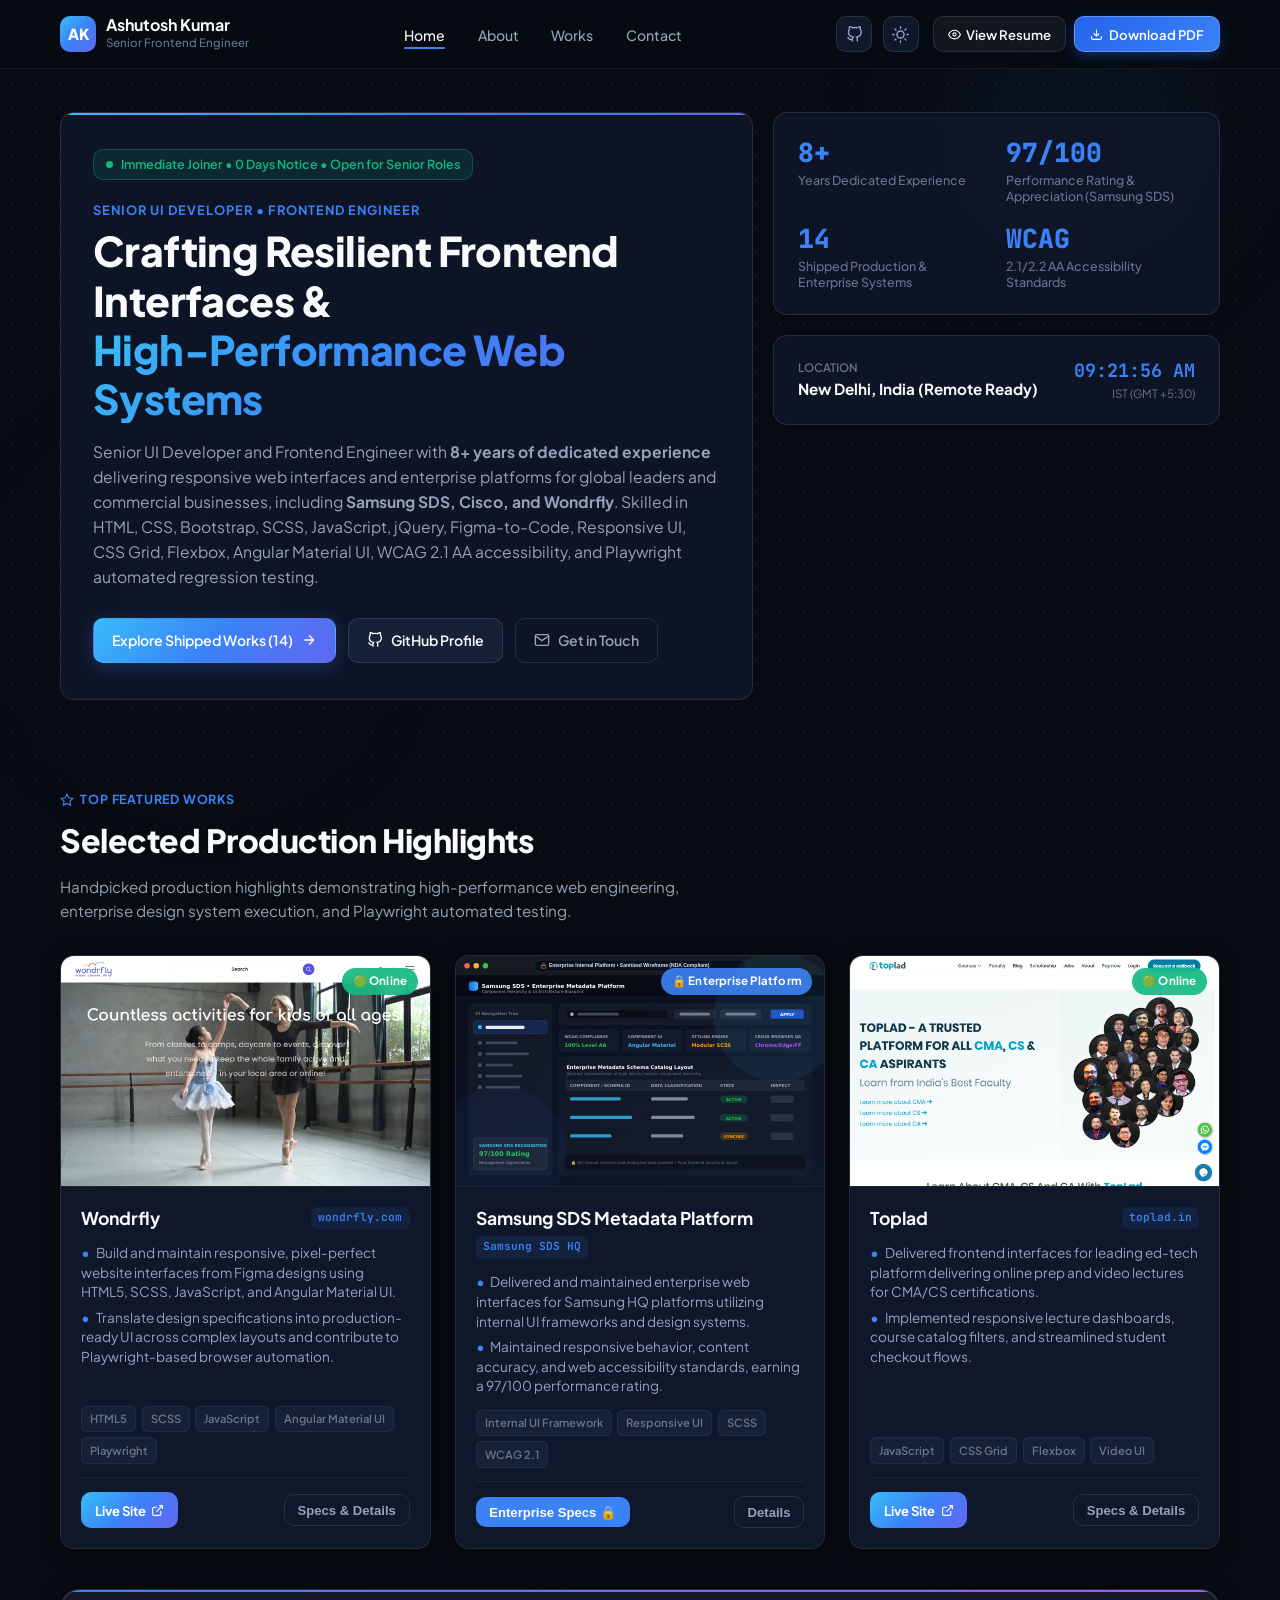
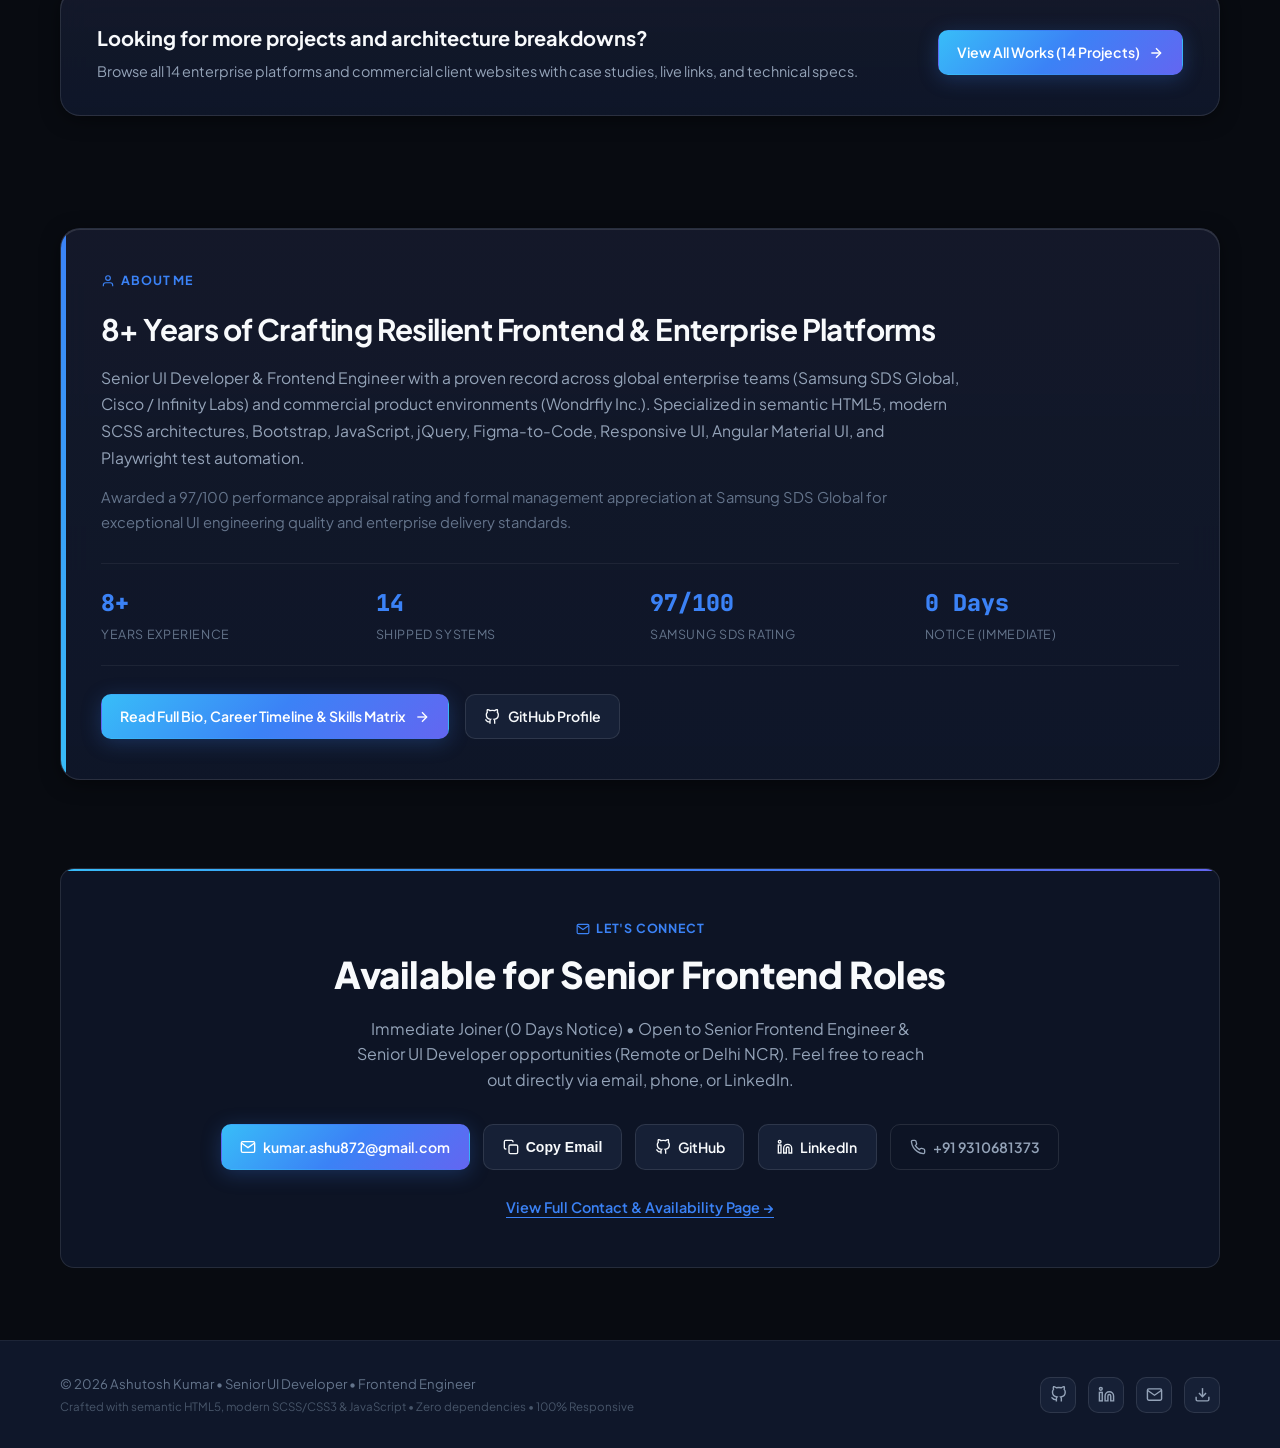
<file: index.html>
<!DOCTYPE html>
<html lang="en" data-theme="dark">
<head>
  <meta charset="UTF-8">
  <meta name="viewport" content="width=device-width, initial-scale=1.0">
  <meta name="description" content="Portfolio of Ashutosh Kumar: Senior Frontend Engineer & Senior UI Developer with 8+ years experience (Samsung SDS, Cisco, Wondrfly). Immediate Joiner (0 Days Notice).">
  <meta name="keywords" content="Ashutosh Kumar, Senior Frontend Engineer, Senior UI Developer, Web Publisher, HTML5, SCSS, JavaScript, Angular Material UI, Playwright, WCAG, Responsive Web Design">
  <meta name="author" content="Ashutosh Kumar">
  <title>Ashutosh Kumar | Senior Frontend Engineer & Senior UI Developer</title>

  <!-- OpenGraph Meta -->
  <meta property="og:type" content="website">
  <meta property="og:title" content="Ashutosh Kumar | Senior Frontend Engineer & Senior UI Developer">
  <meta property="og:description" content="Portfolio of Ashutosh Kumar: Senior Frontend Engineer & Senior UI Developer with 8+ years experience (Samsung SDS, Cisco, Wondrfly). Immediate Joiner (0 Days Notice).">
  <meta property="og:image" content="assets/projects/wondrfly.png">
  <meta name="twitter:card" content="summary_large_image">

  <!-- Favicon -->
  <link rel="icon" href="data:image/svg+xml,<svg xmlns=%22http://www.w3.org/2000/svg%22 viewBox=%220 0 100 100%22><text y=%22.9em%22 font-size=%2290%22>⚡</text></svg>">

  <!-- Google Fonts: Plus Jakarta Sans & JetBrains Mono -->
  <link rel="preconnect" href="https://fonts.googleapis.com">
  <link rel="preconnect" href="https://fonts.gstatic.com" crossorigin>
  <link href="https://fonts.googleapis.com/css2?family=JetBrains+Mono:wght@400;500;600;700&family=Plus+Jakarta+Sans:wght@400;500;600;700;800&display=swap" rel="stylesheet">

  <!-- Stylesheet -->
  <link rel="stylesheet" href="css/style.css">
</head>
<body>

  <!-- Ambient Background Lighting -->
  <div class="ambient-glow" aria-hidden="true">
    <div class="ambient-circle-1"></div>
    <div class="ambient-circle-2"></div>
  </div>
  <div class="bg-mesh-pattern" aria-hidden="true"></div>

  <!-- Site Header & Sticky Navigation -->
  <header class="site-header" id="site-header">
    <div class="container">
      <nav class="nav-wrapper" aria-label="Main Navigation">
        <!-- Brand Link -->
        <a href="index.html" class="brand-link" aria-label="Ashutosh Kumar Home">
          <div class="monogram-badge">AK</div>
          <div class="brand-text">
            <span class="brand-name">Ashutosh Kumar</span>
            <span class="brand-role">Senior Frontend Engineer</span>
          </div>
        </a>

        <!-- Desktop Navigation Pill Tabs -->
        <ul class="nav-links" id="nav-links">
          <li><a href="index.html" class="nav-link active">Home</a></li>
          <li><a href="about.html" class="nav-link">About</a></li>
          <li><a href="works.html" class="nav-link">Works</a></li>
          <li><a href="contact.html" class="nav-link">Contact</a></li>
          <li class="mobile-only-resume"><a href="assets/Ashutosh_Kumar_ATS_Resume.html" target="_blank" rel="noopener noreferrer" class="nav-link">👁️ View Resume</a></li>
          <li class="mobile-only-resume"><a href="assets/Ashutosh_Kumar_Resume.pdf" class="nav-link" download="Ashutosh_Kumar_Resume.pdf">📥 Download PDF (Resume)</a></li>
        </ul>

        <!-- Nav Action Buttons: Differentiated CTAs -->
        <div class="nav-actions">
          <a href="https://github.com/ashutosh872" target="_blank" rel="noopener noreferrer" class="nav-github-btn" aria-label="GitHub Profile (ashutosh872)" title="GitHub: ashutosh872">
            <svg viewBox="0 0 24 24" fill="none" stroke="currentColor" stroke-width="2">
              <path d="M9 19c-5 1.5-5-2.5-7-3m14 6v-3.87a3.37 3.37 0 0 0-.94-2.61c3.14-.35 6.44-1.54 6.44-7A5.44 5.44 0 0 0 20 4.77 5.07 5.07 0 0 0 19.91 1S18.73.65 16 2.48a13.38 13.38 0 0 0-7 0C6.27.65 5.09 1 5.09 1A5.07 5.07 0 0 0 5 4.77a5.44 5.44 0 0 0-1.5 3.78c0 5.42 3.3 6.61 6.44 7A3.37 3.37 0 0 0 9 18.13V22"></path>
            </svg>
          </a>

          <button class="theme-toggle-btn" id="theme-toggle-btn" aria-label="Toggle Theme (Dark/Light)">
            <svg id="sun-icon" viewBox="0 0 24 24" fill="none" stroke="currentColor" stroke-width="2" stroke-linecap="round" stroke-linejoin="round">
              <circle cx="12" cy="12" r="5"></circle>
              <line x1="12" y1="1" x2="12" y2="3"></line>
              <line x1="12" y1="21" x2="12" y2="23"></line>
              <line x1="4.22" y1="4.22" x2="5.64" y2="5.64"></line>
              <line x1="18.36" y1="18.36" x2="19.78" y2="19.78"></line>
              <line x1="1" y1="12" x2="3" y2="12"></line>
              <line x1="21" y1="12" x2="23" y2="12"></line>
              <line x1="4.22" y1="19.78" x2="5.64" y2="18.36"></line>
              <line x1="18.36" y1="5.64" x2="19.78" y2="4.22"></line>
            </svg>
            <svg id="moon-icon" viewBox="0 0 24 24" fill="none" stroke="currentColor" stroke-width="2" stroke-linecap="round" stroke-linejoin="round" style="display: none;">
              <path d="M21 12.79A9 9 0 1 1 11.21 3 7 7 0 0 0 21 12.79z"></path>
            </svg>
          </button>

          <!-- Differentiated Resume CTAs on Desktop -->
          <div class="nav-resume-group">
            <a href="assets/Ashutosh_Kumar_ATS_Resume.html" target="_blank" rel="noopener noreferrer" class="btn-nav-ats" title="View formatted resume in browser (Zero Download)">
              <svg viewBox="0 0 24 24" width="13" height="13" fill="none" stroke="currentColor" stroke-width="2">
                <path d="M1 12s4-8 11-8 11 8 11 8-4 8-11 8-11-8-11-8z"></path>
                <circle cx="12" cy="12" r="3"></circle>
              </svg>
              <span>View Resume</span>
            </a>

            <a href="assets/Ashutosh_Kumar_Resume.pdf" download="Ashutosh_Kumar_Resume.pdf" class="btn-nav-pdf" title="Download official resume PDF (Printable)">
              <svg viewBox="0 0 24 24" width="13" height="13" fill="none" stroke="currentColor" stroke-width="2">
                <path d="M21 15v4a2 2 0 0 1-2 2H5a2 2 0 0 1-2-2v-4"></path>
                <polyline points="7 10 12 15 17 10"></polyline>
                <line x1="12" y1="15" x2="12" y2="3"></line>
              </svg>
              <span>Download PDF</span>
            </a>
          </div>

          <button class="mobile-toggle-btn" id="mobile-toggle-btn" aria-label="Toggle Navigation Menu">
            <span></span>
            <span></span>
            <span></span>
          </button>
        </div>
      </nav>
    </div>
  </header>


  <main id="main-content">
    <!-- Hero Section (Senior Intro, Immediate Joiner, GitHub & Stats Bento) -->
    <section class="hero-section" id="hero">
      <div class="container">
        <div class="hero-bento-grid">
          
          <!-- Main Hero Bio -->
          <div class="hero-main-card">
            <div>
              <div class="status-pill">
                <span class="status-dot-pulse"></span>
                <span>Immediate Joiner &bull; 0 Days Notice &bull; Open for Senior Roles</span>
              </div>

              <div class="hero-subtitle">Senior UI Developer &bull; Frontend Engineer</div>
              <h1 class="hero-title">
                Crafting Resilient Frontend Interfaces &amp; <span class="text-gradient">High-Performance Web Systems</span>
              </h1>
              <p class="hero-bio">
                Senior UI Developer and Frontend Engineer with <strong>8+ years of dedicated experience</strong> delivering responsive web interfaces and enterprise platforms for global leaders and commercial businesses, including <strong>Samsung SDS, Cisco, and Wondrfly</strong>. Skilled in HTML, CSS, Bootstrap, SCSS, JavaScript, jQuery, Figma-to-Code, Responsive UI, CSS Grid, Flexbox, Angular Material UI, WCAG 2.1 AA accessibility, and Playwright automated regression testing.
              </p>
            </div>

            <div class="hero-cta-group">
              <a href="works.html" class="btn btn-primary">
                <span>Explore Shipped Works (14)</span>
                <svg viewBox="0 0 24 24" fill="none" stroke="currentColor" stroke-width="2">
                  <path d="M5 12h14M12 5l7 7-7 7"/>
                </svg>
              </a>

              <a href="https://github.com/ashutosh872" target="_blank" rel="noopener noreferrer" class="btn btn-secondary" aria-label="GitHub Profile">
                <svg viewBox="0 0 24 24" fill="none" stroke="currentColor" stroke-width="2">
                  <path d="M9 19c-5 1.5-5-2.5-7-3m14 6v-3.87a3.37 3.37 0 0 0-.94-2.61c3.14-.35 6.44-1.54 6.44-7A5.44 5.44 0 0 0 20 4.77 5.07 5.07 0 0 0 19.91 1S18.73.65 16 2.48a13.38 13.38 0 0 0-7 0C6.27.65 5.09 1 5.09 1A5.07 5.07 0 0 0 5 4.77a5.44 5.44 0 0 0-1.5 3.78c0 5.42 3.3 6.61 6.44 7A3.37 3.37 0 0 0 9 18.13V22"></path>
                </svg>
                <span>GitHub Profile</span>
              </a>

              <a href="contact.html" class="btn btn-outline">
                <svg viewBox="0 0 24 24" fill="none" stroke="currentColor" stroke-width="2">
                  <path d="M4 4h16c1.1 0 2 .9 2 2v12c0 1.1-.9 2-2 2H4c-1.1 0-2-.9-2-2V6c0-1.1.9-2 2-2z"></path>
                  <polyline points="22,6 12,13 2,6"></polyline>
                </svg>
                <span>Get in Touch</span>
              </a>
            </div>
          </div>

          <!-- Side Stack: Core Metrics directly from resume -->
          <div class="hero-side-stack">
            <div class="bento-metrics-tile">
              <div class="metric-item">
                <span class="metric-value highlight-blue">8+</span>
                <span class="metric-label">Years Dedicated Experience</span>
              </div>
              <div class="metric-item">
                <span class="metric-value highlight-emerald">97/100</span>
                <span class="metric-label">Performance Rating &amp; Appreciation (Samsung SDS)</span>
              </div>
              <div class="metric-item">
                <span class="metric-value highlight-amber">14</span>
                <span class="metric-label">Shipped Production &amp; Enterprise Systems</span>
              </div>
              <div class="metric-item">
                <span class="metric-value">WCAG</span>
                <span class="metric-label">2.1/2.2 AA Accessibility Standards</span>
              </div>
            </div>

            <!-- Location & Time -->
            <div class="bento-location-card">
              <div class="location-info">
                <span class="location-title">Location</span>
                <span class="location-place">New Delhi, India (Remote Ready)</span>
              </div>
              <div class="clock-display">
                <span class="clock-time live-clock" id="live-clock">--:--:--</span>
                <span class="clock-tz">IST (GMT +5:30)</span>
              </div>
            </div>
          </div>

        </div>
      </div>
    </section>

    <!-- Featured Projects (Top 3 Shipped Projects) -->
    <section class="projects-section" id="projects">
      <div class="container">
        
        <div class="section-header">
          <div class="section-tag">
            <svg viewBox="0 0 24 24" width="14" height="14" fill="none" stroke="currentColor" stroke-width="2">
              <polygon points="12 2 15.09 8.26 22 9.27 17 14.14 18.18 21.02 12 17.77 5.82 21.02 7 14.14 2 9.27 8.91 8.26 12 2"></polygon>
            </svg>
            <span>Top Featured Works</span>
          </div>
          <h2 class="section-title">Selected Production Highlights</h2>
          <p class="section-desc">
            Handpicked production highlights demonstrating high-performance web engineering, enterprise design system execution, and Playwright automated testing.
          </p>
        </div>

        <!-- 3 Featured Projects Grid -->
        <div class="projects-grid" id="projects-grid">
          <!-- 1. WONDRFLY (Real Website Screen) -->
          <article class="project-card" data-category="commercial">
            <div class="card-media-wrapper">
              <img src="assets/projects/wondrfly.png" alt="Wondrfly Live Website Screen" class="card-media-img" loading="lazy">
              <span class="card-media-badge badge-online">🟢 Online</span>
            </div>
            <div class="card-content">
              <div class="card-header-row">
                <h3 class="project-title">Wondrfly</h3>
                <span class="project-domain-tag">wondrfly.com</span>
              </div>
              <div class="project-two-lines">
                <span class="desc-line">
                  <span class="desc-bullet">•</span>Build and maintain responsive, pixel-perfect website interfaces from Figma designs using HTML5, SCSS, JavaScript, and Angular Material UI.
                </span>
                <span class="desc-line">
                  <span class="desc-bullet">•</span>Translate design specifications into production-ready UI across complex layouts and contribute to Playwright-based browser automation.
                </span>
              </div>
              <div class="card-tech-stack">
                <span class="tech-badge">HTML5</span>
                <span class="tech-badge">SCSS</span>
                <span class="tech-badge">JavaScript</span>
                <span class="tech-badge">Angular Material UI</span>
                <span class="tech-badge">Playwright</span>
              </div>
              <div class="card-action-footer">
                <a href="https://www.wondrfly.com" target="_blank" rel="noopener noreferrer" class="btn-live-link">
                  <span>Live Site</span>
                  <svg viewBox="0 0 24 24" fill="none" stroke="currentColor" stroke-width="2"><path d="M18 13v6a2 2 0 0 1-2 2H5a2 2 0 0 1-2-2V8a2 2 0 0 1 2-2h6M15 3h6v6M10 14L21 3"/></svg>
                </a>
                <button class="btn-view-details" data-project-trigger="wondrfly">Specs &amp; Details</button>
              </div>
            </div>
          </article>
          <!-- 2. SAMSUNG SDS METADATA PLATFORM -->
          <article class="project-card" data-category="enterprise">
            <div class="card-media-wrapper">
              <img src="assets/projects/samsung-metadata.svg" alt="Samsung SDS Metadata Platform Interface" class="card-media-img" loading="lazy">
              <span class="card-media-badge badge-enterprise">🔒 Enterprise Platform</span>
            </div>
            <div class="card-content">
              <div class="card-header-row">
                <h3 class="project-title">Samsung SDS Metadata Platform</h3>
                <span class="project-domain-tag">Samsung SDS HQ</span>
              </div>
              <div class="project-two-lines">
                <span class="desc-line">
                  <span class="desc-bullet">•</span>Delivered and maintained enterprise web interfaces for Samsung HQ platforms utilizing internal UI frameworks and design systems.
                </span>
                <span class="desc-line">
                  <span class="desc-bullet">•</span>Maintained responsive behavior, content accuracy, and web accessibility standards, earning a 97/100 performance rating.
                </span>
              </div>
              <div class="card-tech-stack">
                <span class="tech-badge">Internal UI Framework</span>
                <span class="tech-badge">Responsive UI</span>
                <span class="tech-badge">SCSS</span>
                <span class="tech-badge">WCAG 2.1</span>
              </div>
              <div class="card-action-footer">
                <button class="btn-enterprise-specs" data-project-trigger="samsung-metadata">
                  <span>Enterprise Specs 🔒</span>
                </button>
                <button class="btn-view-details" data-project-trigger="samsung-metadata">Details</button>
              </div>
            </div>
          </article>
          <!-- 8. TOPLAD (Real Website Screen) -->
          <article class="project-card" data-category="commercial">
            <div class="card-media-wrapper">
              <img src="assets/projects/toplad.png" alt="Toplad Live Website Screen" class="card-media-img" loading="lazy">
              <span class="card-media-badge badge-online">🟢 Online</span>
            </div>
            <div class="card-content">
              <div class="card-header-row">
                <h3 class="project-title">Toplad</h3>
                <span class="project-domain-tag">toplad.in</span>
              </div>
              <div class="project-two-lines">
                <span class="desc-line">
                  <span class="desc-bullet">•</span>Delivered frontend interfaces for leading ed-tech platform delivering online prep and video lectures for CMA/CS certifications.
                </span>
                <span class="desc-line">
                  <span class="desc-bullet">•</span>Implemented responsive lecture dashboards, course catalog filters, and streamlined student checkout flows.
                </span>
              </div>
              <div class="card-tech-stack">
                <span class="tech-badge">JavaScript</span>
                <span class="tech-badge">CSS Grid</span>
                <span class="tech-badge">Flexbox</span>
                <span class="tech-badge">Video UI</span>
              </div>
              <div class="card-action-footer">
                <a href="https://toplad.in" target="_blank" rel="noopener noreferrer" class="btn-live-link">
                  <span>Live Site</span>
                  <svg viewBox="0 0 24 24" fill="none" stroke="currentColor" stroke-width="2"><path d="M18 13v6a2 2 0 0 1-2 2H5a2 2 0 0 1-2-2V8a2 2 0 0 1 2-2h6M15 3h6v6M10 14L21 3"/></svg>
                </a>
                <button class="btn-view-details" data-project-trigger="toplad">Specs &amp; Details</button>
              </div>
            </div>
          </article>
        </div>

        <!-- View All Works Banner -->
        <div class="view-all-banner">
          <div class="view-all-info">
            <h3>Looking for more projects and architecture breakdowns?</h3>
            <p>Browse all 14 enterprise platforms and commercial client websites with case studies, live links, and technical specs.</p>
          </div>
          <a href="works.html" class="btn btn-primary">
            <span>View All Works (14 Projects)</span>
            <svg viewBox="0 0 24 24" fill="none" stroke="currentColor" stroke-width="2">
              <line x1="5" y1="12" x2="19" y2="12"></line>
              <polyline points="12 5 19 12 12 19"></polyline>
            </svg>
          </a>
        </div>

      </div>
    </section>

    <!-- About Me Summary Section -->
    <section class="about-preview-section" id="about-preview">
      <div class="container">
        <div class="about-preview-card">
          <div class="about-preview-content">
            <div class="section-tag">
              <svg viewBox="0 0 24 24" width="14" height="14" fill="none" stroke="currentColor" stroke-width="2">
                <path d="M20 21v-2a4 4 0 0 0-4-4H8a4 4 0 0 0-4 4v2"></path>
                <circle cx="12" cy="7" r="4"></circle>
              </svg>
              <span>About Me</span>
            </div>
            <h2 class="about-preview-title">8+ Years of Crafting Resilient Frontend &amp; Enterprise Platforms</h2>
            <p class="about-preview-text">
              Senior UI Developer &amp; Frontend Engineer with a proven record across global enterprise teams (Samsung SDS Global, Cisco / Infinity Labs) and commercial product environments (Wondrfly Inc.). Specialized in semantic HTML5, modern SCSS architectures, Bootstrap, JavaScript, jQuery, Figma-to-Code, Responsive UI, Angular Material UI, and Playwright test automation.
            </p>
            <p class="about-preview-text" style="color: var(--text-muted); font-size: 0.92rem;">
              Awarded a 97/100 performance appraisal rating and formal management appreciation at Samsung SDS Global for exceptional UI engineering quality and enterprise delivery standards.
            </p>

            <div class="about-preview-highlights">
              <div class="preview-stat-item">
                <span class="preview-stat-num">8+</span>
                <span class="preview-stat-lbl">Years Experience</span>
              </div>
              <div class="preview-stat-item">
                <span class="preview-stat-num">14</span>
                <span class="preview-stat-lbl">Shipped Systems</span>
              </div>
              <div class="preview-stat-item">
                <span class="preview-stat-num">97/100</span>
                <span class="preview-stat-lbl">Samsung SDS Rating</span>
              </div>
              <div class="preview-stat-item">
                <span class="preview-stat-num">0 Days</span>
                <span class="preview-stat-lbl">Notice (Immediate)</span>
              </div>
            </div>

            <div class="about-preview-actions">
              <a href="about.html" class="btn btn-primary">
                <span>Read Full Bio, Career Timeline &amp; Skills Matrix</span>
                <svg viewBox="0 0 24 24" fill="none" stroke="currentColor" stroke-width="2">
                  <line x1="5" y1="12" x2="19" y2="12"></line>
                  <polyline points="12 5 19 12 12 19"></polyline>
                </svg>
              </a>
              <a href="https://github.com/ashutosh872" target="_blank" rel="noopener noreferrer" class="btn btn-secondary">
                <svg viewBox="0 0 24 24" fill="none" stroke="currentColor" stroke-width="2">
                  <path d="M9 19c-5 1.5-5-2.5-7-3m14 6v-3.87a3.37 3.37 0 0 0-.94-2.61c3.14-.35 6.44-1.54 6.44-7A5.44 5.44 0 0 0 20 4.77 5.07 5.07 0 0 0 19.91 1S18.73.65 16 2.48a13.38 13.38 0 0 0-7 0C6.27.65 5.09 1 5.09 1A5.07 5.07 0 0 0 5 4.77a5.44 5.44 0 0 0-1.5 3.78c0 5.42 3.3 6.61 6.44 7A3.37 3.37 0 0 0 9 18.13V22"></path>
                </svg>
                <span>GitHub Profile</span>
              </a>
            </div>
          </div>
        </div>
      </div>
    </section>

    <!-- Quick Contact Section on Home -->
    <section class="contact-section" id="contact">
      <div class="container">
        <div class="contact-card">
          <div class="section-tag" style="justify-content: center;">
            <svg viewBox="0 0 24 24" width="14" height="14" fill="none" stroke="currentColor" stroke-width="2">
              <path d="M4 4h16c1.1 0 2 .9 2 2v12c0 1.1-.9 2-2 2H4c-1.1 0-2-.9-2-2V6c0-1.1.9-2 2-2z"></path>
              <polyline points="22,6 12,13 2,6"></polyline>
            </svg>
            <span>Let's Connect</span>
          </div>
          <h2 class="contact-title">Available for Senior Frontend Roles</h2>
          <p class="contact-desc">
            Immediate Joiner (0 Days Notice) &bull; Open to Senior Frontend Engineer &amp; Senior UI Developer opportunities (Remote or Delhi NCR). Feel free to reach out directly via email, phone, or LinkedIn.
          </p>

          <div class="contact-actions-row">
            <a href="mailto:kumar.ashu872@gmail.com" class="btn btn-primary">
              <svg viewBox="0 0 24 24" fill="none" stroke="currentColor" stroke-width="2">
                <path d="M4 4h16c1.1 0 2 .9 2 2v12c0 1.1-.9 2-2 2H4c-1.1 0-2-.9-2-2V6c0-1.1.9-2 2-2z"></path>
                <polyline points="22,6 12,13 2,6"></polyline>
              </svg>
              <span>kumar.ashu872@gmail.com</span>
            </a>

            <button class="btn btn-secondary copy-email-btn" type="button">
              <svg viewBox="0 0 24 24" fill="none" stroke="currentColor" stroke-width="2">
                <rect x="9" y="9" width="13" height="13" rx="2" ry="2"></rect>
                <path d="M5 15H4a2 2 0 0 1-2-2V4a2 2 0 0 1 2-2h9a2 2 0 0 1 2 2v1"></path>
              </svg>
              <span>Copy Email</span>
            </button>

            <a href="https://github.com/ashutosh872" target="_blank" rel="noopener noreferrer" class="btn btn-secondary">
              <svg viewBox="0 0 24 24" fill="none" stroke="currentColor" stroke-width="2">
                <path d="M9 19c-5 1.5-5-2.5-7-3m14 6v-3.87a3.37 3.37 0 0 0-.94-2.61c3.14-.35 6.44-1.54 6.44-7A5.44 5.44 0 0 0 20 4.77 5.07 5.07 0 0 0 19.91 1S18.73.65 16 2.48a13.38 13.38 0 0 0-7 0C6.27.65 5.09 1 5.09 1A5.07 5.07 0 0 0 5 4.77a5.44 5.44 0 0 0-1.5 3.78c0 5.42 3.3 6.61 6.44 7A3.37 3.37 0 0 0 9 18.13V22"></path>
              </svg>
              <span>GitHub</span>
            </a>

            <a href="https://linkedin.com/in/kumarashu872" target="_blank" rel="noopener noreferrer" class="btn btn-secondary">
              <svg viewBox="0 0 24 24" fill="none" stroke="currentColor" stroke-width="2">
                <path d="M16 8a6 6 0 0 1 6 6v7h-4v-7a2 2 0 0 0-2-2 2 2 0 0 0-2 2v7h-4v-7a6 6 0 0 1 6-6z"></path>
                <rect x="2" y="9" width="4" height="12"></rect>
                <circle cx="4" cy="4" r="2"></circle>
              </svg>
              <span>LinkedIn</span>
            </a>

            <a href="tel:+919310681373" class="btn btn-outline">
              <svg viewBox="0 0 24 24" fill="none" stroke="currentColor" stroke-width="2">
                <path d="M22 16.92v3a2 2 0 0 1-2.18 2 19.79 19.79 0 0 1-8.63-3.07 19.5 19.5 0 0 1-6-6 19.79 19.79 0 0 1-3.07-8.67A2 2 0 0 1 4.11 2h3a2 2 0 0 1 2 1.72 12.84 12.84 0 0 0 .7 2.81 2 2 0 0 1-.45 2.11L8.09 9.91a16 16 0 0 0 6 6l1.27-1.27a2 2 0 0 1 2.11-.45 12.84 12.84 0 0 0 2.81.7A2 2 0 0 1 22 16.92z"></path>
              </svg>
              <span>+91 9310681373</span>
            </a>
          </div>

          <div style="margin-top: 1.5rem; text-align: center;">
            <a href="contact.html" style="font-size: 0.9rem; color: var(--accent-primary); font-weight: 600; text-decoration: underline; text-underline-offset: 4px;">
              View Full Contact &amp; Availability Page &rarr;
            </a>
          </div>
        </div>
      </div>
    </section>
  </main>

  <!-- Site Footer -->
  <footer class="site-footer">
    <div class="container">
      <div class="footer-content">
        <div class="footer-left">
          <span class="footer-copy">&copy; 2026 Ashutosh Kumar &bull; Senior UI Developer &bull; Frontend Engineer</span>
          <span class="footer-compliance">Crafted with semantic HTML5, modern SCSS/CSS3 &amp; JavaScript &bull; Zero dependencies &bull; 100% Responsive</span>
        </div>

        <div class="footer-social-links">
          <a href="https://github.com/ashutosh872" target="_blank" rel="noopener noreferrer" class="social-icon-link" aria-label="GitHub Profile (ashutosh872)" title="GitHub: ashutosh872">
            <svg viewBox="0 0 24 24" fill="none" stroke="currentColor" stroke-width="2">
              <path d="M9 19c-5 1.5-5-2.5-7-3m14 6v-3.87a3.37 3.37 0 0 0-.94-2.61c3.14-.35 6.44-1.54 6.44-7A5.44 5.44 0 0 0 20 4.77 5.07 5.07 0 0 0 19.91 1S18.73.65 16 2.48a13.38 13.38 0 0 0-7 0C6.27.65 5.09 1 5.09 1A5.07 5.07 0 0 0 5 4.77a5.44 5.44 0 0 0-1.5 3.78c0 5.42 3.3 6.61 6.44 7A3.37 3.37 0 0 0 9 18.13V22"></path>
            </svg>
          </a>
          <a href="https://linkedin.com/in/kumarashu872" target="_blank" rel="noopener noreferrer" class="social-icon-link" aria-label="LinkedIn Profile" title="LinkedIn Profile">
            <svg viewBox="0 0 24 24" fill="none" stroke="currentColor" stroke-width="2">
              <path d="M16 8a6 6 0 0 1 6 6v7h-4v-7a2 2 0 0 0-2-2 2 2 0 0 0-2 2v7h-4v-7a6 6 0 0 1 6-6z"></path>
              <rect x="2" y="9" width="4" height="12"></rect>
              <circle cx="4" cy="4" r="2"></circle>
            </svg>
          </a>
          <a href="mailto:kumar.ashu872@gmail.com" class="social-icon-link" aria-label="Email Ashutosh" title="Email: kumar.ashu872@gmail.com">
            <svg viewBox="0 0 24 24" fill="none" stroke="currentColor" stroke-width="2">
              <path d="M4 4h16c1.1 0 2 .9 2 2v12c0 1.1-.9 2-2 2H4c-1.1 0-2-.9-2-2V6c0-1.1.9-2 2-2z"></path>
              <polyline points="22,6 12,13 2,6"></polyline>
            </svg>
          </a>
          <a href="assets/Ashutosh_Kumar_Resume.pdf" download="Ashutosh_Kumar_Resume.pdf" class="social-icon-link" aria-label="Download Resume PDF" title="Download Resume PDF">
            <svg viewBox="0 0 24 24" fill="none" stroke="currentColor" stroke-width="2">
              <path d="M21 15v4a2 2 0 0 1-2 2H5a2 2 0 0 1-2-2v-4"/>
              <polyline points="7 10 12 15 17 10"/>
              <line x1="12" y1="15" x2="12" y2="3"/>
            </svg>
          </a>
        </div>
      </div>
    </div>
  </footer>

  <!-- Project Details Modal -->
  <div class="modal-overlay" id="case-study-modal" role="dialog" aria-modal="true" aria-labelledby="modal-title">
    <div class="modal-dialog">
      <button class="modal-close-btn" id="modal-close-btn" aria-label="Close Project Details Modal">
        <svg viewBox="0 0 24 24" width="18" height="18" fill="none" stroke="currentColor" stroke-width="2">
          <line x1="18" y1="6" x2="6" y2="18"></line>
          <line x1="6" y1="6" x2="18" y2="18"></line>
        </svg>
      </button>

      <div class="modal-media-wrap">
        <img id="modal-img" src="data:image/svg+xml,%3Csvg xmlns='http://www.w3.org/2000/svg' viewBox='0 0 1 1'%3E%3C/svg%3E" alt="Project Screen Preview">
      </div>

      <div class="modal-body">
        <div class="modal-title-row">
          <div>
            <h3 class="modal-title" id="modal-title">Project Title</h3>
            <span style="font-size: 0.82rem; color: var(--text-muted);" id="modal-role">Role Description</span>
          </div>
          <span class="modal-meta-tag" id="modal-domain">domain.com</span>
        </div>

        <div class="modal-two-lines-highlight">
          <div style="font-size: 0.88rem; font-weight: 600; color: var(--text-primary);" id="modal-line1">Line 1 description</div>
          <div style="font-size: 0.85rem; color: var(--text-secondary);" id="modal-line2">Line 2 description</div>
        </div>

        <div>
          <h4 class="modal-section-title">Implementation Details (From Resume)</h4>
          <p class="modal-details-text" id="modal-architecture"></p>
        </div>

        <div>
          <h4 class="modal-section-title">Measurable Results</h4>
          <p class="modal-details-text" id="modal-metrics" style="font-family: var(--font-mono); font-size: 0.82rem; color: var(--accent-primary);"></p>
        </div>

        <div>
          <h4 class="modal-section-title">Skills &amp; Technologies Applied</h4>
          <div class="card-tech-stack" id="modal-tags"></div>
        </div>

        <div class="modal-footer-actions">
          <button id="modal-share-btn" class="btn btn-outline" type="button" aria-label="Copy direct link to this project">
            <svg viewBox="0 0 24 24" width="14" height="14" fill="none" stroke="currentColor" stroke-width="2">
              <path d="M10 13a5 5 0 0 0 7.54.54l3-3a5 5 0 0 0-7.07-7.07l-1.72 1.71"></path>
              <path d="M14 11a5 5 0 0 0-7.54-.54l-3 3a5 5 0 0 0 7.07 7.07l1.71-1.71"></path>
            </svg>
            <span>Copy Direct Link</span>
          </button>
          <a id="modal-action-btn" href="#" class="btn btn-primary" style="display: none;">
            <span>Visit Live Site</span>
          </a>
        </div>
      </div>
    </div>
  </div>

  <!-- Scripts -->
  <script src="js/main.js"></script>
</body>
</html>
</file>
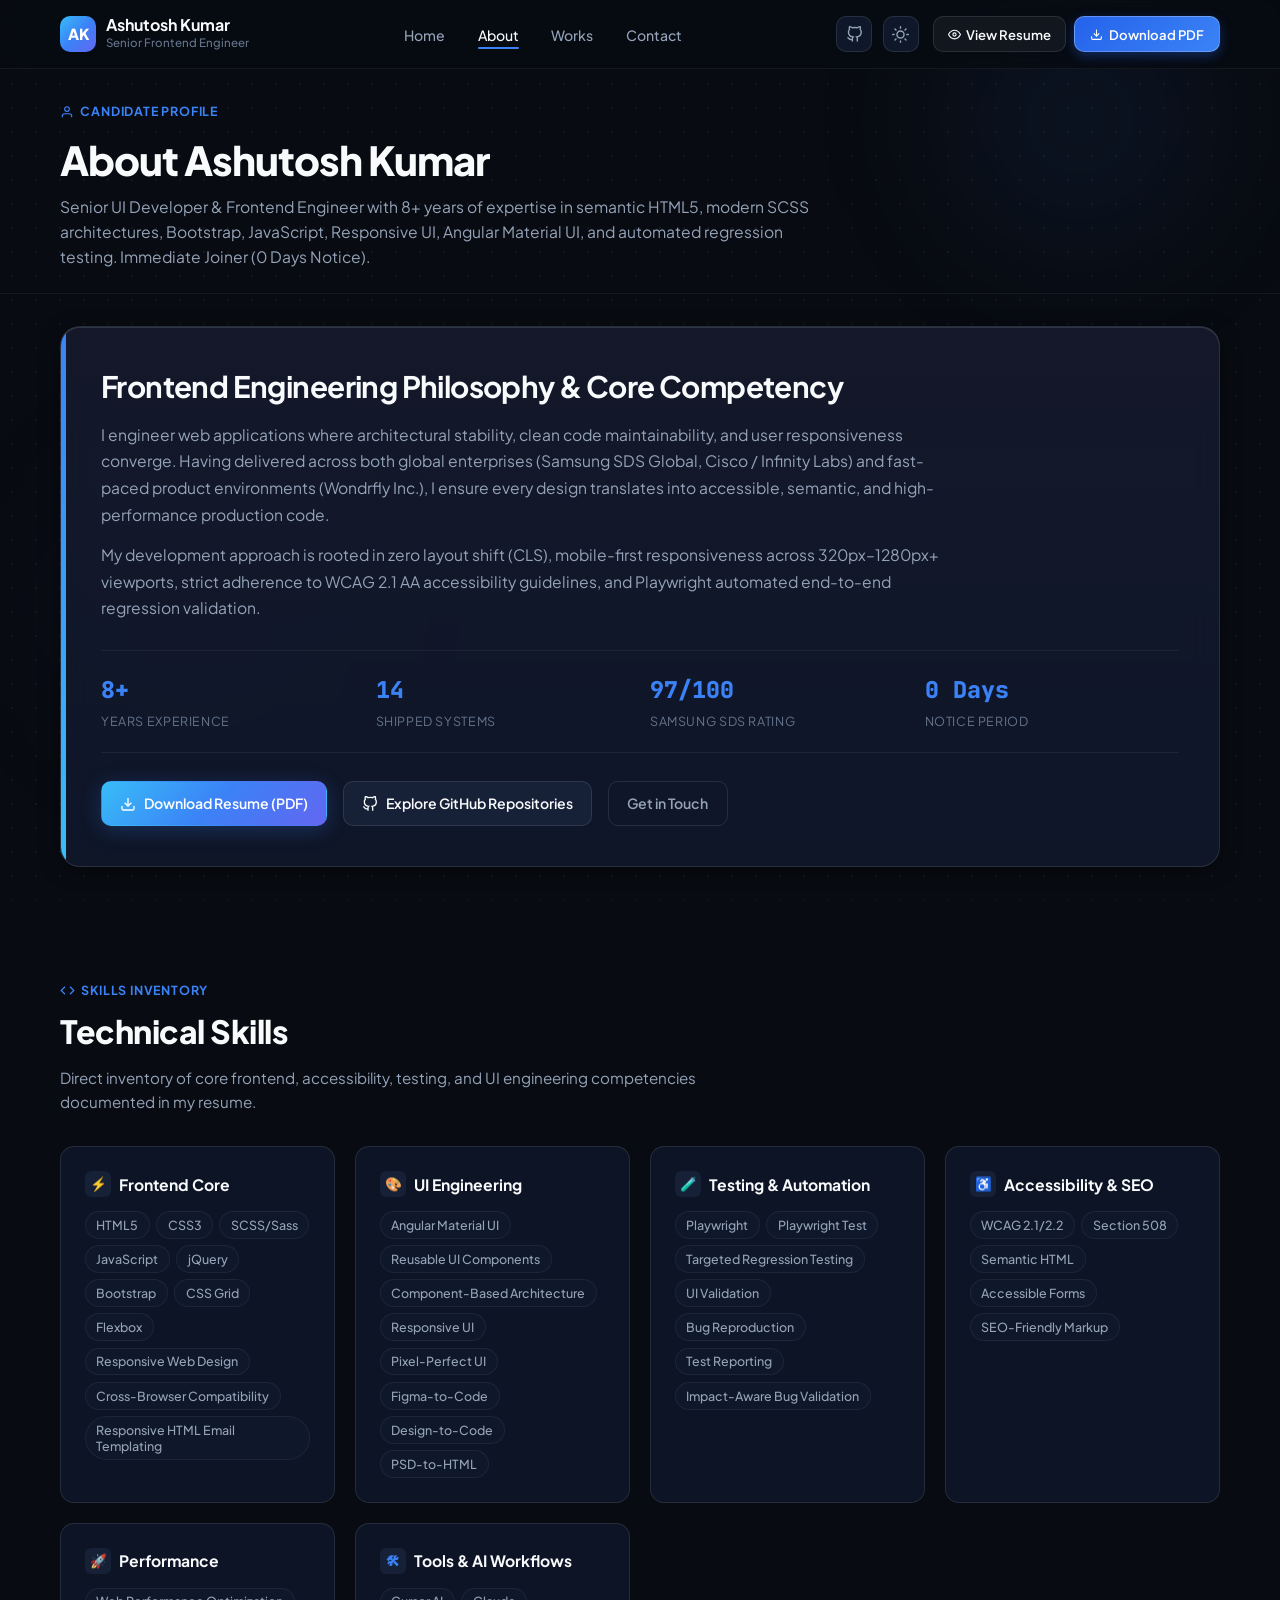
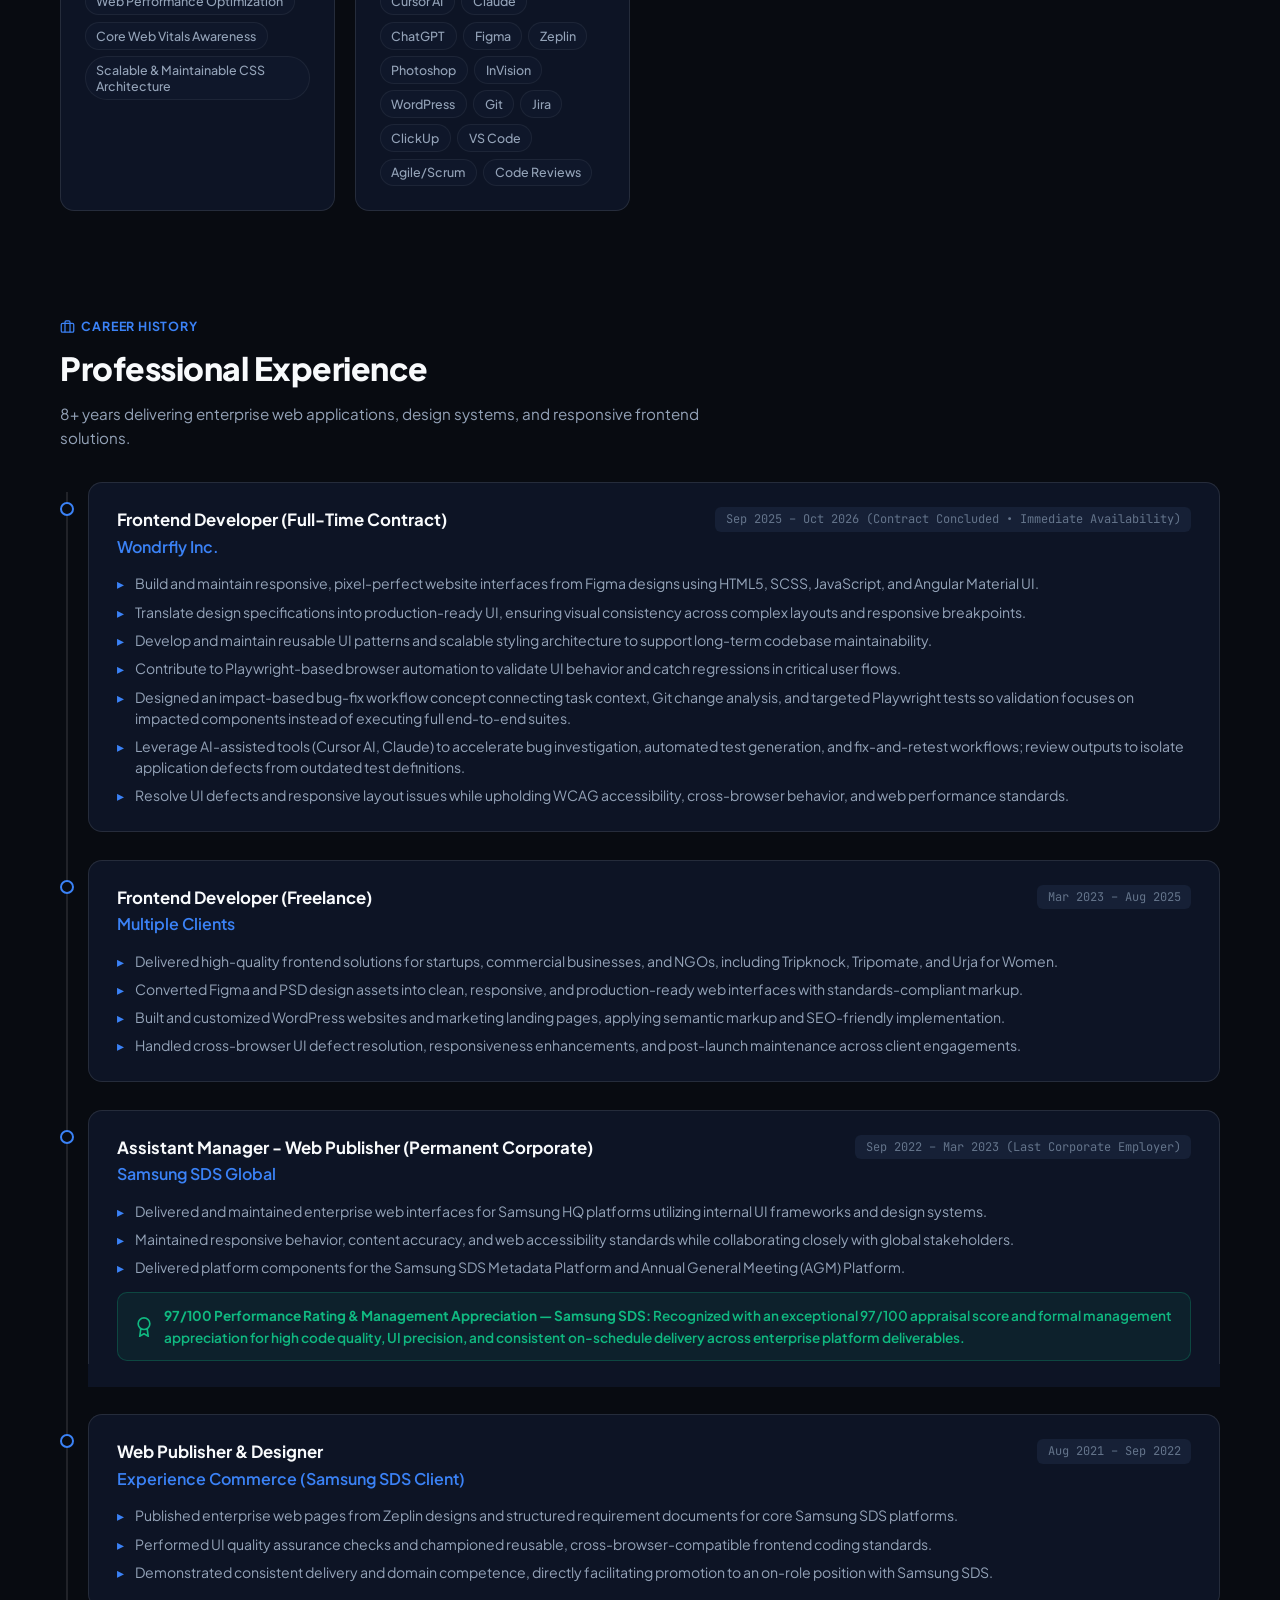
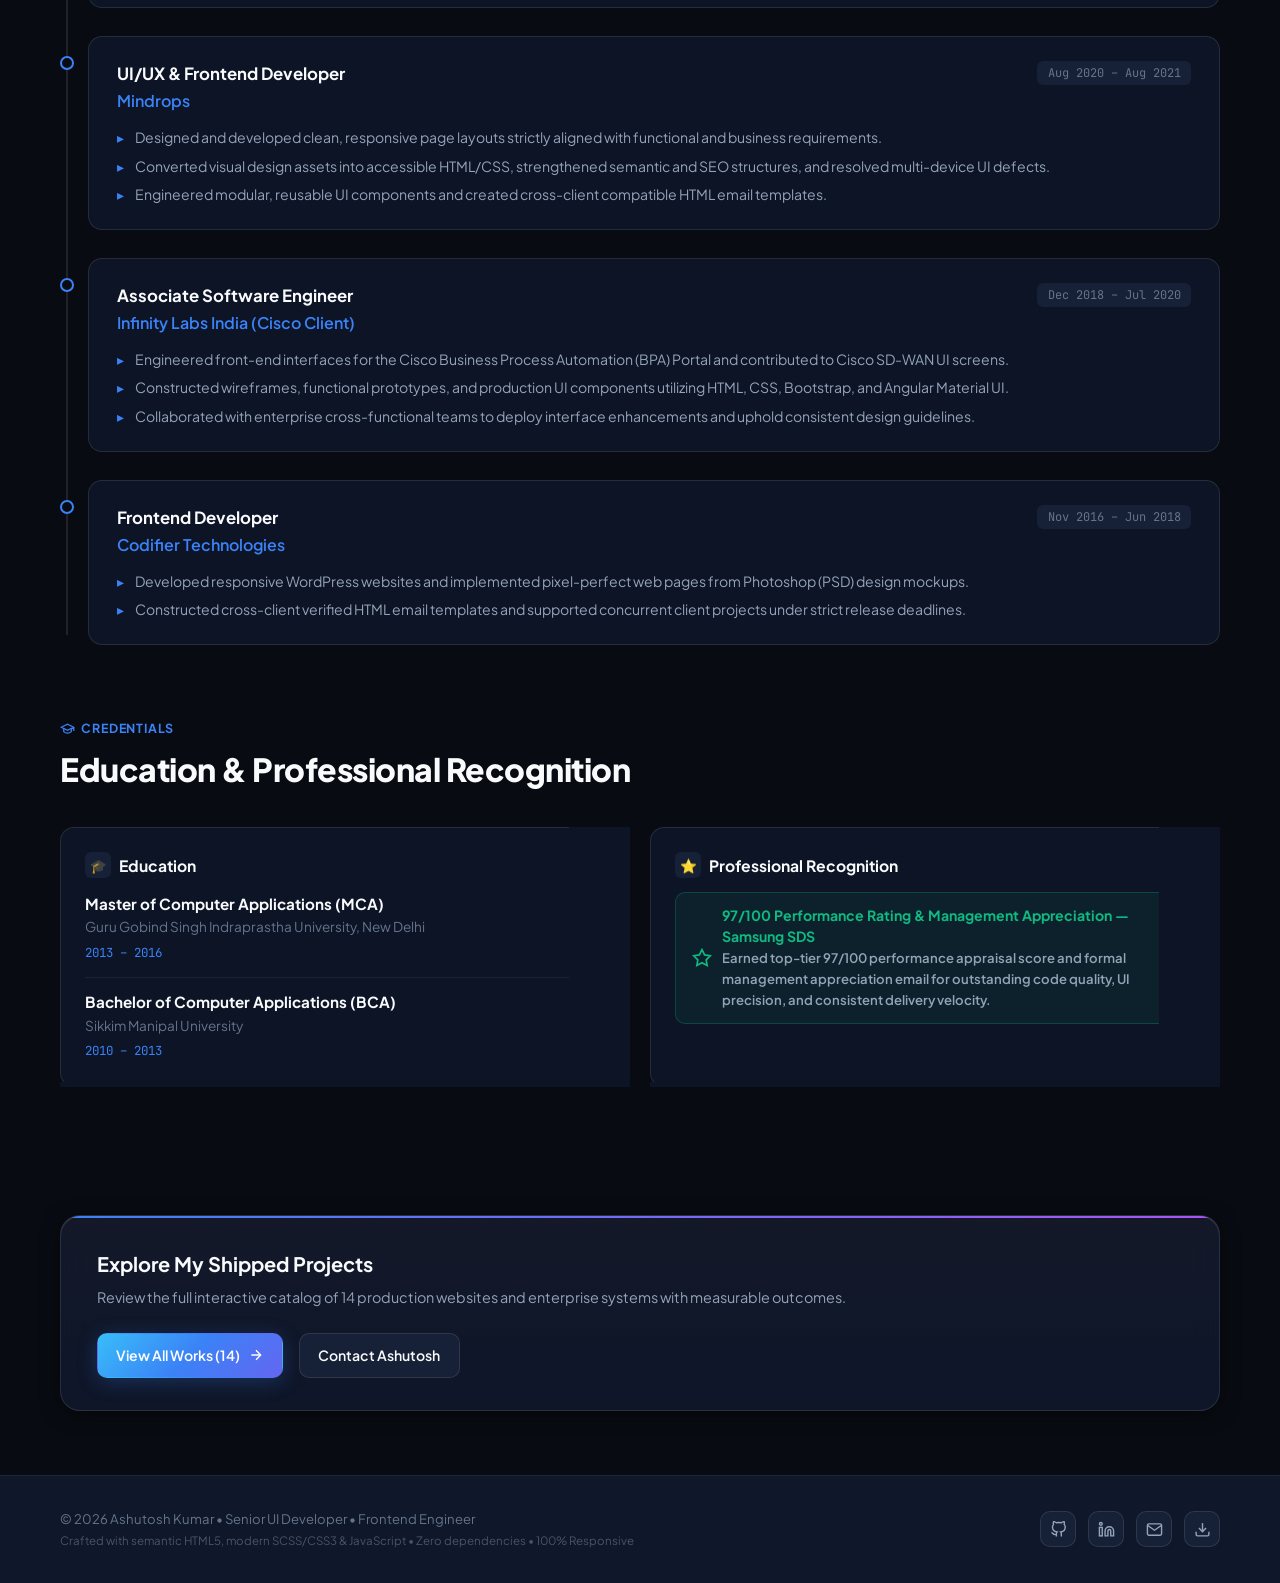
<file: about.html>
<!DOCTYPE html>
<html lang="en" data-theme="dark">
<head>
  <meta charset="UTF-8">
  <meta name="viewport" content="width=device-width, initial-scale=1.0">
  <meta name="description" content="Learn about Ashutosh Kumar: 8+ years experience, engineering philosophy, skills matrix, career timeline (Samsung SDS, Wondrfly, Cisco), and education.">
  <meta name="keywords" content="Ashutosh Kumar, Senior Frontend Engineer, Senior UI Developer, Web Publisher, HTML5, SCSS, JavaScript, Angular Material UI, Playwright, WCAG, Responsive Web Design">
  <meta name="author" content="Ashutosh Kumar">
  <title>About Ashutosh Kumar | Senior Frontend Engineer & Senior UI Developer</title>

  <!-- OpenGraph Meta -->
  <meta property="og:type" content="website">
  <meta property="og:title" content="About Ashutosh Kumar | Senior Frontend Engineer & Senior UI Developer">
  <meta property="og:description" content="Learn about Ashutosh Kumar: 8+ years experience, engineering philosophy, skills matrix, career timeline (Samsung SDS, Wondrfly, Cisco), and education.">
  <meta property="og:image" content="assets/projects/wondrfly.png">
  <meta name="twitter:card" content="summary_large_image">

  <!-- Favicon -->
  <link rel="icon" href="data:image/svg+xml,<svg xmlns=%22http://www.w3.org/2000/svg%22 viewBox=%220 0 100 100%22><text y=%22.9em%22 font-size=%2290%22>⚡</text></svg>">

  <!-- Google Fonts: Plus Jakarta Sans & JetBrains Mono -->
  <link rel="preconnect" href="https://fonts.googleapis.com">
  <link rel="preconnect" href="https://fonts.gstatic.com" crossorigin>
  <link href="https://fonts.googleapis.com/css2?family=JetBrains+Mono:wght@400;500;600;700&family=Plus+Jakarta+Sans:wght@400;500;600;700;800&display=swap" rel="stylesheet">

  <!-- Stylesheet -->
  <link rel="stylesheet" href="css/style.css">
</head>
<body>

  <!-- Ambient Background Lighting -->
  <div class="ambient-glow" aria-hidden="true">
    <div class="ambient-circle-1"></div>
    <div class="ambient-circle-2"></div>
  </div>
  <div class="bg-mesh-pattern" aria-hidden="true"></div>

  <!-- Site Header & Sticky Navigation -->
  <header class="site-header" id="site-header">
    <div class="container">
      <nav class="nav-wrapper" aria-label="Main Navigation">
        <!-- Brand Link -->
        <a href="index.html" class="brand-link" aria-label="Ashutosh Kumar Home">
          <div class="monogram-badge">AK</div>
          <div class="brand-text">
            <span class="brand-name">Ashutosh Kumar</span>
            <span class="brand-role">Senior Frontend Engineer</span>
          </div>
        </a>

        <!-- Desktop Navigation Pill Tabs -->
        <ul class="nav-links" id="nav-links">
          <li><a href="index.html" class="nav-link">Home</a></li>
          <li><a href="about.html" class="nav-link active">About</a></li>
          <li><a href="works.html" class="nav-link">Works</a></li>
          <li><a href="contact.html" class="nav-link">Contact</a></li>
          <li class="mobile-only-resume"><a href="assets/Ashutosh_Kumar_ATS_Resume.html" target="_blank" rel="noopener noreferrer" class="nav-link">👁️ View Resume</a></li>
          <li class="mobile-only-resume"><a href="assets/Ashutosh_Kumar_Resume.pdf" class="nav-link" download="Ashutosh_Kumar_Resume.pdf">📥 Download PDF (Resume)</a></li>
        </ul>

        <!-- Nav Action Buttons: Differentiated CTAs -->
        <div class="nav-actions">
          <a href="https://github.com/ashutosh872" target="_blank" rel="noopener noreferrer" class="nav-github-btn" aria-label="GitHub Profile (ashutosh872)" title="GitHub: ashutosh872">
            <svg viewBox="0 0 24 24" fill="none" stroke="currentColor" stroke-width="2">
              <path d="M9 19c-5 1.5-5-2.5-7-3m14 6v-3.87a3.37 3.37 0 0 0-.94-2.61c3.14-.35 6.44-1.54 6.44-7A5.44 5.44 0 0 0 20 4.77 5.07 5.07 0 0 0 19.91 1S18.73.65 16 2.48a13.38 13.38 0 0 0-7 0C6.27.65 5.09 1 5.09 1A5.07 5.07 0 0 0 5 4.77a5.44 5.44 0 0 0-1.5 3.78c0 5.42 3.3 6.61 6.44 7A3.37 3.37 0 0 0 9 18.13V22"></path>
            </svg>
          </a>

          <button class="theme-toggle-btn" id="theme-toggle-btn" aria-label="Toggle Theme (Dark/Light)">
            <svg id="sun-icon" viewBox="0 0 24 24" fill="none" stroke="currentColor" stroke-width="2" stroke-linecap="round" stroke-linejoin="round">
              <circle cx="12" cy="12" r="5"></circle>
              <line x1="12" y1="1" x2="12" y2="3"></line>
              <line x1="12" y1="21" x2="12" y2="23"></line>
              <line x1="4.22" y1="4.22" x2="5.64" y2="5.64"></line>
              <line x1="18.36" y1="18.36" x2="19.78" y2="19.78"></line>
              <line x1="1" y1="12" x2="3" y2="12"></line>
              <line x1="21" y1="12" x2="23" y2="12"></line>
              <line x1="4.22" y1="19.78" x2="5.64" y2="18.36"></line>
              <line x1="18.36" y1="5.64" x2="19.78" y2="4.22"></line>
            </svg>
            <svg id="moon-icon" viewBox="0 0 24 24" fill="none" stroke="currentColor" stroke-width="2" stroke-linecap="round" stroke-linejoin="round" style="display: none;">
              <path d="M21 12.79A9 9 0 1 1 11.21 3 7 7 0 0 0 21 12.79z"></path>
            </svg>
          </button>

          <!-- Differentiated Resume CTAs on Desktop -->
          <div class="nav-resume-group">
            <a href="assets/Ashutosh_Kumar_ATS_Resume.html" target="_blank" rel="noopener noreferrer" class="btn-nav-ats" title="View formatted resume in browser (Zero Download)">
              <svg viewBox="0 0 24 24" width="13" height="13" fill="none" stroke="currentColor" stroke-width="2">
                <path d="M1 12s4-8 11-8 11 8 11 8-4 8-11 8-11-8-11-8z"></path>
                <circle cx="12" cy="12" r="3"></circle>
              </svg>
              <span>View Resume</span>
            </a>

            <a href="assets/Ashutosh_Kumar_Resume.pdf" download="Ashutosh_Kumar_Resume.pdf" class="btn-nav-pdf" title="Download official resume PDF (Printable)">
              <svg viewBox="0 0 24 24" width="13" height="13" fill="none" stroke="currentColor" stroke-width="2">
                <path d="M21 15v4a2 2 0 0 1-2 2H5a2 2 0 0 1-2-2v-4"></path>
                <polyline points="7 10 12 15 17 10"></polyline>
                <line x1="12" y1="15" x2="12" y2="3"></line>
              </svg>
              <span>Download PDF</span>
            </a>
          </div>

          <button class="mobile-toggle-btn" id="mobile-toggle-btn" aria-label="Toggle Navigation Menu">
            <span></span>
            <span></span>
            <span></span>
          </button>
        </div>
      </nav>
    </div>
  </header>


  <main id="main-content">
    <!-- Compact Page Hero -->
    <section class="page-hero">
      <div class="container">
        <div class="section-tag">
          <svg viewBox="0 0 24 24" width="14" height="14" fill="none" stroke="currentColor" stroke-width="2">
            <path d="M20 21v-2a4 4 0 0 0-4-4H8a4 4 0 0 0-4 4v2"></path>
            <circle cx="12" cy="7" r="4"></circle>
          </svg>
          <span>Candidate Profile</span>
        </div>
        <h1 class="page-hero-title">About Ashutosh Kumar</h1>
        <p class="page-hero-desc">
          Senior UI Developer &amp; Frontend Engineer with 8+ years of expertise in semantic HTML5, modern SCSS architectures, Bootstrap, JavaScript, Responsive UI, Angular Material UI, and automated regression testing. Immediate Joiner (0 Days Notice).
        </p>
      </div>
    </section>

    <!-- Professional Summary Card -->
    <section class="about-overview-section" style="padding-bottom: 2rem;">
      <div class="container">
        <div class="about-preview-card" style="margin-bottom: 2rem;">
          <h2 class="about-preview-title" style="margin-top: 0;">Frontend Engineering Philosophy &amp; Core Competency</h2>
          <p class="about-preview-text">
            I engineer web applications where architectural stability, clean code maintainability, and user responsiveness converge. Having delivered across both global enterprises (Samsung SDS Global, Cisco / Infinity Labs) and fast-paced product environments (Wondrfly Inc.), I ensure every design translates into accessible, semantic, and high-performance production code.
          </p>
          <p class="about-preview-text">
            My development approach is rooted in zero layout shift (CLS), mobile-first responsiveness across 320px–1280px+ viewports, strict adherence to WCAG 2.1 AA accessibility guidelines, and Playwright automated end-to-end regression validation.
          </p>

          <div class="about-preview-highlights">
            <div class="preview-stat-item">
              <span class="preview-stat-num">8+</span>
              <span class="preview-stat-lbl">Years Experience</span>
            </div>
            <div class="preview-stat-item">
              <span class="preview-stat-num">14</span>
              <span class="preview-stat-lbl">Shipped Systems</span>
            </div>
            <div class="preview-stat-item">
              <span class="preview-stat-num">97/100</span>
              <span class="preview-stat-lbl">Samsung SDS Rating</span>
            </div>
            <div class="preview-stat-item">
              <span class="preview-stat-num">0 Days</span>
              <span class="preview-stat-lbl">Notice Period</span>
            </div>
          </div>

          <div class="about-preview-actions">
            <a href="assets/Ashutosh_Kumar_Resume.pdf" class="btn btn-primary" download="Ashutosh_Kumar_Resume.pdf">
              <svg viewBox="0 0 24 24" fill="none" stroke="currentColor" stroke-width="2">
                <path d="M21 15v4a2 2 0 0 1-2 2H5a2 2 0 0 1-2-2v-4"></path>
                <polyline points="7 10 12 15 17 10"></polyline>
                <line x1="12" y1="15" x2="12" y2="3"></line>
              </svg>
              <span>Download Resume (PDF)</span>
            </a>
            <a href="https://github.com/ashutosh872" target="_blank" rel="noopener noreferrer" class="btn btn-secondary">
              <svg viewBox="0 0 24 24" fill="none" stroke="currentColor" stroke-width="2">
                <path d="M9 19c-5 1.5-5-2.5-7-3m14 6v-3.87a3.37 3.37 0 0 0-.94-2.61c3.14-.35 6.44-1.54 6.44-7A5.44 5.44 0 0 0 20 4.77 5.07 5.07 0 0 0 19.91 1S18.73.65 16 2.48a13.38 13.38 0 0 0-7 0C6.27.65 5.09 1 5.09 1A5.07 5.07 0 0 0 5 4.77a5.44 5.44 0 0 0-1.5 3.78c0 5.42 3.3 6.61 6.44 7A3.37 3.37 0 0 0 9 18.13V22"></path>
              </svg>
              <span>Explore GitHub Repositories</span>
            </a>
            <a href="contact.html" class="btn btn-outline">
              <span>Get in Touch</span>
            </a>
          </div>
        </div>
      </div>
    </section>

    <!-- Technical Skills Matrix -->
    <section class="skills-section" id="skills">
      <div class="container">
        <div class="section-header">
          <div class="section-tag">
            <svg viewBox="0 0 24 24" width="15" height="15" fill="none" stroke="currentColor" stroke-width="2">
              <polyline points="16 18 22 12 16 6"></polyline>
              <polyline points="8 6 2 12 8 18"></polyline>
            </svg>
            <span>Skills Inventory</span>
          </div>
          <h2 class="section-title">Technical Skills</h2>
          <p class="section-desc">
            Direct inventory of core frontend, accessibility, testing, and UI engineering competencies documented in my resume.
          </p>
        </div>

        <div class="skills-bento-grid">
          
          <!-- Frontend Core -->
          <div class="skill-category-card">
            <div class="skill-cat-title">
              <div class="skill-cat-icon">⚡</div>
              <span>Frontend Core</span>
            </div>
            <div class="skill-tags-list">
              <span class="skill-pill">HTML5</span>
              <span class="skill-pill">CSS3</span>
              <span class="skill-pill">SCSS/Sass</span>
              <span class="skill-pill">JavaScript</span>
              <span class="skill-pill">jQuery</span>
              <span class="skill-pill">Bootstrap</span>
              <span class="skill-pill">CSS Grid</span>
              <span class="skill-pill">Flexbox</span>
              <span class="skill-pill">Responsive Web Design</span>
              <span class="skill-pill">Cross-Browser Compatibility</span>
              <span class="skill-pill">Responsive HTML Email Templating</span>
            </div>
          </div>

          <!-- UI Engineering (No Design Tokens) -->
          <div class="skill-category-card">
            <div class="skill-cat-title">
              <div class="skill-cat-icon">🎨</div>
              <span>UI Engineering</span>
            </div>
            <div class="skill-tags-list">
              <span class="skill-pill">Angular Material UI</span>
              <span class="skill-pill">Reusable UI Components</span>
              <span class="skill-pill">Component-Based Architecture</span>
              <span class="skill-pill">Responsive UI</span>
              <span class="skill-pill">Pixel-Perfect UI</span>
              <span class="skill-pill">Figma-to-Code</span>
              <span class="skill-pill">Design-to-Code</span>
              <span class="skill-pill">PSD-to-HTML</span>
            </div>
          </div>

          <!-- Testing & Automation -->
          <div class="skill-category-card">
            <div class="skill-cat-title">
              <div class="skill-cat-icon">🧪</div>
              <span>Testing &amp; Automation</span>
            </div>
            <div class="skill-tags-list">
              <span class="skill-pill">Playwright</span>
              <span class="skill-pill">Playwright Test</span>
              <span class="skill-pill">Targeted Regression Testing</span>
              <span class="skill-pill">UI Validation</span>
              <span class="skill-pill">Bug Reproduction</span>
              <span class="skill-pill">Test Reporting</span>
              <span class="skill-pill">Impact-Aware Bug Validation</span>
            </div>
          </div>

          <!-- Accessibility & SEO -->
          <div class="skill-category-card">
            <div class="skill-cat-title">
              <div class="skill-cat-icon">♿</div>
              <span>Accessibility &amp; SEO</span>
            </div>
            <div class="skill-tags-list">
              <span class="skill-pill">WCAG 2.1/2.2</span>
              <span class="skill-pill">Section 508</span>
              <span class="skill-pill">Semantic HTML</span>
              <span class="skill-pill">Accessible Forms</span>
              <span class="skill-pill">SEO-Friendly Markup</span>
            </div>
          </div>

          <!-- Performance -->
          <div class="skill-category-card">
            <div class="skill-cat-title">
              <div class="skill-cat-icon">🚀</div>
              <span>Performance</span>
            </div>
            <div class="skill-tags-list">
              <span class="skill-pill">Web Performance Optimization</span>
              <span class="skill-pill">Core Web Vitals Awareness</span>
              <span class="skill-pill">Scalable &amp; Maintainable CSS Architecture</span>
            </div>
          </div>

          <!-- Tools & AI Workflows -->
          <div class="skill-category-card">
            <div class="skill-cat-title">
              <div class="skill-cat-icon">🛠</div>
              <span>Tools &amp; AI Workflows</span>
            </div>
            <div class="skill-tags-list">
              <span class="skill-pill">Cursor AI</span>
              <span class="skill-pill">Claude</span>
              <span class="skill-pill">ChatGPT</span>
              <span class="skill-pill">Figma</span>
              <span class="skill-pill">Zeplin</span>
              <span class="skill-pill">Photoshop</span>
              <span class="skill-pill">InVision</span>
              <span class="skill-pill">WordPress</span>
              <span class="skill-pill">Git</span>
              <span class="skill-pill">Jira</span>
              <span class="skill-pill">ClickUp</span>
              <span class="skill-pill">VS Code</span>
              <span class="skill-pill">Agile/Scrum</span>
              <span class="skill-pill">Code Reviews</span>
            </div>
          </div>

        </div>
      </div>
    </section>

    <!-- Work Experience & Career Timeline -->
    <section class="experience-section" id="experience">
      <div class="container">
        <div class="section-header">
          <div class="section-tag">
            <svg viewBox="0 0 24 24" width="15" height="15" fill="none" stroke="currentColor" stroke-width="2">
              <rect x="2" y="7" width="20" height="14" rx="2" ry="2"></rect>
              <path d="M16 21V5a2 2 0 0 0-2-2h-4a2 2 0 0 0-2 2v16"></path>
            </svg>
            <span>Career History</span>
          </div>
          <h2 class="section-title">Professional Experience</h2>
          <p class="section-desc">
            8+ years delivering enterprise web applications, design systems, and responsive frontend solutions.
          </p>
        </div>

        <div class="timeline">

          <!-- WONDRFLY -->
          <div class="timeline-item">
            <div class="timeline-dot"></div>
            <div class="timeline-card">
              <div class="timeline-header">
                <div>
                  <h3 class="timeline-role">Frontend Developer (Full-Time Contract)</h3>
                  <span class="timeline-company">Wondrfly Inc.</span>
                </div>
                <span class="timeline-period">Sep 2025 – Oct 2026 (Contract Concluded &bull; Immediate Availability)</span>
              </div>
              <ul class="timeline-bullets">
                <li>Build and maintain responsive, pixel-perfect website interfaces from Figma designs using HTML5, SCSS, JavaScript, and Angular Material UI.</li>
                <li>Translate design specifications into production-ready UI, ensuring visual consistency across complex layouts and responsive breakpoints.</li>
                <li>Develop and maintain reusable UI patterns and scalable styling architecture to support long-term codebase maintainability.</li>
                <li>Contribute to Playwright-based browser automation to validate UI behavior and catch regressions in critical user flows.</li>
                <li>Designed an impact-based bug-fix workflow concept connecting task context, Git change analysis, and targeted Playwright tests so validation focuses on impacted components instead of executing full end-to-end suites.</li>
                <li>Leverage AI-assisted tools (Cursor AI, Claude) to accelerate bug investigation, automated test generation, and fix-and-retest workflows; review outputs to isolate application defects from outdated test definitions.</li>
                <li>Resolve UI defects and responsive layout issues while upholding WCAG accessibility, cross-browser behavior, and web performance standards.</li>
              </ul>
            </div>
          </div>

          <!-- FREELANCE -->
          <div class="timeline-item">
            <div class="timeline-dot"></div>
            <div class="timeline-card">
              <div class="timeline-header">
                <div>
                  <h3 class="timeline-role">Frontend Developer (Freelance)</h3>
                  <span class="timeline-company">Multiple Clients</span>
                </div>
                <span class="timeline-period">Mar 2023 – Aug 2025</span>
              </div>
              <ul class="timeline-bullets">
                <li>Delivered high-quality frontend solutions for startups, commercial businesses, and NGOs, including Tripknock, Tripomate, and Urja for Women.</li>
                <li>Converted Figma and PSD design assets into clean, responsive, and production-ready web interfaces with standards-compliant markup.</li>
                <li>Built and customized WordPress websites and marketing landing pages, applying semantic markup and SEO-friendly implementation.</li>
                <li>Handled cross-browser UI defect resolution, responsiveness enhancements, and post-launch maintenance across client engagements.</li>
              </ul>
            </div>
          </div>

          <!-- SAMSUNG SDS -->
          <div class="timeline-item">
            <div class="timeline-dot"></div>
            <div class="timeline-card">
              <div class="timeline-header">
                <div>
                  <h3 class="timeline-role">Assistant Manager - Web Publisher (Permanent Corporate)</h3>
                  <span class="timeline-company">Samsung SDS Global</span>
                </div>
                <span class="timeline-period">Sep 2022 – Mar 2023 (Last Corporate Employer)</span>
              </div>
              <ul class="timeline-bullets">
                <li>Delivered and maintained enterprise web interfaces for Samsung HQ platforms utilizing internal UI frameworks and design systems.</li>
                <li>Maintained responsive behavior, content accuracy, and web accessibility standards while collaborating closely with global stakeholders.</li>
                <li>Delivered platform components for the Samsung SDS Metadata Platform and Annual General Meeting (AGM) Platform.</li>
              </ul>
              <div class="honors-callout">
                <svg viewBox="0 0 24 24" fill="none" stroke="currentColor" stroke-width="2">
                  <circle cx="12" cy="8" r="7"></circle>
                  <polyline points="8.21 13.89 7 23 12 20 17 23 15.79 13.88"></polyline>
                </svg>
                <span><strong>97/100 Performance Rating &amp; Management Appreciation — Samsung SDS:</strong> Recognized with an exceptional 97/100 appraisal score and formal management appreciation for high code quality, UI precision, and consistent on-schedule delivery across enterprise platform deliverables.</span>
              </div>
            </div>
          </div>

          <!-- EXPERIENCE COMMERCE -->
          <div class="timeline-item">
            <div class="timeline-dot"></div>
            <div class="timeline-card">
              <div class="timeline-header">
                <div>
                  <h3 class="timeline-role">Web Publisher &amp; Designer</h3>
                  <span class="timeline-company">Experience Commerce (Samsung SDS Client)</span>
                </div>
                <span class="timeline-period">Aug 2021 – Sep 2022</span>
              </div>
              <ul class="timeline-bullets">
                <li>Published enterprise web pages from Zeplin designs and structured requirement documents for core Samsung SDS platforms.</li>
                <li>Performed UI quality assurance checks and championed reusable, cross-browser-compatible frontend coding standards.</li>
                <li>Demonstrated consistent delivery and domain competence, directly facilitating promotion to an on-role position with Samsung SDS.</li>
              </ul>
            </div>
          </div>

          <!-- MINDROPS -->
          <div class="timeline-item">
            <div class="timeline-dot"></div>
            <div class="timeline-card">
              <div class="timeline-header">
                <div>
                  <h3 class="timeline-role">UI/UX &amp; Frontend Developer</h3>
                  <span class="timeline-company">Mindrops</span>
                </div>
                <span class="timeline-period">Aug 2020 – Aug 2021</span>
              </div>
              <ul class="timeline-bullets">
                <li>Designed and developed clean, responsive page layouts strictly aligned with functional and business requirements.</li>
                <li>Converted visual design assets into accessible HTML/CSS, strengthened semantic and SEO structures, and resolved multi-device UI defects.</li>
                <li>Engineered modular, reusable UI components and created cross-client compatible HTML email templates.</li>
              </ul>
            </div>
          </div>

          <!-- INFINITY LABS (CISCO CLIENT) -->
          <div class="timeline-item">
            <div class="timeline-dot"></div>
            <div class="timeline-card">
              <div class="timeline-header">
                <div>
                  <h3 class="timeline-role">Associate Software Engineer</h3>
                  <span class="timeline-company">Infinity Labs India (Cisco Client)</span>
                </div>
                <span class="timeline-period">Dec 2018 – Jul 2020</span>
              </div>
              <ul class="timeline-bullets">
                <li>Engineered front-end interfaces for the Cisco Business Process Automation (BPA) Portal and contributed to Cisco SD-WAN UI screens.</li>
                <li>Constructed wireframes, functional prototypes, and production UI components utilizing HTML, CSS, Bootstrap, and Angular Material UI.</li>
                <li>Collaborated with enterprise cross-functional teams to deploy interface enhancements and uphold consistent design guidelines.</li>
              </ul>
            </div>
          </div>

          <!-- CODIFIER TECHNOLOGIES -->
          <div class="timeline-item">
            <div class="timeline-dot"></div>
            <div class="timeline-card">
              <div class="timeline-header">
                <div>
                  <h3 class="timeline-role">Frontend Developer</h3>
                  <span class="timeline-company">Codifier Technologies</span>
                </div>
                <span class="timeline-period">Nov 2016 – Jun 2018</span>
              </div>
              <ul class="timeline-bullets">
                <li>Developed responsive WordPress websites and implemented pixel-perfect web pages from Photoshop (PSD) design mockups.</li>
                <li>Constructed cross-client verified HTML email templates and supported concurrent client projects under strict release deadlines.</li>
              </ul>
            </div>
          </div>

        </div>
      </div>
    </section>

    <!-- Education & Honors -->
    <section class="skills-section" id="education" style="padding-top: 1rem;">
      <div class="container">
        <div class="section-header">
          <div class="section-tag">
            <svg viewBox="0 0 24 24" width="15" height="15" fill="none" stroke="currentColor" stroke-width="2">
              <path d="M22 10v6M2 10l10-5 10 5-10 5z"></path>
              <path d="M6 12v5c3 3 9 3 12 0v-5"></path>
            </svg>
            <span>Credentials</span>
          </div>
          <h2 class="section-title">Education &amp; Professional Recognition</h2>
        </div>

        <div class="skills-bento-grid education-bento-grid">
          <div class="skill-category-card">
            <div class="skill-cat-title">
              <div class="skill-cat-icon">🎓</div>
              <span>Education</span>
            </div>
            <div style="display: flex; flex-direction: column; gap: 0.85rem;">
              <div>
                <strong style="color: var(--text-primary); font-size: 0.95rem; display: block;">Master of Computer Applications (MCA)</strong>
                <span style="font-size: 0.85rem; color: var(--text-muted); display: block;">Guru Gobind Singh Indraprastha University, New Delhi</span>
                <span style="font-size: 0.78rem; font-family: var(--font-mono); color: var(--accent-primary);">2013 – 2016</span>
              </div>
              <div style="border-top: 1px solid var(--border-subtle); padding-top: 0.75rem;">
                <strong style="color: var(--text-primary); font-size: 0.95rem; display: block;">Bachelor of Computer Applications (BCA)</strong>
                <span style="font-size: 0.85rem; color: var(--text-muted); display: block;">Sikkim Manipal University</span>
                <span style="font-size: 0.78rem; font-family: var(--font-mono); color: var(--accent-primary);">2010 – 2013</span>
              </div>
            </div>
          </div>

          <div class="skill-category-card">
            <div class="skill-cat-title">
              <div class="skill-cat-icon">⭐</div>
              <span>Professional Recognition</span>
            </div>
            <div>
              <div class="honors-callout" style="margin-top: 0;">
                <svg viewBox="0 0 24 24" fill="none" stroke="currentColor" stroke-width="2">
                  <path d="M12 2l3.09 6.26L22 9.27l-5 4.87 1.18 6.88L12 17.77l-6.18 3.25L7 14.14 2 9.27l6.91-1.01L12 2z"></path>
                </svg>
                <div style="font-size: 0.88rem; line-height: 1.5;">
                  <strong>97/100 Performance Rating &amp; Management Appreciation — Samsung SDS</strong><br>
                  <span style="color: var(--text-secondary); font-size: 0.82rem;">Earned top-tier 97/100 performance appraisal score and formal management appreciation email for outstanding code quality, UI precision, and consistent delivery velocity.</span>
                </div>
              </div>
            </div>
          </div>
        </div>
      </div>
    </section>

    <!-- Navigation Banner to Works & Contact -->
    <section style="padding: 2rem 0 4rem 0;">
      <div class="container">
        <div class="view-all-banner">
          <div class="view-all-info">
            <h3>Explore My Shipped Projects</h3>
            <p>Review the full interactive catalog of 14 production websites and enterprise systems with measurable outcomes.</p>
          </div>
          <div style="display: flex; gap: 1rem; flex-wrap: wrap;">
            <a href="works.html" class="btn btn-primary">
              <span>View All Works (14)</span>
              <svg viewBox="0 0 24 24" fill="none" stroke="currentColor" stroke-width="2">
                <line x1="5" y1="12" x2="19" y2="12"></line>
                <polyline points="12 5 19 12 12 19"></polyline>
              </svg>
            </a>
            <a href="contact.html" class="btn btn-secondary">
              <span>Contact Ashutosh</span>
            </a>
          </div>
        </div>
      </div>
    </section>
  </main>

  <!-- Site Footer -->
  <footer class="site-footer">
    <div class="container">
      <div class="footer-content">
        <div class="footer-left">
          <span class="footer-copy">&copy; 2026 Ashutosh Kumar &bull; Senior UI Developer &bull; Frontend Engineer</span>
          <span class="footer-compliance">Crafted with semantic HTML5, modern SCSS/CSS3 &amp; JavaScript &bull; Zero dependencies &bull; 100% Responsive</span>
        </div>

        <div class="footer-social-links">
          <a href="https://github.com/ashutosh872" target="_blank" rel="noopener noreferrer" class="social-icon-link" aria-label="GitHub Profile (ashutosh872)" title="GitHub: ashutosh872">
            <svg viewBox="0 0 24 24" fill="none" stroke="currentColor" stroke-width="2">
              <path d="M9 19c-5 1.5-5-2.5-7-3m14 6v-3.87a3.37 3.37 0 0 0-.94-2.61c3.14-.35 6.44-1.54 6.44-7A5.44 5.44 0 0 0 20 4.77 5.07 5.07 0 0 0 19.91 1S18.73.65 16 2.48a13.38 13.38 0 0 0-7 0C6.27.65 5.09 1 5.09 1A5.07 5.07 0 0 0 5 4.77a5.44 5.44 0 0 0-1.5 3.78c0 5.42 3.3 6.61 6.44 7A3.37 3.37 0 0 0 9 18.13V22"></path>
            </svg>
          </a>
          <a href="https://linkedin.com/in/kumarashu872" target="_blank" rel="noopener noreferrer" class="social-icon-link" aria-label="LinkedIn Profile" title="LinkedIn Profile">
            <svg viewBox="0 0 24 24" fill="none" stroke="currentColor" stroke-width="2">
              <path d="M16 8a6 6 0 0 1 6 6v7h-4v-7a2 2 0 0 0-2-2 2 2 0 0 0-2 2v7h-4v-7a6 6 0 0 1 6-6z"></path>
              <rect x="2" y="9" width="4" height="12"></rect>
              <circle cx="4" cy="4" r="2"></circle>
            </svg>
          </a>
          <a href="mailto:kumar.ashu872@gmail.com" class="social-icon-link" aria-label="Email Ashutosh" title="Email: kumar.ashu872@gmail.com">
            <svg viewBox="0 0 24 24" fill="none" stroke="currentColor" stroke-width="2">
              <path d="M4 4h16c1.1 0 2 .9 2 2v12c0 1.1-.9 2-2 2H4c-1.1 0-2-.9-2-2V6c0-1.1.9-2 2-2z"></path>
              <polyline points="22,6 12,13 2,6"></polyline>
            </svg>
          </a>
          <a href="assets/Ashutosh_Kumar_Resume.pdf" download="Ashutosh_Kumar_Resume.pdf" class="social-icon-link" aria-label="Download Resume PDF" title="Download Resume PDF">
            <svg viewBox="0 0 24 24" fill="none" stroke="currentColor" stroke-width="2">
              <path d="M21 15v4a2 2 0 0 1-2 2H5a2 2 0 0 1-2-2v-4"/>
              <polyline points="7 10 12 15 17 10"/>
              <line x1="12" y1="15" x2="12" y2="3"/>
            </svg>
          </a>
        </div>
      </div>
    </div>
  </footer>

  <!-- Scripts -->
  <script src="js/main.js"></script>
</body>
</html>
</file>
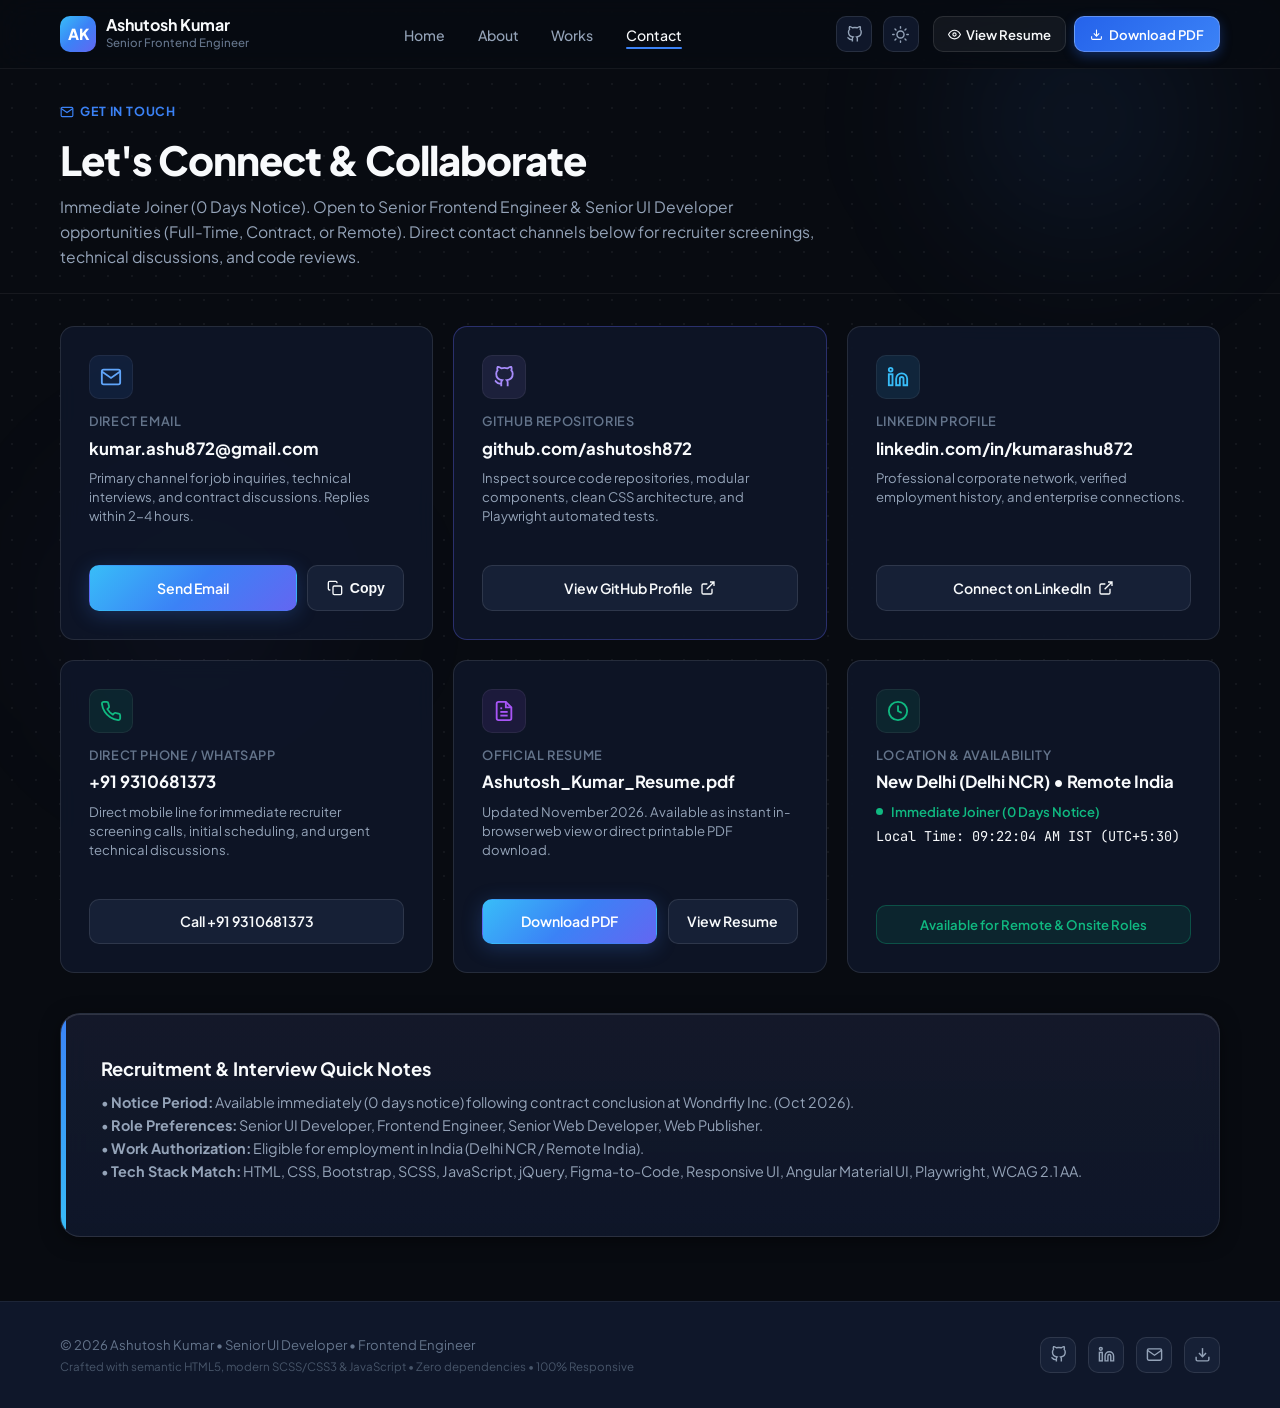
<file: contact.html>
<!DOCTYPE html>
<html lang="en" data-theme="dark">
<head>
  <meta charset="UTF-8">
  <meta name="viewport" content="width=device-width, initial-scale=1.0">
  <meta name="description" content="Connect with Ashutosh Kumar: Direct Email, Phone, LinkedIn, GitHub Repositories, Downloadable ATS Resume, and Real-Time IST Availability.">
  <meta name="keywords" content="Ashutosh Kumar, Senior Frontend Engineer, Senior UI Developer, Web Publisher, HTML5, SCSS, JavaScript, Angular Material UI, Playwright, WCAG, Responsive Web Design">
  <meta name="author" content="Ashutosh Kumar">
  <title>Contact Ashutosh Kumar | Senior Frontend Engineer</title>

  <!-- OpenGraph Meta -->
  <meta property="og:type" content="website">
  <meta property="og:title" content="Contact Ashutosh Kumar | Senior Frontend Engineer">
  <meta property="og:description" content="Connect with Ashutosh Kumar: Direct Email, Phone, LinkedIn, GitHub Repositories, Downloadable ATS Resume, and Real-Time IST Availability.">
  <meta property="og:image" content="assets/projects/wondrfly.png">
  <meta name="twitter:card" content="summary_large_image">

  <!-- Favicon -->
  <link rel="icon" href="data:image/svg+xml,<svg xmlns=%22http://www.w3.org/2000/svg%22 viewBox=%220 0 100 100%22><text y=%22.9em%22 font-size=%2290%22>⚡</text></svg>">

  <!-- Google Fonts: Plus Jakarta Sans & JetBrains Mono -->
  <link rel="preconnect" href="https://fonts.googleapis.com">
  <link rel="preconnect" href="https://fonts.gstatic.com" crossorigin>
  <link href="https://fonts.googleapis.com/css2?family=JetBrains+Mono:wght@400;500;600;700&family=Plus+Jakarta+Sans:wght@400;500;600;700;800&display=swap" rel="stylesheet">

  <!-- Stylesheet -->
  <link rel="stylesheet" href="css/style.css">
</head>
<body>

  <!-- Ambient Background Lighting -->
  <div class="ambient-glow" aria-hidden="true">
    <div class="ambient-circle-1"></div>
    <div class="ambient-circle-2"></div>
  </div>
  <div class="bg-mesh-pattern" aria-hidden="true"></div>

  <!-- Site Header & Sticky Navigation -->
  <header class="site-header" id="site-header">
    <div class="container">
      <nav class="nav-wrapper" aria-label="Main Navigation">
        <!-- Brand Link -->
        <a href="index.html" class="brand-link" aria-label="Ashutosh Kumar Home">
          <div class="monogram-badge">AK</div>
          <div class="brand-text">
            <span class="brand-name">Ashutosh Kumar</span>
            <span class="brand-role">Senior Frontend Engineer</span>
          </div>
        </a>

        <!-- Desktop Navigation Pill Tabs -->
        <ul class="nav-links" id="nav-links">
          <li><a href="index.html" class="nav-link">Home</a></li>
          <li><a href="about.html" class="nav-link">About</a></li>
          <li><a href="works.html" class="nav-link">Works</a></li>
          <li><a href="contact.html" class="nav-link active">Contact</a></li>
          <li class="mobile-only-resume"><a href="assets/Ashutosh_Kumar_ATS_Resume.html" target="_blank" rel="noopener noreferrer" class="nav-link">👁️ View Resume</a></li>
          <li class="mobile-only-resume"><a href="assets/Ashutosh_Kumar_Resume.pdf" class="nav-link" download="Ashutosh_Kumar_Resume.pdf">📥 Download PDF (Resume)</a></li>
        </ul>

        <!-- Nav Action Buttons: Differentiated CTAs -->
        <div class="nav-actions">
          <a href="https://github.com/ashutosh872" target="_blank" rel="noopener noreferrer" class="nav-github-btn" aria-label="GitHub Profile (ashutosh872)" title="GitHub: ashutosh872">
            <svg viewBox="0 0 24 24" fill="none" stroke="currentColor" stroke-width="2">
              <path d="M9 19c-5 1.5-5-2.5-7-3m14 6v-3.87a3.37 3.37 0 0 0-.94-2.61c3.14-.35 6.44-1.54 6.44-7A5.44 5.44 0 0 0 20 4.77 5.07 5.07 0 0 0 19.91 1S18.73.65 16 2.48a13.38 13.38 0 0 0-7 0C6.27.65 5.09 1 5.09 1A5.07 5.07 0 0 0 5 4.77a5.44 5.44 0 0 0-1.5 3.78c0 5.42 3.3 6.61 6.44 7A3.37 3.37 0 0 0 9 18.13V22"></path>
            </svg>
          </a>

          <button class="theme-toggle-btn" id="theme-toggle-btn" aria-label="Toggle Theme (Dark/Light)">
            <svg id="sun-icon" viewBox="0 0 24 24" fill="none" stroke="currentColor" stroke-width="2" stroke-linecap="round" stroke-linejoin="round">
              <circle cx="12" cy="12" r="5"></circle>
              <line x1="12" y1="1" x2="12" y2="3"></line>
              <line x1="12" y1="21" x2="12" y2="23"></line>
              <line x1="4.22" y1="4.22" x2="5.64" y2="5.64"></line>
              <line x1="18.36" y1="18.36" x2="19.78" y2="19.78"></line>
              <line x1="1" y1="12" x2="3" y2="12"></line>
              <line x1="21" y1="12" x2="23" y2="12"></line>
              <line x1="4.22" y1="19.78" x2="5.64" y2="18.36"></line>
              <line x1="18.36" y1="5.64" x2="19.78" y2="4.22"></line>
            </svg>
            <svg id="moon-icon" viewBox="0 0 24 24" fill="none" stroke="currentColor" stroke-width="2" stroke-linecap="round" stroke-linejoin="round" style="display: none;">
              <path d="M21 12.79A9 9 0 1 1 11.21 3 7 7 0 0 0 21 12.79z"></path>
            </svg>
          </button>

          <!-- Differentiated Resume CTAs on Desktop -->
          <div class="nav-resume-group">
            <a href="assets/Ashutosh_Kumar_ATS_Resume.html" target="_blank" rel="noopener noreferrer" class="btn-nav-ats" title="View formatted resume in browser (Zero Download)">
              <svg viewBox="0 0 24 24" width="13" height="13" fill="none" stroke="currentColor" stroke-width="2">
                <path d="M1 12s4-8 11-8 11 8 11 8-4 8-11 8-11-8-11-8z"></path>
                <circle cx="12" cy="12" r="3"></circle>
              </svg>
              <span>View Resume</span>
            </a>

            <a href="assets/Ashutosh_Kumar_Resume.pdf" download="Ashutosh_Kumar_Resume.pdf" class="btn-nav-pdf" title="Download official resume PDF (Printable)">
              <svg viewBox="0 0 24 24" width="13" height="13" fill="none" stroke="currentColor" stroke-width="2">
                <path d="M21 15v4a2 2 0 0 1-2 2H5a2 2 0 0 1-2-2v-4"></path>
                <polyline points="7 10 12 15 17 10"></polyline>
                <line x1="12" y1="15" x2="12" y2="3"></line>
              </svg>
              <span>Download PDF</span>
            </a>
          </div>

          <button class="mobile-toggle-btn" id="mobile-toggle-btn" aria-label="Toggle Navigation Menu">
            <span></span>
            <span></span>
            <span></span>
          </button>
        </div>
      </nav>
    </div>
  </header>


  <main id="main-content">
    <!-- Compact Page Hero -->
    <section class="page-hero">
      <div class="container">
        <div class="section-tag">
          <svg viewBox="0 0 24 24" width="14" height="14" fill="none" stroke="currentColor" stroke-width="2">
            <path d="M4 4h16c1.1 0 2 .9 2 2v12c0 1.1-.9 2-2 2H4c-1.1 0-2-.9-2-2V6c0-1.1.9-2 2-2z"></path>
            <polyline points="22,6 12,13 2,6"></polyline>
          </svg>
          <span>Get In Touch</span>
        </div>
        <h1 class="page-hero-title">Let's Connect &amp; Collaborate</h1>
        <p class="page-hero-desc">
          Immediate Joiner (0 Days Notice). Open to Senior Frontend Engineer &amp; Senior UI Developer opportunities (Full-Time, Contract, or Remote). Direct contact channels below for recruiter screenings, technical discussions, and code reviews.
        </p>
      </div>
    </section>

    <!-- Contact Bento Grid Section -->
    <section class="contact-section" style="padding-top: 0; padding-bottom: 4rem;">
      <div class="container">
        
        <div class="contact-bento-grid">
          <!-- 1. Email Channel -->
          <div class="contact-channel-card">
            <div>
              <div class="channel-icon-wrap" style="color: #60a5fa; background: rgba(59, 130, 246, 0.1);">
                <svg viewBox="0 0 24 24" fill="none" stroke="currentColor" stroke-width="2">
                  <path d="M4 4h16c1.1 0 2 .9 2 2v12c0 1.1-.9 2-2 2H4c-1.1 0-2-.9-2-2V6c0-1.1.9-2 2-2z"></path>
                  <polyline points="22,6 12,13 2,6"></polyline>
                </svg>
              </div>
              <div class="channel-label">Direct Email</div>
              <div class="channel-value">kumar.ashu872@gmail.com</div>
              <div class="channel-note">Primary channel for job inquiries, technical interviews, and contract discussions. Replies within 2-4 hours.</div>
            </div>
            <div style="display: flex; gap: 0.65rem; flex-wrap: wrap; margin-top: 1.25rem;">
              <a href="mailto:kumar.ashu872@gmail.com" class="btn btn-primary" style="flex: 1; justify-content: center;">
                <span>Send Email</span>
              </a>
              <button class="btn btn-secondary copy-email-btn" type="button" aria-label="Copy Email Address">
                <svg viewBox="0 0 24 24" fill="none" stroke="currentColor" stroke-width="2" width="16" height="16">
                  <rect x="9" y="9" width="13" height="13" rx="2" ry="2"></rect>
                  <path d="M5 15H4a2 2 0 0 1-2-2V4a2 2 0 0 1 2-2h9a2 2 0 0 1 2 2v1"></path>
                </svg>
                <span>Copy</span>
              </button>
            </div>
          </div>

          <!-- 2. GitHub Profile (PROMINENT) -->
          <div class="contact-channel-card" style="border-color: rgba(99, 102, 241, 0.35);">
            <div>
              <div class="channel-icon-wrap" style="color: #a78bfa; background: rgba(167, 139, 250, 0.1);">
                <svg viewBox="0 0 24 24" fill="none" stroke="currentColor" stroke-width="2">
                  <path d="M9 19c-5 1.5-5-2.5-7-3m14 6v-3.87a3.37 3.37 0 0 0-.94-2.61c3.14-.35 6.44-1.54 6.44-7A5.44 5.44 0 0 0 20 4.77 5.07 5.07 0 0 0 19.91 1S18.73.65 16 2.48a13.38 13.38 0 0 0-7 0C6.27.65 5.09 1 5.09 1A5.07 5.07 0 0 0 5 4.77a5.44 5.44 0 0 0-1.5 3.78c0 5.42 3.3 6.61 6.44 7A3.37 3.37 0 0 0 9 18.13V22"></path>
                </svg>
              </div>
              <div class="channel-label">GitHub Repositories</div>
              <div class="channel-value">github.com/ashutosh872</div>
              <div class="channel-note">Inspect source code repositories, modular components, clean CSS architecture, and Playwright automated tests.</div>
            </div>
            <div style="margin-top: 1.25rem;">
              <a href="https://github.com/ashutosh872" target="_blank" rel="noopener noreferrer" class="btn btn-secondary" style="width: 100%; justify-content: center;">
                <span>View GitHub Profile</span>
                <svg viewBox="0 0 24 24" fill="none" stroke="currentColor" stroke-width="2" width="14" height="14">
                  <path d="M18 13v6a2 2 0 0 1-2 2H5a2 2 0 0 1-2-2V8a2 2 0 0 1 2-2h6M15 3h6v6M10 14L21 3"/>
                </svg>
              </a>
            </div>
          </div>

          <!-- 3. LinkedIn Profile -->
          <div class="contact-channel-card">
            <div>
              <div class="channel-icon-wrap" style="color: #38bdf8; background: rgba(56, 189, 248, 0.1);">
                <svg viewBox="0 0 24 24" fill="none" stroke="currentColor" stroke-width="2">
                  <path d="M16 8a6 6 0 0 1 6 6v7h-4v-7a2 2 0 0 0-2-2 2 2 0 0 0-2 2v7h-4v-7a6 6 0 0 1 6-6z"></path>
                  <rect x="2" y="9" width="4" height="12"></rect>
                  <circle cx="4" cy="4" r="2"></circle>
                </svg>
              </div>
              <div class="channel-label">LinkedIn Profile</div>
              <div class="channel-value">linkedin.com/in/kumarashu872</div>
              <div class="channel-note">Professional corporate network, verified employment history, and enterprise connections.</div>
            </div>
            <div style="margin-top: 1.25rem;">
              <a href="https://linkedin.com/in/kumarashu872" target="_blank" rel="noopener noreferrer" class="btn btn-secondary" style="width: 100%; justify-content: center;">
                <span>Connect on LinkedIn</span>
                <svg viewBox="0 0 24 24" fill="none" stroke="currentColor" stroke-width="2" width="14" height="14">
                  <path d="M18 13v6a2 2 0 0 1-2 2H5a2 2 0 0 1-2-2V8a2 2 0 0 1 2-2h6M15 3h6v6M10 14L21 3"/>
                </svg>
              </a>
            </div>
          </div>

          <!-- 4. Direct Phone -->
          <div class="contact-channel-card">
            <div>
              <div class="channel-icon-wrap" style="color: #10b981; background: rgba(16, 185, 129, 0.1);">
                <svg viewBox="0 0 24 24" fill="none" stroke="currentColor" stroke-width="2">
                  <path d="M22 16.92v3a2 2 0 0 1-2.18 2 19.79 19.79 0 0 1-8.63-3.07 19.5 19.5 0 0 1-6-6 19.79 19.79 0 0 1-3.07-8.67A2 2 0 0 1 4.11 2h3a2 2 0 0 1 2 1.72 12.84 12.84 0 0 0 .7 2.81 2 2 0 0 1-.45 2.11L8.09 9.91a16 16 0 0 0 6 6l1.27-1.27a2 2 0 0 1 2.11-.45 12.84 12.84 0 0 0 2.81.7A2 2 0 0 1 22 16.92z"></path>
                </svg>
              </div>
              <div class="channel-label">Direct Phone / WhatsApp</div>
              <div class="channel-value">+91 9310681373</div>
              <div class="channel-note">Direct mobile line for immediate recruiter screening calls, initial scheduling, and urgent technical discussions.</div>
            </div>
            <div style="margin-top: 1.25rem;">
              <a href="tel:+919310681373" class="btn btn-secondary" style="width: 100%; justify-content: center;">
                <span>Call +91 9310681373</span>
              </a>
            </div>
          </div>

          <!-- 5. Download Resume (BOTH OPTIONS CLEARLY PRESENTED) -->
          <div class="contact-channel-card">
            <div>
              <div class="channel-icon-wrap" style="color: var(--accent-purple); background: rgba(168, 85, 247, 0.1);">
                <svg viewBox="0 0 24 24" fill="none" stroke="currentColor" stroke-width="2">
                  <path d="M14 2H6a2 2 0 0 0-2 2v16a2 2 0 0 0 2 2h12a2 2 0 0 0 2-2V8z"></path>
                  <polyline points="14 2 14 8 20 8"></polyline>
                  <line x1="16" y1="13" x2="8" y2="13"></line>
                  <line x1="16" y1="17" x2="8" y2="17"></line>
                  <polyline points="10 9 9 9 8 9"></polyline>
                </svg>
              </div>
              <div class="channel-label">Official Resume</div>
              <div class="channel-value">Ashutosh_Kumar_Resume.pdf</div>
              <div class="channel-note">Updated November 2026. Available as instant in-browser web view or direct printable PDF download.</div>
            </div>
            <div style="display: flex; gap: 0.65rem; flex-wrap: wrap; margin-top: 1.25rem;">
              <a href="assets/Ashutosh_Kumar_Resume.pdf" class="btn btn-primary" download="Ashutosh_Kumar_Resume.pdf" style="flex: 1; justify-content: center;">
                <span>Download PDF</span>
              </a>
              <a href="assets/Ashutosh_Kumar_ATS_Resume.html" target="_blank" rel="noopener noreferrer" class="btn btn-secondary" style="justify-content: center;">
                <span>View Resume</span>
              </a>
            </div>
          </div>

          <!-- 6. Location & Real-Time IST Clock -->
          <div class="contact-channel-card">
            <div>
              <div class="channel-icon-wrap" style="color: var(--accent-emerald); background: rgba(16, 185, 129, 0.1);">
                <svg viewBox="0 0 24 24" fill="none" stroke="currentColor" stroke-width="2">
                  <circle cx="12" cy="12" r="10"></circle>
                  <polyline points="12 6 12 12 16 14"></polyline>
                </svg>
              </div>
              <div class="channel-label">Location &amp; Availability</div>
              <div class="channel-value">New Delhi (Delhi NCR) &bull; Remote India</div>
              <div class="channel-note">
                <div style="display: flex; align-items: center; gap: 0.5rem; margin-top: 0.35rem; color: var(--accent-emerald); font-weight: 600;">
                  <span class="status-dot-pulse"></span>
                  <span>Immediate Joiner (0 Days Notice)</span>
                </div>
                <div style="margin-top: 0.4rem; font-family: var(--font-mono); font-size: 0.85rem; color: var(--text-primary);">
                  Local Time: <span class="live-clock" id="live-clock">--:--:--</span> IST (UTC+5:30)
                </div>
              </div>
            </div>
            <div style="margin-top: 1.25rem;">
              <span class="badge" style="display: block; text-align: center; background: rgba(16, 185, 129, 0.1); border: 1px solid rgba(16, 185, 129, 0.3); color: var(--accent-emerald); padding: 0.5rem; border-radius: var(--radius-md); font-size: 0.82rem; font-weight: 600;">
                Available for Remote &amp; Onsite Roles
              </span>
            </div>
          </div>
        </div>

        <!-- Additional Recruitment Note -->
        <div class="about-preview-card" style="margin-top: 1.5rem;">
          <h3 style="font-size: 1.15rem; font-weight: 700; color: var(--text-primary); margin-bottom: 0.5rem;">Recruitment &amp; Interview Quick Notes</h3>
          <p style="font-size: 0.9rem; color: var(--text-secondary); line-height: 1.6; margin-bottom: 0.75rem;">
            &bull; <strong>Notice Period:</strong> Available immediately (0 days notice) following contract conclusion at Wondrfly Inc. (Oct 2026).<br>
            &bull; <strong>Role Preferences:</strong> Senior UI Developer, Frontend Engineer, Senior Web Developer, Web Publisher.<br>
            &bull; <strong>Work Authorization:</strong> Eligible for employment in India (Delhi NCR / Remote India).<br>
            &bull; <strong>Tech Stack Match:</strong> HTML, CSS, Bootstrap, SCSS, JavaScript, jQuery, Figma-to-Code, Responsive UI, Angular Material UI, Playwright, WCAG 2.1 AA.
          </p>
        </div>

      </div>
    </section>
  </main>

  <!-- Site Footer -->
  <footer class="site-footer">
    <div class="container">
      <div class="footer-content">
        <div class="footer-left">
          <span class="footer-copy">&copy; 2026 Ashutosh Kumar &bull; Senior UI Developer &bull; Frontend Engineer</span>
          <span class="footer-compliance">Crafted with semantic HTML5, modern SCSS/CSS3 &amp; JavaScript &bull; Zero dependencies &bull; 100% Responsive</span>
        </div>

        <div class="footer-social-links">
          <a href="https://github.com/ashutosh872" target="_blank" rel="noopener noreferrer" class="social-icon-link" aria-label="GitHub Profile (ashutosh872)" title="GitHub: ashutosh872">
            <svg viewBox="0 0 24 24" fill="none" stroke="currentColor" stroke-width="2">
              <path d="M9 19c-5 1.5-5-2.5-7-3m14 6v-3.87a3.37 3.37 0 0 0-.94-2.61c3.14-.35 6.44-1.54 6.44-7A5.44 5.44 0 0 0 20 4.77 5.07 5.07 0 0 0 19.91 1S18.73.65 16 2.48a13.38 13.38 0 0 0-7 0C6.27.65 5.09 1 5.09 1A5.07 5.07 0 0 0 5 4.77a5.44 5.44 0 0 0-1.5 3.78c0 5.42 3.3 6.61 6.44 7A3.37 3.37 0 0 0 9 18.13V22"></path>
            </svg>
          </a>
          <a href="https://linkedin.com/in/kumarashu872" target="_blank" rel="noopener noreferrer" class="social-icon-link" aria-label="LinkedIn Profile" title="LinkedIn Profile">
            <svg viewBox="0 0 24 24" fill="none" stroke="currentColor" stroke-width="2">
              <path d="M16 8a6 6 0 0 1 6 6v7h-4v-7a2 2 0 0 0-2-2 2 2 0 0 0-2 2v7h-4v-7a6 6 0 0 1 6-6z"></path>
              <rect x="2" y="9" width="4" height="12"></rect>
              <circle cx="4" cy="4" r="2"></circle>
            </svg>
          </a>
          <a href="mailto:kumar.ashu872@gmail.com" class="social-icon-link" aria-label="Email Ashutosh" title="Email: kumar.ashu872@gmail.com">
            <svg viewBox="0 0 24 24" fill="none" stroke="currentColor" stroke-width="2">
              <path d="M4 4h16c1.1 0 2 .9 2 2v12c0 1.1-.9 2-2 2H4c-1.1 0-2-.9-2-2V6c0-1.1.9-2 2-2z"></path>
              <polyline points="22,6 12,13 2,6"></polyline>
            </svg>
          </a>
          <a href="assets/Ashutosh_Kumar_Resume.pdf" download="Ashutosh_Kumar_Resume.pdf" class="social-icon-link" aria-label="Download Resume PDF" title="Download Resume PDF">
            <svg viewBox="0 0 24 24" fill="none" stroke="currentColor" stroke-width="2">
              <path d="M21 15v4a2 2 0 0 1-2 2H5a2 2 0 0 1-2-2v-4"/>
              <polyline points="7 10 12 15 17 10"/>
              <line x1="12" y1="15" x2="12" y2="3"/>
            </svg>
          </a>
        </div>
      </div>
    </div>
  </footer>

  <!-- Scripts -->
  <script src="js/main.js"></script>
</body>
</html>
</file>
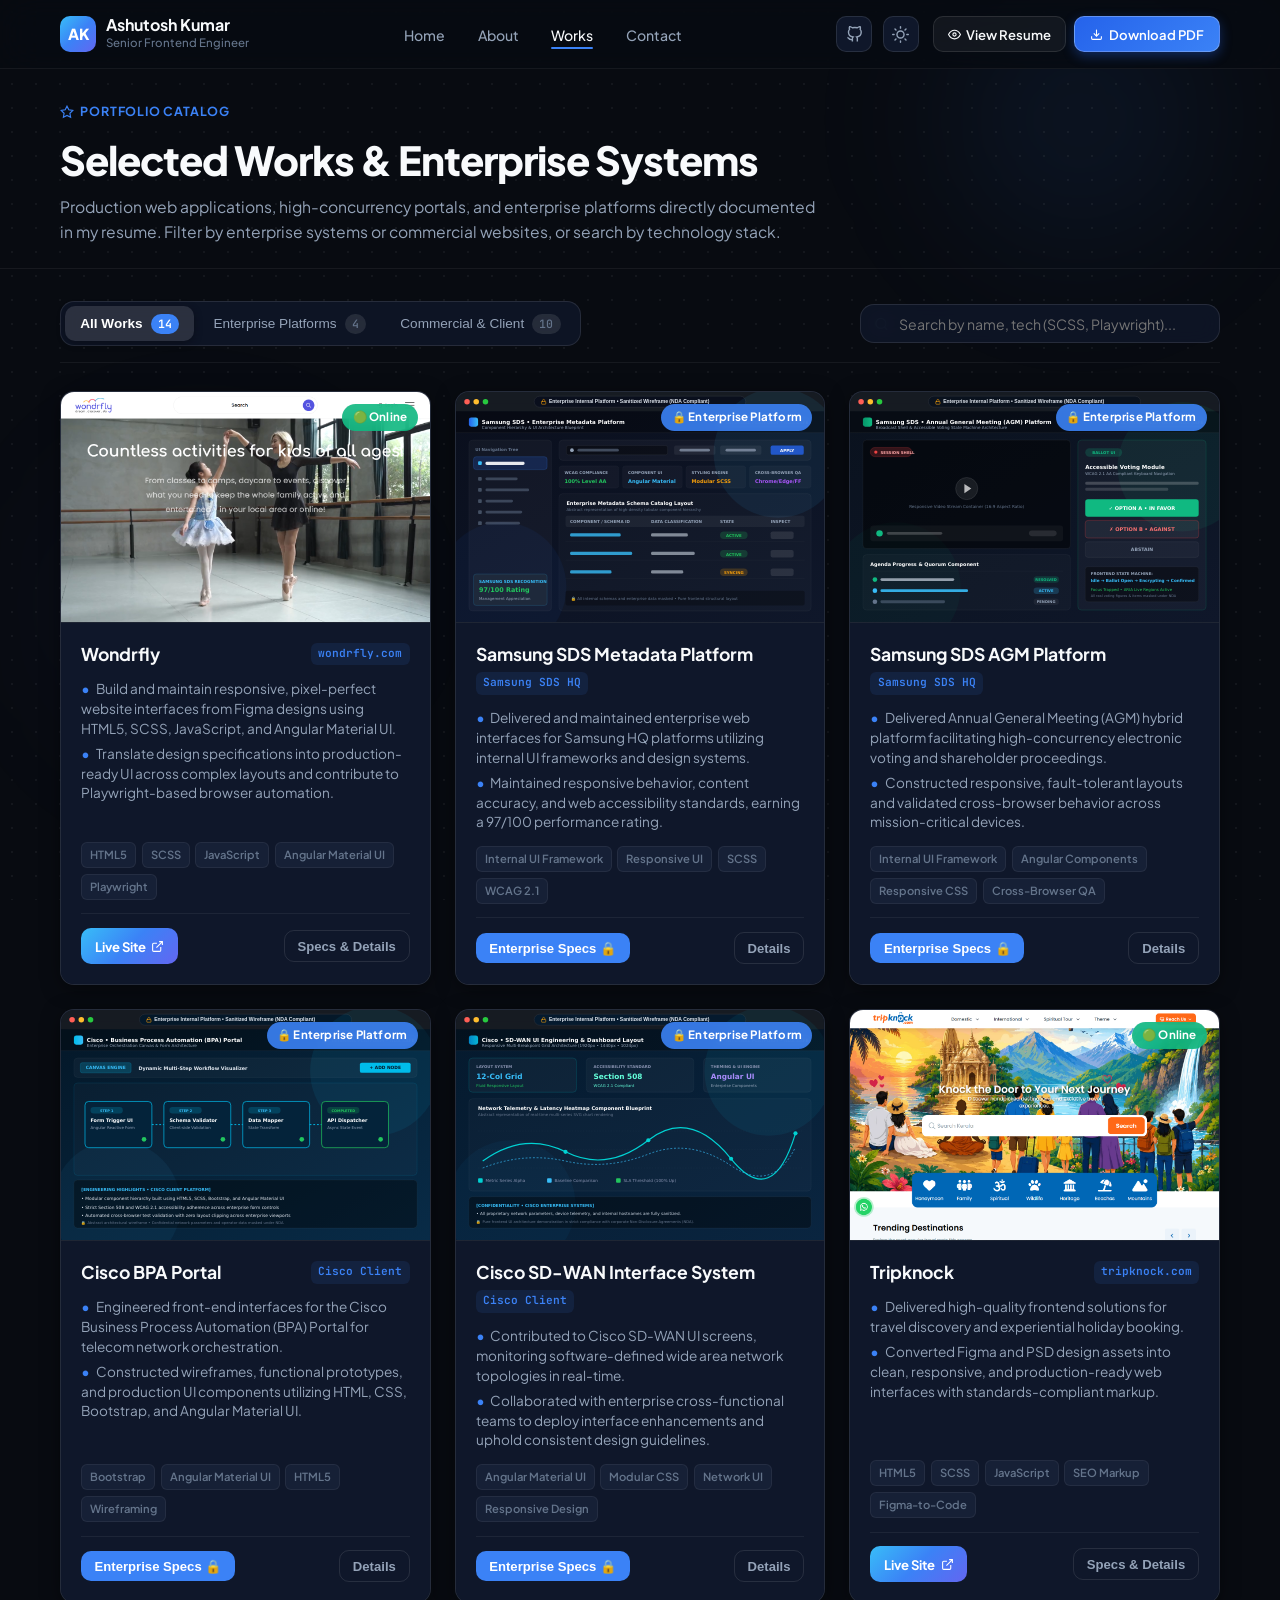
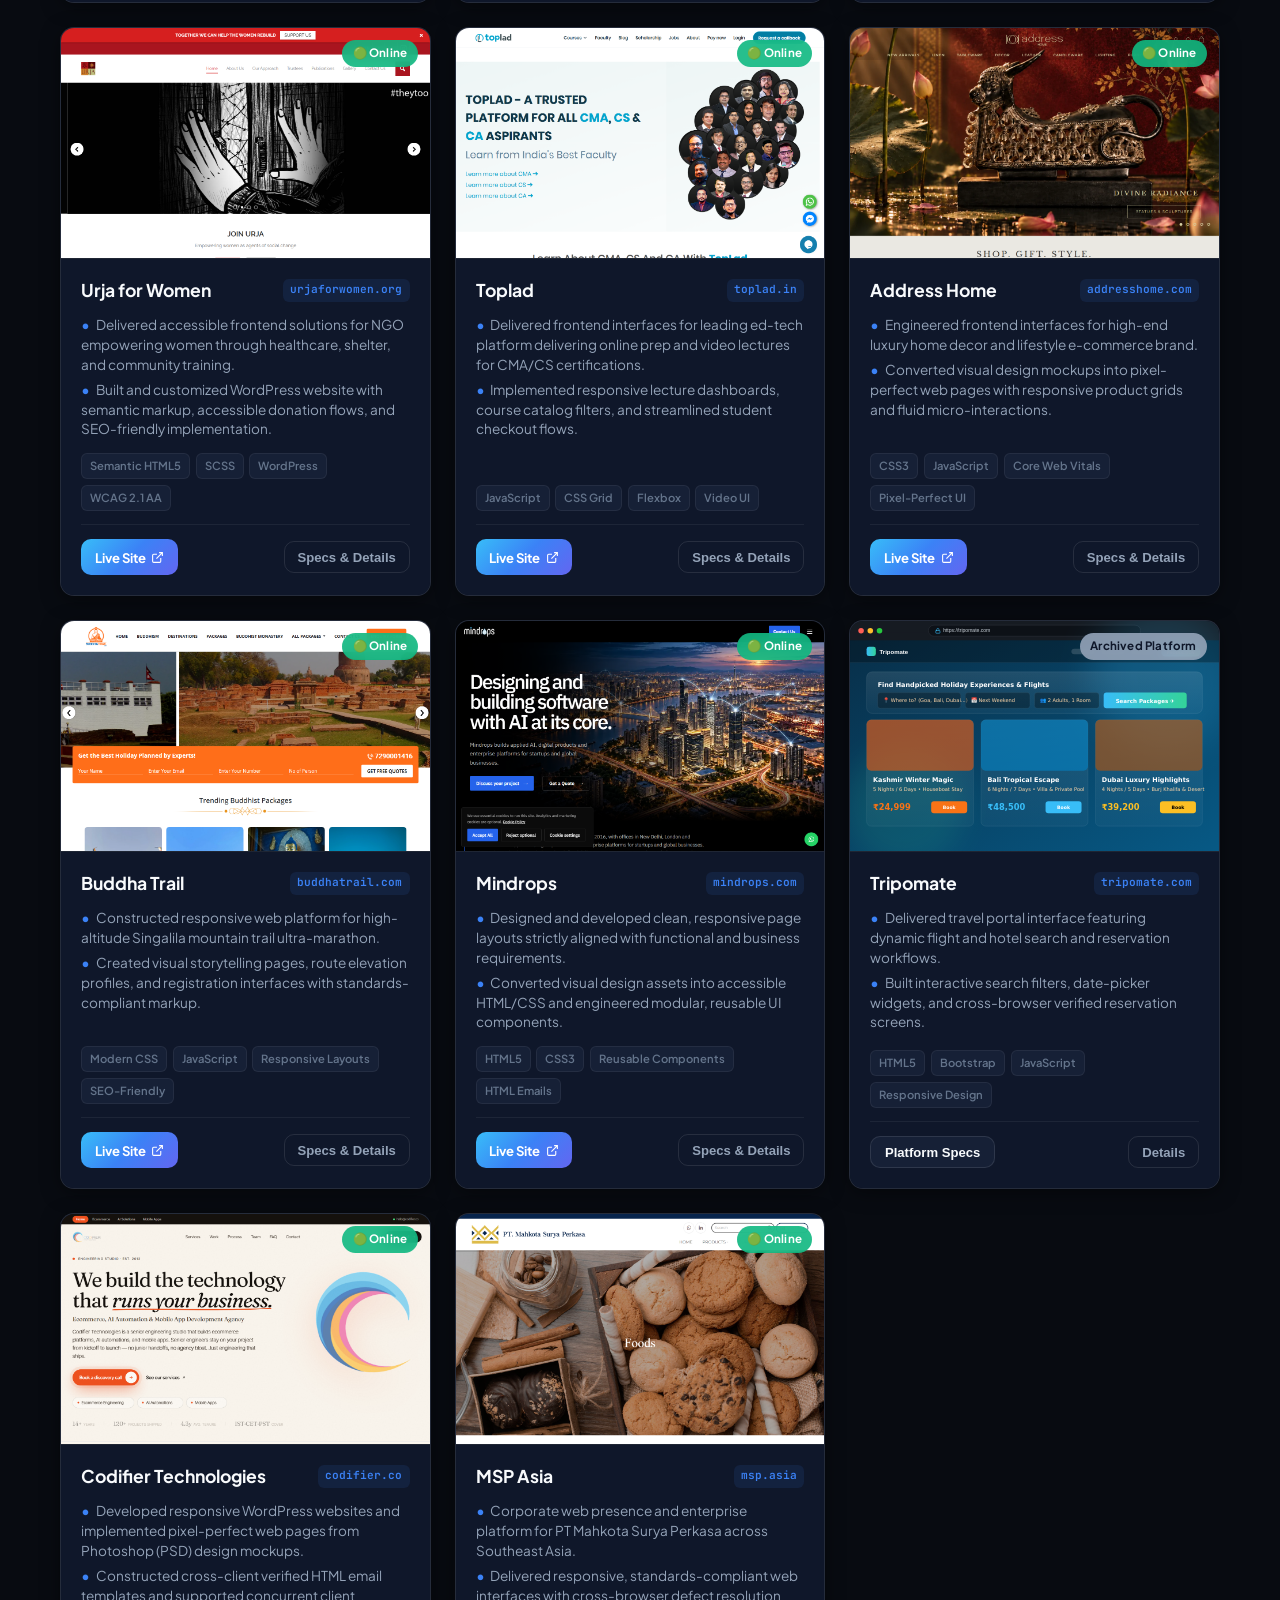
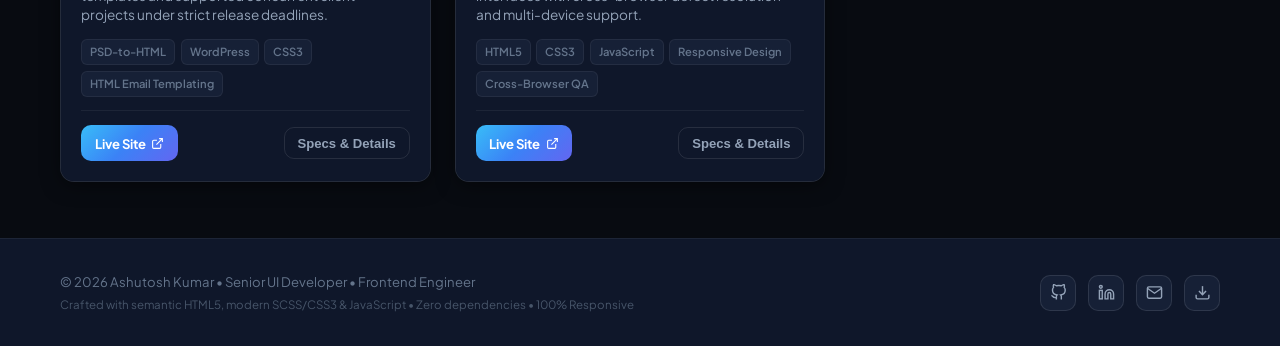
<file: works.html>
<!DOCTYPE html>
<html lang="en" data-theme="dark">
<head>
  <meta charset="UTF-8">
  <meta name="viewport" content="width=device-width, initial-scale=1.0">
  <meta name="description" content="Explore all 14 production websites and enterprise platforms engineered by Ashutosh Kumar, Senior Frontend Engineer & Senior UI Developer.">
  <meta name="keywords" content="Ashutosh Kumar, Senior Frontend Engineer, Senior UI Developer, Web Publisher, HTML5, SCSS, JavaScript, Angular Material UI, Playwright, WCAG, Responsive Web Design">
  <meta name="author" content="Ashutosh Kumar">
  <title>Selected Works & Enterprise Systems | Ashutosh Kumar</title>

  <!-- OpenGraph Meta -->
  <meta property="og:type" content="website">
  <meta property="og:title" content="Selected Works & Enterprise Systems | Ashutosh Kumar">
  <meta property="og:description" content="Explore all 14 production websites and enterprise platforms engineered by Ashutosh Kumar, Senior Frontend Engineer & Senior UI Developer.">
  <meta property="og:image" content="assets/projects/wondrfly.png">
  <meta name="twitter:card" content="summary_large_image">

  <!-- Favicon -->
  <link rel="icon" href="data:image/svg+xml,<svg xmlns=%22http://www.w3.org/2000/svg%22 viewBox=%220 0 100 100%22><text y=%22.9em%22 font-size=%2290%22>⚡</text></svg>">

  <!-- Google Fonts: Plus Jakarta Sans & JetBrains Mono -->
  <link rel="preconnect" href="https://fonts.googleapis.com">
  <link rel="preconnect" href="https://fonts.gstatic.com" crossorigin>
  <link href="https://fonts.googleapis.com/css2?family=JetBrains+Mono:wght@400;500;600;700&family=Plus+Jakarta+Sans:wght@400;500;600;700;800&display=swap" rel="stylesheet">

  <!-- Stylesheet -->
  <link rel="stylesheet" href="css/style.css">
</head>
<body>

  <!-- Ambient Background Lighting -->
  <div class="ambient-glow" aria-hidden="true">
    <div class="ambient-circle-1"></div>
    <div class="ambient-circle-2"></div>
  </div>
  <div class="bg-mesh-pattern" aria-hidden="true"></div>

  <!-- Site Header & Sticky Navigation -->
  <header class="site-header" id="site-header">
    <div class="container">
      <nav class="nav-wrapper" aria-label="Main Navigation">
        <!-- Brand Link -->
        <a href="index.html" class="brand-link" aria-label="Ashutosh Kumar Home">
          <div class="monogram-badge">AK</div>
          <div class="brand-text">
            <span class="brand-name">Ashutosh Kumar</span>
            <span class="brand-role">Senior Frontend Engineer</span>
          </div>
        </a>

        <!-- Desktop Navigation Pill Tabs -->
        <ul class="nav-links" id="nav-links">
          <li><a href="index.html" class="nav-link">Home</a></li>
          <li><a href="about.html" class="nav-link">About</a></li>
          <li><a href="works.html" class="nav-link active">Works</a></li>
          <li><a href="contact.html" class="nav-link">Contact</a></li>
          <li class="mobile-only-resume"><a href="assets/Ashutosh_Kumar_ATS_Resume.html" target="_blank" rel="noopener noreferrer" class="nav-link">👁️ View Resume</a></li>
          <li class="mobile-only-resume"><a href="assets/Ashutosh_Kumar_Resume.pdf" class="nav-link" download="Ashutosh_Kumar_Resume.pdf">📥 Download PDF (Resume)</a></li>
        </ul>

        <!-- Nav Action Buttons: Differentiated CTAs -->
        <div class="nav-actions">
          <a href="https://github.com/ashutosh872" target="_blank" rel="noopener noreferrer" class="nav-github-btn" aria-label="GitHub Profile (ashutosh872)" title="GitHub: ashutosh872">
            <svg viewBox="0 0 24 24" fill="none" stroke="currentColor" stroke-width="2">
              <path d="M9 19c-5 1.5-5-2.5-7-3m14 6v-3.87a3.37 3.37 0 0 0-.94-2.61c3.14-.35 6.44-1.54 6.44-7A5.44 5.44 0 0 0 20 4.77 5.07 5.07 0 0 0 19.91 1S18.73.65 16 2.48a13.38 13.38 0 0 0-7 0C6.27.65 5.09 1 5.09 1A5.07 5.07 0 0 0 5 4.77a5.44 5.44 0 0 0-1.5 3.78c0 5.42 3.3 6.61 6.44 7A3.37 3.37 0 0 0 9 18.13V22"></path>
            </svg>
          </a>

          <button class="theme-toggle-btn" id="theme-toggle-btn" aria-label="Toggle Theme (Dark/Light)">
            <svg id="sun-icon" viewBox="0 0 24 24" fill="none" stroke="currentColor" stroke-width="2" stroke-linecap="round" stroke-linejoin="round">
              <circle cx="12" cy="12" r="5"></circle>
              <line x1="12" y1="1" x2="12" y2="3"></line>
              <line x1="12" y1="21" x2="12" y2="23"></line>
              <line x1="4.22" y1="4.22" x2="5.64" y2="5.64"></line>
              <line x1="18.36" y1="18.36" x2="19.78" y2="19.78"></line>
              <line x1="1" y1="12" x2="3" y2="12"></line>
              <line x1="21" y1="12" x2="23" y2="12"></line>
              <line x1="4.22" y1="19.78" x2="5.64" y2="18.36"></line>
              <line x1="18.36" y1="5.64" x2="19.78" y2="4.22"></line>
            </svg>
            <svg id="moon-icon" viewBox="0 0 24 24" fill="none" stroke="currentColor" stroke-width="2" stroke-linecap="round" stroke-linejoin="round" style="display: none;">
              <path d="M21 12.79A9 9 0 1 1 11.21 3 7 7 0 0 0 21 12.79z"></path>
            </svg>
          </button>

          <!-- Differentiated Resume CTAs on Desktop -->
          <div class="nav-resume-group">
            <a href="assets/Ashutosh_Kumar_ATS_Resume.html" target="_blank" rel="noopener noreferrer" class="btn-nav-ats" title="View formatted resume in browser (Zero Download)">
              <svg viewBox="0 0 24 24" width="13" height="13" fill="none" stroke="currentColor" stroke-width="2">
                <path d="M1 12s4-8 11-8 11 8 11 8-4 8-11 8-11-8-11-8z"></path>
                <circle cx="12" cy="12" r="3"></circle>
              </svg>
              <span>View Resume</span>
            </a>

            <a href="assets/Ashutosh_Kumar_Resume.pdf" download="Ashutosh_Kumar_Resume.pdf" class="btn-nav-pdf" title="Download official resume PDF (Printable)">
              <svg viewBox="0 0 24 24" width="13" height="13" fill="none" stroke="currentColor" stroke-width="2">
                <path d="M21 15v4a2 2 0 0 1-2 2H5a2 2 0 0 1-2-2v-4"></path>
                <polyline points="7 10 12 15 17 10"></polyline>
                <line x1="12" y1="15" x2="12" y2="3"></line>
              </svg>
              <span>Download PDF</span>
            </a>
          </div>

          <button class="mobile-toggle-btn" id="mobile-toggle-btn" aria-label="Toggle Navigation Menu">
            <span></span>
            <span></span>
            <span></span>
          </button>
        </div>
      </nav>
    </div>
  </header>


  <main id="main-content">
    <!-- Compact Page Hero -->
    <section class="page-hero">
      <div class="container">
        <div class="section-tag">
          <svg viewBox="0 0 24 24" width="14" height="14" fill="none" stroke="currentColor" stroke-width="2">
            <polygon points="12 2 15.09 8.26 22 9.27 17 14.14 18.18 21.02 12 17.77 5.82 21.02 7 14.14 2 9.27 8.91 8.26 12 2"></polygon>
          </svg>
          <span>Portfolio Catalog</span>
        </div>
        <h1 class="page-hero-title">Selected Works &amp; Enterprise Systems</h1>
        <p class="page-hero-desc">
          Production web applications, high-concurrency portals, and enterprise platforms directly documented in my resume. Filter by enterprise systems or commercial websites, or search by technology stack.
        </p>
      </div>
    </section>

    <!-- Projects Section with Segmented Toolbar & All 14 Cards -->
    <section class="projects-section" id="projects" style="padding-top: 0;">
      <div class="container">
        
        <!-- Segmented Filter Toolbar -->
        <div class="projects-toolbar">
          <div class="filter-tabs" role="tablist" aria-label="Filter works">
            <button class="tab-btn active" data-filter="all" role="tab" aria-selected="true">
              <span>All Works</span>
              <span class="tab-badge" id="visible-projects-count">14</span>
            </button>
            <button class="tab-btn" data-filter="enterprise" role="tab" aria-selected="false">
              <span>Enterprise Platforms</span>
              <span class="tab-badge">4</span>
            </button>
            <button class="tab-btn" data-filter="commercial" role="tab" aria-selected="false">
              <span>Commercial &amp; Client</span>
              <span class="tab-badge">10</span>
            </button>
          </div>

          <div class="search-box-wrapper">
            <svg class="search-icon" viewBox="0 0 24 24" fill="none" stroke="currentColor" stroke-width="2">
              <circle cx="11" cy="11" r="8"></circle>
              <line x1="21" y1="21" x2="16.65" y2="16.65"></line>
            </svg>
            <input type="text" id="project-search-input" class="search-input" placeholder="Search by name, tech (SCSS, Playwright)..." aria-label="Search projects">
          </div>
        </div>

        <div id="search-feedback" class="search-feedback-text" style="display: none;"></div>

        <div class="projects-grid" id="projects-grid">

          <!-- 1. WONDRFLY (Real Website Screen) -->
          <article class="project-card" data-category="commercial">
            <div class="card-media-wrapper">
              <img src="assets/projects/wondrfly.png" alt="Wondrfly Live Website Screen" class="card-media-img" loading="lazy">
              <span class="card-media-badge badge-online">🟢 Online</span>
            </div>
            <div class="card-content">
              <div class="card-header-row">
                <h3 class="project-title">Wondrfly</h3>
                <span class="project-domain-tag">wondrfly.com</span>
              </div>
              <div class="project-two-lines">
                <span class="desc-line">
                  <span class="desc-bullet">•</span>Build and maintain responsive, pixel-perfect website interfaces from Figma designs using HTML5, SCSS, JavaScript, and Angular Material UI.
                </span>
                <span class="desc-line">
                  <span class="desc-bullet">•</span>Translate design specifications into production-ready UI across complex layouts and contribute to Playwright-based browser automation.
                </span>
              </div>
              <div class="card-tech-stack">
                <span class="tech-badge">HTML5</span>
                <span class="tech-badge">SCSS</span>
                <span class="tech-badge">JavaScript</span>
                <span class="tech-badge">Angular Material UI</span>
                <span class="tech-badge">Playwright</span>
              </div>
              <div class="card-action-footer">
                <a href="https://www.wondrfly.com" target="_blank" rel="noopener noreferrer" class="btn-live-link">
                  <span>Live Site</span>
                  <svg viewBox="0 0 24 24" fill="none" stroke="currentColor" stroke-width="2"><path d="M18 13v6a2 2 0 0 1-2 2H5a2 2 0 0 1-2-2V8a2 2 0 0 1 2-2h6M15 3h6v6M10 14L21 3"/></svg>
                </a>
                <button class="btn-view-details" data-project-trigger="wondrfly">Specs &amp; Details</button>
              </div>
            </div>
          </article>

          <!-- 2. SAMSUNG SDS METADATA PLATFORM -->
          <article class="project-card" data-category="enterprise">
            <div class="card-media-wrapper">
              <img src="assets/projects/samsung-metadata.svg" alt="Samsung SDS Metadata Platform Interface" class="card-media-img" loading="lazy">
              <span class="card-media-badge badge-enterprise">🔒 Enterprise Platform</span>
            </div>
            <div class="card-content">
              <div class="card-header-row">
                <h3 class="project-title">Samsung SDS Metadata Platform</h3>
                <span class="project-domain-tag">Samsung SDS HQ</span>
              </div>
              <div class="project-two-lines">
                <span class="desc-line">
                  <span class="desc-bullet">•</span>Delivered and maintained enterprise web interfaces for Samsung HQ platforms utilizing internal UI frameworks and design systems.
                </span>
                <span class="desc-line">
                  <span class="desc-bullet">•</span>Maintained responsive behavior, content accuracy, and web accessibility standards, earning a 97/100 performance rating.
                </span>
              </div>
              <div class="card-tech-stack">
                <span class="tech-badge">Internal UI Framework</span>
                <span class="tech-badge">Responsive UI</span>
                <span class="tech-badge">SCSS</span>
                <span class="tech-badge">WCAG 2.1</span>
              </div>
              <div class="card-action-footer">
                <button class="btn-enterprise-specs" data-project-trigger="samsung-metadata">
                  <span>Enterprise Specs 🔒</span>
                </button>
                <button class="btn-view-details" data-project-trigger="samsung-metadata">Details</button>
              </div>
            </div>
          </article>

          <!-- 3. SAMSUNG SDS AGM PLATFORM -->
          <article class="project-card" data-category="enterprise">
            <div class="card-media-wrapper">
              <img src="assets/projects/samsung-agm.svg" alt="Samsung SDS AGM Platform Interface" class="card-media-img" loading="lazy">
              <span class="card-media-badge badge-enterprise">🔒 Enterprise Platform</span>
            </div>
            <div class="card-content">
              <div class="card-header-row">
                <h3 class="project-title">Samsung SDS AGM Platform</h3>
                <span class="project-domain-tag">Samsung SDS HQ</span>
              </div>
              <div class="project-two-lines">
                <span class="desc-line">
                  <span class="desc-bullet">•</span>Delivered Annual General Meeting (AGM) hybrid platform facilitating high-concurrency electronic voting and shareholder proceedings.
                </span>
                <span class="desc-line">
                  <span class="desc-bullet">•</span>Constructed responsive, fault-tolerant layouts and validated cross-browser behavior across mission-critical devices.
                </span>
              </div>
              <div class="card-tech-stack">
                <span class="tech-badge">Internal UI Framework</span>
                <span class="tech-badge">Angular Components</span>
                <span class="tech-badge">Responsive CSS</span>
                <span class="tech-badge">Cross-Browser QA</span>
              </div>
              <div class="card-action-footer">
                <button class="btn-enterprise-specs" data-project-trigger="samsung-agm">
                  <span>Enterprise Specs 🔒</span>
                </button>
                <button class="btn-view-details" data-project-trigger="samsung-agm">Details</button>
              </div>
            </div>
          </article>

          <!-- 4. CISCO BPA PORTAL -->
          <article class="project-card" data-category="enterprise">
            <div class="card-media-wrapper">
              <img src="assets/projects/cisco-bpa.svg" alt="Cisco BPA Portal Interface" class="card-media-img" loading="lazy">
              <span class="card-media-badge badge-enterprise">🔒 Enterprise Platform</span>
            </div>
            <div class="card-content">
              <div class="card-header-row">
                <h3 class="project-title">Cisco BPA Portal</h3>
                <span class="project-domain-tag">Cisco Client</span>
              </div>
              <div class="project-two-lines">
                <span class="desc-line">
                  <span class="desc-bullet">•</span>Engineered front-end interfaces for the Cisco Business Process Automation (BPA) Portal for telecom network orchestration.
                </span>
                <span class="desc-line">
                  <span class="desc-bullet">•</span>Constructed wireframes, functional prototypes, and production UI components utilizing HTML, CSS, Bootstrap, and Angular Material UI.
                </span>
              </div>
              <div class="card-tech-stack">
                <span class="tech-badge">Bootstrap</span>
                <span class="tech-badge">Angular Material UI</span>
                <span class="tech-badge">HTML5</span>
                <span class="tech-badge">Wireframing</span>
              </div>
              <div class="card-action-footer">
                <button class="btn-enterprise-specs" data-project-trigger="cisco-bpa">
                  <span>Enterprise Specs 🔒</span>
                </button>
                <button class="btn-view-details" data-project-trigger="cisco-bpa">Details</button>
              </div>
            </div>
          </article>

          <!-- 5. CISCO SD-WAN MANAGEMENT INTERFACE -->
          <article class="project-card" data-category="enterprise">
            <div class="card-media-wrapper">
              <img src="assets/projects/cisco-sdwan.svg" alt="Cisco SD-WAN Interface" class="card-media-img" loading="lazy">
              <span class="card-media-badge badge-enterprise">🔒 Enterprise Platform</span>
            </div>
            <div class="card-content">
              <div class="card-header-row">
                <h3 class="project-title">Cisco SD-WAN Interface System</h3>
                <span class="project-domain-tag">Cisco Client</span>
              </div>
              <div class="project-two-lines">
                <span class="desc-line">
                  <span class="desc-bullet">•</span>Contributed to Cisco SD-WAN UI screens, monitoring software-defined wide area network topologies in real-time.
                </span>
                <span class="desc-line">
                  <span class="desc-bullet">•</span>Collaborated with enterprise cross-functional teams to deploy interface enhancements and uphold consistent design guidelines.
                </span>
              </div>
              <div class="card-tech-stack">
                <span class="tech-badge">Angular Material UI</span>
                <span class="tech-badge">Modular CSS</span>
                <span class="tech-badge">Network UI</span>
                <span class="tech-badge">Responsive Design</span>
              </div>
              <div class="card-action-footer">
                <button class="btn-enterprise-specs" data-project-trigger="cisco-sdwan">
                  <span>Enterprise Specs 🔒</span>
                </button>
                <button class="btn-view-details" data-project-trigger="cisco-sdwan">Details</button>
              </div>
            </div>
          </article>

          <!-- 6. TRIPKNOCK (Real Website Screen) -->
          <article class="project-card" data-category="commercial">
            <div class="card-media-wrapper">
              <img src="assets/projects/tripknock.png" alt="Tripknock Live Website Screen" class="card-media-img" loading="lazy">
              <span class="card-media-badge badge-online">🟢 Online</span>
            </div>
            <div class="card-content">
              <div class="card-header-row">
                <h3 class="project-title">Tripknock</h3>
                <span class="project-domain-tag">tripknock.com</span>
              </div>
              <div class="project-two-lines">
                <span class="desc-line">
                  <span class="desc-bullet">•</span>Delivered high-quality frontend solutions for travel discovery and experiential holiday booking.
                </span>
                <span class="desc-line">
                  <span class="desc-bullet">•</span>Converted Figma and PSD design assets into clean, responsive, and production-ready web interfaces with standards-compliant markup.
                </span>
              </div>
              <div class="card-tech-stack">
                <span class="tech-badge">HTML5</span>
                <span class="tech-badge">SCSS</span>
                <span class="tech-badge">JavaScript</span>
                <span class="tech-badge">SEO Markup</span>
                <span class="tech-badge">Figma-to-Code</span>
              </div>
              <div class="card-action-footer">
                <a href="https://www.tripknock.com" target="_blank" rel="noopener noreferrer" class="btn-live-link">
                  <span>Live Site</span>
                  <svg viewBox="0 0 24 24" fill="none" stroke="currentColor" stroke-width="2"><path d="M18 13v6a2 2 0 0 1-2 2H5a2 2 0 0 1-2-2V8a2 2 0 0 1 2-2h6M15 3h6v6M10 14L21 3"/></svg>
                </a>
                <button class="btn-view-details" data-project-trigger="tripknock">Specs &amp; Details</button>
              </div>
            </div>
          </article>

          <!-- 7. URJA FOR WOMEN (Real Website Screen) -->
          <article class="project-card" data-category="commercial">
            <div class="card-media-wrapper">
              <img src="assets/projects/urja-for-women.png" alt="Urja for Women Live Website Screen" class="card-media-img" loading="lazy">
              <span class="card-media-badge badge-online">🟢 Online</span>
            </div>
            <div class="card-content">
              <div class="card-header-row">
                <h3 class="project-title">Urja for Women</h3>
                <span class="project-domain-tag">urjaforwomen.org</span>
              </div>
              <div class="project-two-lines">
                <span class="desc-line">
                  <span class="desc-bullet">•</span>Delivered accessible frontend solutions for NGO empowering women through healthcare, shelter, and community training.
                </span>
                <span class="desc-line">
                  <span class="desc-bullet">•</span>Built and customized WordPress website with semantic markup, accessible donation flows, and SEO-friendly implementation.
                </span>
              </div>
              <div class="card-tech-stack">
                <span class="tech-badge">Semantic HTML5</span>
                <span class="tech-badge">SCSS</span>
                <span class="tech-badge">WordPress</span>
                <span class="tech-badge">WCAG 2.1 AA</span>
              </div>
              <div class="card-action-footer">
                <a href="https://urjaforwomen.org" target="_blank" rel="noopener noreferrer" class="btn-live-link">
                  <span>Live Site</span>
                  <svg viewBox="0 0 24 24" fill="none" stroke="currentColor" stroke-width="2"><path d="M18 13v6a2 2 0 0 1-2 2H5a2 2 0 0 1-2-2V8a2 2 0 0 1 2-2h6M15 3h6v6M10 14L21 3"/></svg>
                </a>
                <button class="btn-view-details" data-project-trigger="urja-for-women">Specs &amp; Details</button>
              </div>
            </div>
          </article>

          <!-- 8. TOPLAD (Real Website Screen) -->
          <article class="project-card" data-category="commercial">
            <div class="card-media-wrapper">
              <img src="assets/projects/toplad.png" alt="Toplad Live Website Screen" class="card-media-img" loading="lazy">
              <span class="card-media-badge badge-online">🟢 Online</span>
            </div>
            <div class="card-content">
              <div class="card-header-row">
                <h3 class="project-title">Toplad</h3>
                <span class="project-domain-tag">toplad.in</span>
              </div>
              <div class="project-two-lines">
                <span class="desc-line">
                  <span class="desc-bullet">•</span>Delivered frontend interfaces for leading ed-tech platform delivering online prep and video lectures for CMA/CS certifications.
                </span>
                <span class="desc-line">
                  <span class="desc-bullet">•</span>Implemented responsive lecture dashboards, course catalog filters, and streamlined student checkout flows.
                </span>
              </div>
              <div class="card-tech-stack">
                <span class="tech-badge">JavaScript</span>
                <span class="tech-badge">CSS Grid</span>
                <span class="tech-badge">Flexbox</span>
                <span class="tech-badge">Video UI</span>
              </div>
              <div class="card-action-footer">
                <a href="https://toplad.in" target="_blank" rel="noopener noreferrer" class="btn-live-link">
                  <span>Live Site</span>
                  <svg viewBox="0 0 24 24" fill="none" stroke="currentColor" stroke-width="2"><path d="M18 13v6a2 2 0 0 1-2 2H5a2 2 0 0 1-2-2V8a2 2 0 0 1 2-2h6M15 3h6v6M10 14L21 3"/></svg>
                </a>
                <button class="btn-view-details" data-project-trigger="toplad">Specs &amp; Details</button>
              </div>
            </div>
          </article>

          <!-- 9. ADDRESS HOME (Real Website Screen) -->
          <article class="project-card" data-category="commercial">
            <div class="card-media-wrapper">
              <img src="assets/projects/address-home.png" alt="Address Home Live Website Screen" class="card-media-img" loading="lazy">
              <span class="card-media-badge badge-online">🟢 Online</span>
            </div>
            <div class="card-content">
              <div class="card-header-row">
                <h3 class="project-title">Address Home</h3>
                <span class="project-domain-tag">addresshome.com</span>
              </div>
              <div class="project-two-lines">
                <span class="desc-line">
                  <span class="desc-bullet">•</span>Engineered frontend interfaces for high-end luxury home decor and lifestyle e-commerce brand.
                </span>
                <span class="desc-line">
                  <span class="desc-bullet">•</span>Converted visual design mockups into pixel-perfect web pages with responsive product grids and fluid micro-interactions.
                </span>
              </div>
              <div class="card-tech-stack">
                <span class="tech-badge">CSS3</span>
                <span class="tech-badge">JavaScript</span>
                <span class="tech-badge">Core Web Vitals</span>
                <span class="tech-badge">Pixel-Perfect UI</span>
              </div>
              <div class="card-action-footer">
                <a href="https://www.addresshome.com" target="_blank" rel="noopener noreferrer" class="btn-live-link">
                  <span>Live Site</span>
                  <svg viewBox="0 0 24 24" fill="none" stroke="currentColor" stroke-width="2"><path d="M18 13v6a2 2 0 0 1-2 2H5a2 2 0 0 1-2-2V8a2 2 0 0 1 2-2h6M15 3h6v6M10 14L21 3"/></svg>
                </a>
                <button class="btn-view-details" data-project-trigger="address-home">Specs &amp; Details</button>
              </div>
            </div>
          </article>

          <!-- 10. BUDDHA TRAIL (Real Website Screen) -->
          <article class="project-card" data-category="commercial">
            <div class="card-media-wrapper">
              <img src="assets/projects/buddha-trail.png" alt="The Buddha Trail Live Website Screen" class="card-media-img" loading="lazy">
              <span class="card-media-badge badge-online">🟢 Online</span>
            </div>
            <div class="card-content">
              <div class="card-header-row">
                <h3 class="project-title">Buddha Trail</h3>
                <span class="project-domain-tag">buddhatrail.com</span>
              </div>
              <div class="project-two-lines">
                <span class="desc-line">
                  <span class="desc-bullet">•</span>Constructed responsive web platform for high-altitude Singalila mountain trail ultra-marathon.
                </span>
                <span class="desc-line">
                  <span class="desc-bullet">•</span>Created visual storytelling pages, route elevation profiles, and registration interfaces with standards-compliant markup.
                </span>
              </div>
              <div class="card-tech-stack">
                <span class="tech-badge">Modern CSS</span>
                <span class="tech-badge">JavaScript</span>
                <span class="tech-badge">Responsive Layouts</span>
                <span class="tech-badge">SEO-Friendly</span>
              </div>
              <div class="card-action-footer">
                <a href="https://www.buddhatrail.com/" target="_blank" rel="noopener noreferrer" class="btn-live-link">
                  <span>Live Site</span>
                  <svg viewBox="0 0 24 24" fill="none" stroke="currentColor" stroke-width="2"><path d="M18 13v6a2 2 0 0 1-2 2H5a2 2 0 0 1-2-2V8a2 2 0 0 1 2-2h6M15 3h6v6M10 14L21 3"/></svg>
                </a>
                <button class="btn-view-details" data-project-trigger="buddha-trail">Specs &amp; Details</button>
              </div>
            </div>
          </article>

          <!-- 11. MINDROPS (Real Website Screen) -->
          <article class="project-card" data-category="commercial">
            <div class="card-media-wrapper">
              <img src="assets/projects/mindrops.png" alt="Mindrops Live Website Screen" class="card-media-img" loading="lazy">
              <span class="card-media-badge badge-online">🟢 Online</span>
            </div>
            <div class="card-content">
              <div class="card-header-row">
                <h3 class="project-title">Mindrops</h3>
                <span class="project-domain-tag">mindrops.com</span>
              </div>
              <div class="project-two-lines">
                <span class="desc-line">
                  <span class="desc-bullet">•</span>Designed and developed clean, responsive page layouts strictly aligned with functional and business requirements.
                </span>
                <span class="desc-line">
                  <span class="desc-bullet">•</span>Converted visual design assets into accessible HTML/CSS and engineered modular, reusable UI components.
                </span>
              </div>
              <div class="card-tech-stack">
                <span class="tech-badge">HTML5</span>
                <span class="tech-badge">CSS3</span>
                <span class="tech-badge">Reusable Components</span>
                <span class="tech-badge">HTML Emails</span>
              </div>
              <div class="card-action-footer">
                <a href="https://mindrops.com" target="_blank" rel="noopener noreferrer" class="btn-live-link">
                  <span>Live Site</span>
                  <svg viewBox="0 0 24 24" fill="none" stroke="currentColor" stroke-width="2"><path d="M18 13v6a2 2 0 0 1-2 2H5a2 2 0 0 1-2-2V8a2 2 0 0 1 2-2h6M15 3h6v6M10 14L21 3"/></svg>
                </a>
                <button class="btn-view-details" data-project-trigger="mindrops">Specs &amp; Details</button>
              </div>
            </div>
          </article>

          <!-- 12. TRIPOMATE -->
          <article class="project-card" data-category="commercial">
            <div class="card-media-wrapper">
              <img src="assets/projects/tripomate.svg" alt="Tripomate Travel Platform Preview" class="card-media-img" loading="lazy">
              <span class="card-media-badge" style="background-color: rgba(148, 163, 184, 0.9); color: #0f172a;">Archived Platform</span>
            </div>
            <div class="card-content">
              <div class="card-header-row">
                <h3 class="project-title">Tripomate</h3>
                <span class="project-domain-tag">tripomate.com</span>
              </div>
              <div class="project-two-lines">
                <span class="desc-line">
                  <span class="desc-bullet">•</span>Delivered travel portal interface featuring dynamic flight and hotel search and reservation workflows.
                </span>
                <span class="desc-line">
                  <span class="desc-bullet">•</span>Built interactive search filters, date-picker widgets, and cross-browser verified reservation screens.
                </span>
              </div>
              <div class="card-tech-stack">
                <span class="tech-badge">HTML5</span>
                <span class="tech-badge">Bootstrap</span>
                <span class="tech-badge">JavaScript</span>
                <span class="tech-badge">Responsive Design</span>
              </div>
              <div class="card-action-footer">
                <button class="btn-enterprise-specs" style="background-color: var(--bg-surface-elevated); color: var(--text-primary); border: 1px solid var(--border-medium);" data-project-trigger="tripomate">
                  <span>Platform Specs</span>
                </button>
                <button class="btn-view-details" data-project-trigger="tripomate">Details</button>
              </div>
            </div>
          </article>

          <!-- 13. CODIFIER TECHNOLOGIES (Real Website Screen) -->
          <article class="project-card" data-category="commercial">
            <div class="card-media-wrapper">
              <img src="assets/projects/codifier.png" alt="Codifier Technologies Live Website Screen" class="card-media-img" loading="lazy">
              <span class="card-media-badge badge-online">🟢 Online</span>
            </div>
            <div class="card-content">
              <div class="card-header-row">
                <h3 class="project-title">Codifier Technologies</h3>
                <span class="project-domain-tag">codifier.co</span>
              </div>
              <div class="project-two-lines">
                <span class="desc-line">
                  <span class="desc-bullet">•</span>Developed responsive WordPress websites and implemented pixel-perfect web pages from Photoshop (PSD) design mockups.
                </span>
                <span class="desc-line">
                  <span class="desc-bullet">•</span>Constructed cross-client verified HTML email templates and supported concurrent client projects under strict release deadlines.
                </span>
              </div>
              <div class="card-tech-stack">
                <span class="tech-badge">PSD-to-HTML</span>
                <span class="tech-badge">WordPress</span>
                <span class="tech-badge">CSS3</span>
                <span class="tech-badge">HTML Email Templating</span>
              </div>
              <div class="card-action-footer">
                <a href="https://codifier.co/" target="_blank" rel="noopener noreferrer" class="btn-live-link">
                  <span>Live Site</span>
                  <svg viewBox="0 0 24 24" fill="none" stroke="currentColor" stroke-width="2"><path d="M18 13v6a2 2 0 0 1-2 2H5a2 2 0 0 1-2-2V8a2 2 0 0 1 2-2h6M15 3h6v6M10 14L21 3"/></svg>
                </a>
                <button class="btn-view-details" data-project-trigger="codifier">Specs &amp; Details</button>
              </div>
            </div>
          </article>

          <!-- 14. MSP ASIA (Real Website Screen) -->
          <article class="project-card" data-category="commercial">
            <div class="card-media-wrapper">
              <img src="assets/projects/msp-asia.png" alt="MSP Asia Live Website Screen" class="card-media-img" loading="lazy">
              <span class="card-media-badge badge-online">🟢 Online</span>
            </div>
            <div class="card-content">
              <div class="card-header-row">
                <h3 class="project-title">MSP Asia</h3>
                <span class="project-domain-tag">msp.asia</span>
              </div>
              <div class="project-two-lines">
                <span class="desc-line">
                  <span class="desc-bullet">•</span>Corporate web presence and enterprise platform for PT Mahkota Surya Perkasa across Southeast Asia.
                </span>
                <span class="desc-line">
                  <span class="desc-bullet">•</span>Delivered responsive, standards-compliant web interfaces with cross-browser defect resolution and multi-device support.
                </span>
              </div>
              <div class="card-tech-stack">
                <span class="tech-badge">HTML5</span>
                <span class="tech-badge">CSS3</span>
                <span class="tech-badge">JavaScript</span>
                <span class="tech-badge">Responsive Design</span>
                <span class="tech-badge">Cross-Browser QA</span>
              </div>
              <div class="card-action-footer">
                <a href="https://www.msp.asia/" target="_blank" rel="noopener noreferrer" class="btn-live-link">
                  <span>Live Site</span>
                  <svg viewBox="0 0 24 24" fill="none" stroke="currentColor" stroke-width="2"><path d="M18 13v6a2 2 0 0 1-2 2H5a2 2 0 0 1-2-2V8a2 2 0 0 1 2-2h6M15 3h6v6M10 14L21 3"/></svg>
                </a>
                <button class="btn-view-details" data-project-trigger="msp-asia">Specs &amp; Details</button>
              </div>
            </div>
          </article>

        </div>
      </div>
    </section>
  </main>

  <!-- Site Footer -->
  <footer class="site-footer">
    <div class="container">
      <div class="footer-content">
        <div class="footer-left">
          <span class="footer-copy">&copy; 2026 Ashutosh Kumar &bull; Senior UI Developer &bull; Frontend Engineer</span>
          <span class="footer-compliance">Crafted with semantic HTML5, modern SCSS/CSS3 &amp; JavaScript &bull; Zero dependencies &bull; 100% Responsive</span>
        </div>

        <div class="footer-social-links">
          <a href="https://github.com/ashutosh872" target="_blank" rel="noopener noreferrer" class="social-icon-link" aria-label="GitHub Profile (ashutosh872)" title="GitHub: ashutosh872">
            <svg viewBox="0 0 24 24" fill="none" stroke="currentColor" stroke-width="2">
              <path d="M9 19c-5 1.5-5-2.5-7-3m14 6v-3.87a3.37 3.37 0 0 0-.94-2.61c3.14-.35 6.44-1.54 6.44-7A5.44 5.44 0 0 0 20 4.77 5.07 5.07 0 0 0 19.91 1S18.73.65 16 2.48a13.38 13.38 0 0 0-7 0C6.27.65 5.09 1 5.09 1A5.07 5.07 0 0 0 5 4.77a5.44 5.44 0 0 0-1.5 3.78c0 5.42 3.3 6.61 6.44 7A3.37 3.37 0 0 0 9 18.13V22"></path>
            </svg>
          </a>
          <a href="https://linkedin.com/in/kumarashu872" target="_blank" rel="noopener noreferrer" class="social-icon-link" aria-label="LinkedIn Profile" title="LinkedIn Profile">
            <svg viewBox="0 0 24 24" fill="none" stroke="currentColor" stroke-width="2">
              <path d="M16 8a6 6 0 0 1 6 6v7h-4v-7a2 2 0 0 0-2-2 2 2 0 0 0-2 2v7h-4v-7a6 6 0 0 1 6-6z"></path>
              <rect x="2" y="9" width="4" height="12"></rect>
              <circle cx="4" cy="4" r="2"></circle>
            </svg>
          </a>
          <a href="mailto:kumar.ashu872@gmail.com" class="social-icon-link" aria-label="Email Ashutosh" title="Email: kumar.ashu872@gmail.com">
            <svg viewBox="0 0 24 24" fill="none" stroke="currentColor" stroke-width="2">
              <path d="M4 4h16c1.1 0 2 .9 2 2v12c0 1.1-.9 2-2 2H4c-1.1 0-2-.9-2-2V6c0-1.1.9-2 2-2z"></path>
              <polyline points="22,6 12,13 2,6"></polyline>
            </svg>
          </a>
          <a href="assets/Ashutosh_Kumar_Resume.pdf" download="Ashutosh_Kumar_Resume.pdf" class="social-icon-link" aria-label="Download Resume PDF" title="Download Resume PDF">
            <svg viewBox="0 0 24 24" fill="none" stroke="currentColor" stroke-width="2">
              <path d="M21 15v4a2 2 0 0 1-2 2H5a2 2 0 0 1-2-2v-4"/>
              <polyline points="7 10 12 15 17 10"/>
              <line x1="12" y1="15" x2="12" y2="3"/>
            </svg>
          </a>
        </div>
      </div>
    </div>
  </footer>

  <!-- Project Details Modal -->
  <div class="modal-overlay" id="case-study-modal" role="dialog" aria-modal="true" aria-labelledby="modal-title">
    <div class="modal-dialog">
      <button class="modal-close-btn" id="modal-close-btn" aria-label="Close Project Details Modal">
        <svg viewBox="0 0 24 24" width="18" height="18" fill="none" stroke="currentColor" stroke-width="2">
          <line x1="18" y1="6" x2="6" y2="18"></line>
          <line x1="6" y1="6" x2="18" y2="18"></line>
        </svg>
      </button>

      <div class="modal-media-wrap">
        <img id="modal-img" src="data:image/svg+xml,%3Csvg xmlns='http://www.w3.org/2000/svg' viewBox='0 0 1 1'%3E%3C/svg%3E" alt="Project Screen Preview">
      </div>

      <div class="modal-body">
        <div class="modal-title-row">
          <div>
            <h3 class="modal-title" id="modal-title">Project Title</h3>
            <span style="font-size: 0.82rem; color: var(--text-muted);" id="modal-role">Role Description</span>
          </div>
          <span class="modal-meta-tag" id="modal-domain">domain.com</span>
        </div>

        <div class="modal-two-lines-highlight">
          <div style="font-size: 0.88rem; font-weight: 600; color: var(--text-primary);" id="modal-line1">Line 1 description</div>
          <div style="font-size: 0.85rem; color: var(--text-secondary);" id="modal-line2">Line 2 description</div>
        </div>

        <div>
          <h4 class="modal-section-title">Implementation Details (From Resume)</h4>
          <p class="modal-details-text" id="modal-architecture"></p>
        </div>

        <div>
          <h4 class="modal-section-title">Measurable Results</h4>
          <p class="modal-details-text" id="modal-metrics" style="font-family: var(--font-mono); font-size: 0.82rem; color: var(--accent-primary);"></p>
        </div>

        <div>
          <h4 class="modal-section-title">Skills &amp; Technologies Applied</h4>
          <div class="card-tech-stack" id="modal-tags"></div>
        </div>

        <div class="modal-footer-actions">
          <button id="modal-share-btn" class="btn btn-outline" type="button" aria-label="Copy direct link to this project">
            <svg viewBox="0 0 24 24" width="14" height="14" fill="none" stroke="currentColor" stroke-width="2">
              <path d="M10 13a5 5 0 0 0 7.54.54l3-3a5 5 0 0 0-7.07-7.07l-1.72 1.71"></path>
              <path d="M14 11a5 5 0 0 0-7.54-.54l-3 3a5 5 0 0 0 7.07 7.07l1.71-1.71"></path>
            </svg>
            <span>Copy Direct Link</span>
          </button>
          <a id="modal-action-btn" href="#" class="btn btn-primary" style="display: none;">
            <span>Visit Live Site</span>
          </a>
        </div>
      </div>
    </div>
  </div>

  <!-- Scripts -->
  <script src="js/main.js"></script>
</body>
</html>
</file>
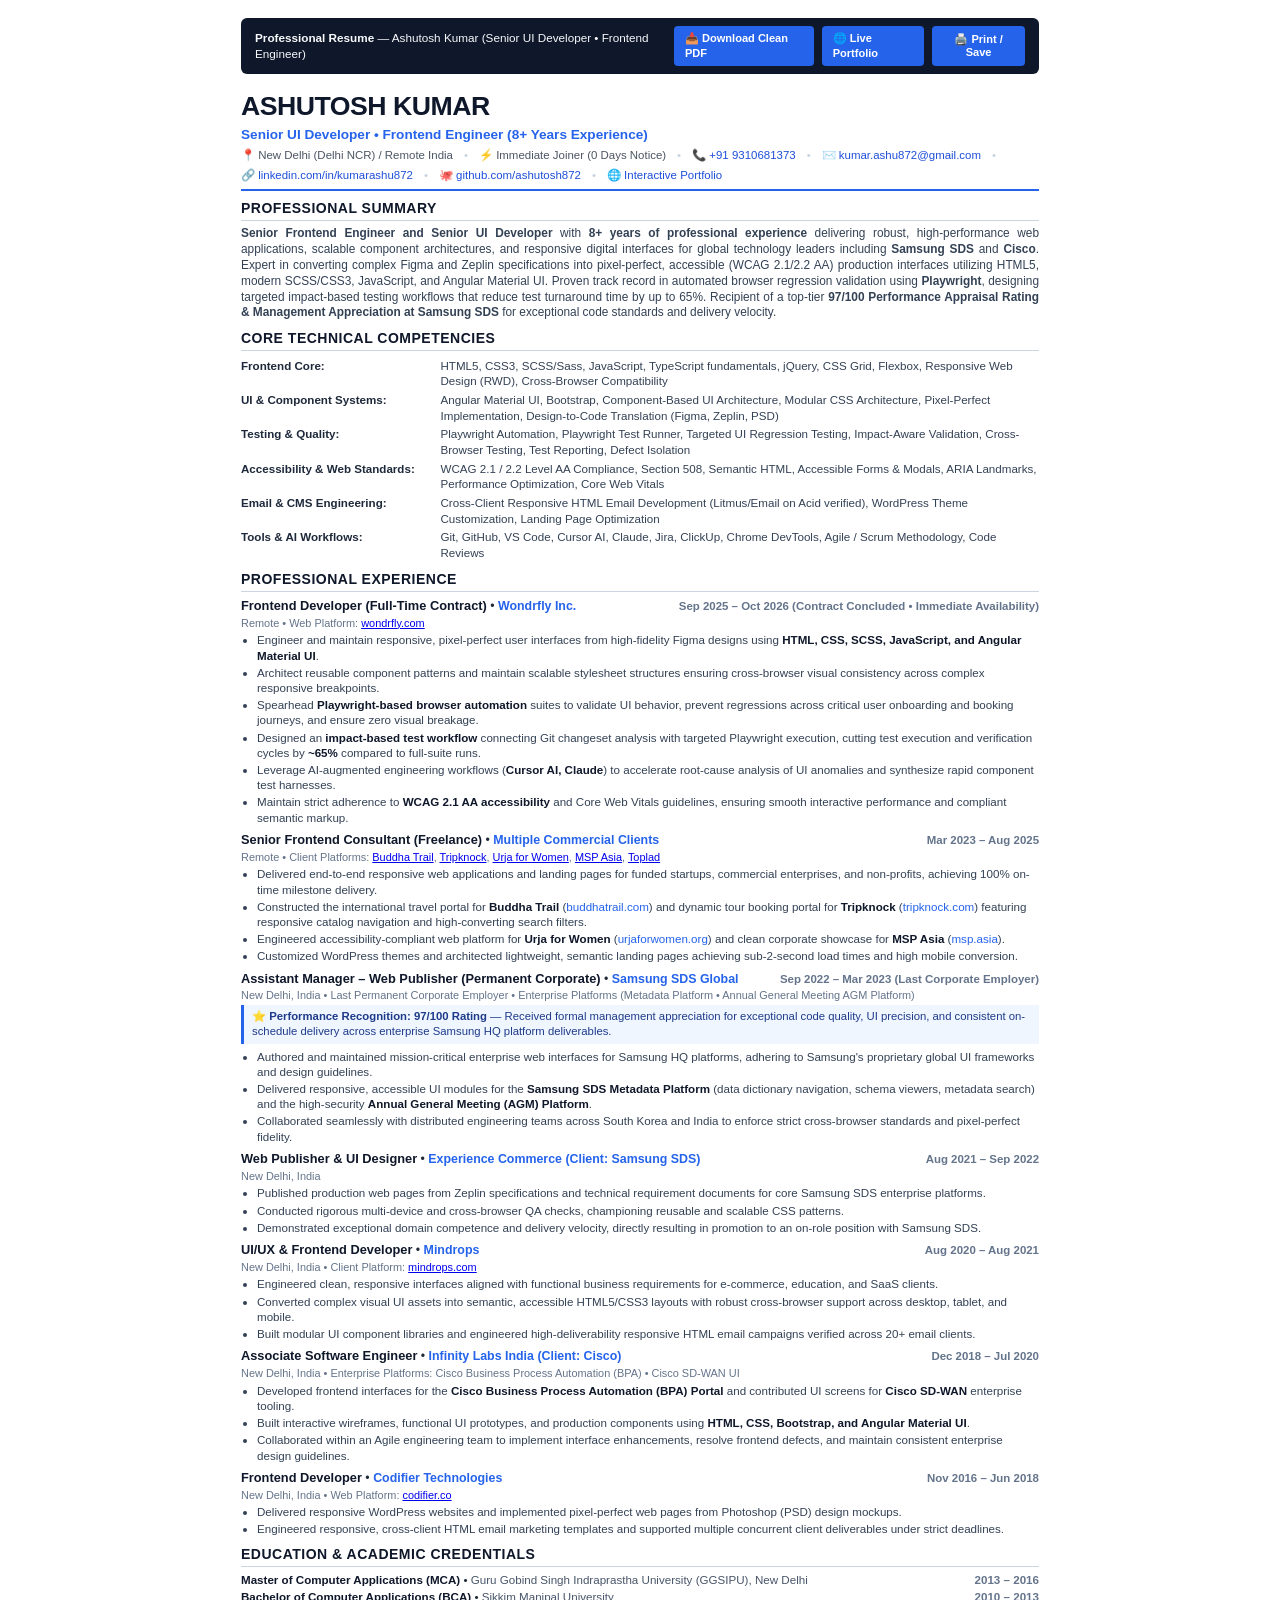
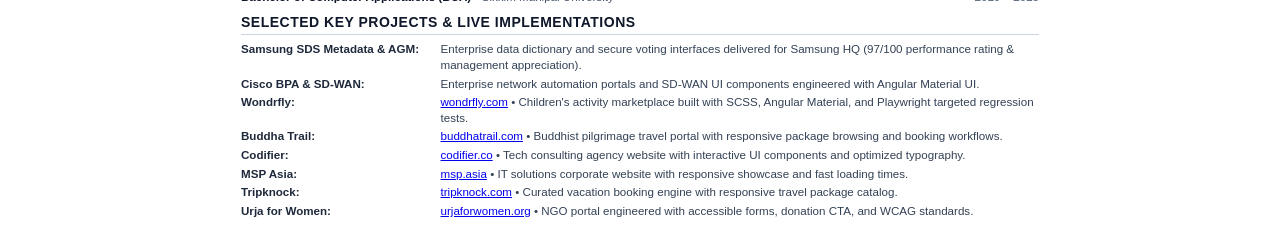
<file: assets/Ashutosh_Kumar_ATS_Resume.html>
<!DOCTYPE html>
<html lang="en">
<head>
  <meta charset="UTF-8">
  <meta name="viewport" content="width=device-width, initial-scale=1.0">
  <title>Ashutosh_Kumar_Resume</title>
  <style>
    /* ATS-Optimized System Typography & Reset */
    *, *::before, *::after {
      box-sizing: border-box;
      margin: 0;
      padding: 0;
    }

    body {
      font-family: 'Calibri', 'Arial', -apple-system, BlinkMacSystemFont, 'Segoe UI', Roboto, Helvetica, sans-serif;
      font-size: 9.3pt;
      line-height: 1.35;
      color: #1f2937;
      background-color: #ffffff;
      padding: 18px 26px;
      max-width: 850px;
      margin: 0 auto;
    }

    @page {
      size: A4;
      margin: 0mm; /* Suppresses browser-generated headers (date, title) and footers (URL, page numbers) */
    }

    @media print {
      html, body {
        margin: 0 !important;
        padding: 8mm 12mm 0 12mm !important;
        max-width: 100% !important;
        color: #000000 !important;
        -webkit-print-color-adjust: exact;
        print-color-adjust: exact;
      }
      a {
        text-decoration: none;
        color: #000000;
      }
      .no-print {
        display: none !important;
      }
      h2 {
        page-break-after: avoid;
        break-after: avoid;
      }
      .experience-item {
        page-break-inside: avoid;
        break-inside: avoid;
      }
      .award-badge {
        page-break-inside: avoid;
        break-inside: avoid;
      }
      table {
        page-break-inside: avoid;
        break-inside: avoid;
      }
    }

    /* Header & Contact Information */
    header {
      border-bottom: 2px solid #2563eb;
      padding-bottom: 6px;
      margin-bottom: 8px;
    }

    h1 {
      font-size: 20pt;
      font-weight: 700;
      color: #0f172a;
      letter-spacing: -0.5px;
      margin-bottom: 2px;
      text-transform: uppercase;
    }

    .tagline {
      font-size: 10.2pt;
      font-weight: 600;
      color: #2563eb;
      margin-bottom: 4px;
    }

    .contact-bar {
      font-size: 8.6pt;
      color: #4b5563;
      display: flex;
      flex-wrap: wrap;
      gap: 4px 11px;
      align-items: center;
    }

    .contact-bar a {
      color: #1d4ed8;
      text-decoration: none;
    }

    .contact-bar a:hover {
      text-decoration: underline;
    }

    .sep {
      color: #cbd5e1;
    }

    /* Section Headings (ATS Standard: Clear uppercase with solid underline) */
    section {
      margin-bottom: 8px;
    }

    h2 {
      font-size: 10.5pt;
      font-weight: 700;
      color: #0f172a;
      text-transform: uppercase;
      letter-spacing: 0.5px;
      border-bottom: 1.5px solid #cbd5e1;
      padding-bottom: 2px;
      margin-bottom: 5px;
    }

    /* Professional Summary */
    .summary-text {
      font-size: 8.9pt;
      color: #334155;
      text-align: justify;
      line-height: 1.34;
    }

    /* Skills Grid / Categorized Table for ATS */
    .skills-table {
      width: 100%;
      border-collapse: collapse;
      font-size: 8.7pt;
      margin-top: 1px;
    }

    .skills-table td {
      padding: 1.5px 0;
      vertical-align: top;
    }

    .skills-category {
      font-weight: 700;
      color: #1e293b;
      width: 25%;
      white-space: nowrap;
    }

    .skills-list {
      color: #334155;
      width: 75%;
    }

    /* Experience Items */
    .experience-item {
      margin-bottom: 6px;
    }

    .role-row {
      display: flex;
      justify-content: space-between;
      align-items: baseline;
      margin-bottom: 1px;
    }

    .role-title {
      font-size: 9.6pt;
      font-weight: 700;
      color: #0f172a;
    }

    .role-company {
      font-size: 9.3pt;
      font-weight: 600;
      color: #2563eb;
    }

    .role-dates {
      font-size: 8.6pt;
      font-weight: 600;
      color: #64748b;
      white-space: nowrap;
    }

    .role-location {
      font-size: 8.2pt;
      color: #64748b;
      margin-bottom: 2px;
    }

    /* Bullets */
    ul.bullets {
      list-style-type: disc;
      margin-left: 16px;
      margin-top: 2px;
    }

    ul.bullets li {
      font-size: 8.7pt;
      color: #334155;
      margin-bottom: 1.8px;
      line-height: 1.32;
    }

    ul.bullets li strong {
      color: #0f172a;
    }

    ul.bullets li a {
      color: #2563eb;
      text-decoration: none;
    }

    ul.bullets li a:hover {
      text-decoration: underline;
    }

    /* Honors & Education Box */
    .award-badge {
      background-color: #eff6ff;
      border-left: 3px solid #2563eb;
      padding: 4px 8px;
      margin: 2px 0 5px 0;
      font-size: 8.5pt;
      color: #1e3a8a;
    }

    .edu-item {
      display: flex;
      justify-content: space-between;
      align-items: baseline;
      margin-bottom: 2px;
      font-size: 8.7pt;
    }

    .edu-degree {
      font-weight: 700;
      color: #0f172a;
    }

    .edu-inst {
      color: #475569;
    }

    .edu-year {
      font-weight: 600;
      color: #64748b;
      white-space: nowrap;
    }

    /* Screen Action Bar */
    .screen-action-bar {
      background-color: #0f172a;
      color: #f8fafc;
      padding: 8px 14px;
      border-radius: 6px;
      margin-bottom: 14px;
      display: flex;
      justify-content: space-between;
      align-items: center;
      font-size: 8.8pt;
    }

    .screen-action-bar a, .screen-action-bar button {
      background: #2563eb;
      color: #ffffff;
      border: none;
      padding: 5px 11px;
      border-radius: 4px;
      cursor: pointer;
      text-decoration: none;
      font-weight: 600;
      font-size: 8.3pt;
    }

    .screen-action-bar a:hover, .screen-action-bar button:hover {
      background: #1d4ed8;
    }
  </style>
</head>
<body>

  <!-- Screen Only Quick Bar -->
  <div class="screen-action-bar no-print">
    <span><strong>Professional Resume</strong> — Ashutosh Kumar (Senior UI Developer • Frontend Engineer)</span>
    <div style="display: flex; gap: 8px;">
      <a href="Ashutosh_Kumar_Resume.pdf" download="Ashutosh_Kumar_Resume.pdf" style="background:#2563eb; color:#fff; font-weight:600;">📥 Download Clean PDF</a>
      <a href="https://ashutosh872.github.io/portfolio/" target="_blank" rel="noopener">🌐 Live Portfolio</a>
      <button onclick="window.print()">🖨️ Print / Save</button>
    </div>
  </div>

  <!-- Header -->
  <header>
    <h1>Ashutosh Kumar</h1>
    <div class="tagline">Senior UI Developer &bull; Frontend Engineer (8+ Years Experience)</div>
    <div class="contact-bar">
      <span>📍 New Delhi (Delhi NCR) / Remote India</span>
      <span class="sep">&bull;</span>
      <span>⚡ Immediate Joiner (0 Days Notice)</span>
      <span class="sep">&bull;</span>
      <span>📞 <a href="tel:+919310681373">+91 9310681373</a></span>
      <span class="sep">&bull;</span>
      <span>✉️ <a href="mailto:kumar.ashu872@gmail.com">kumar.ashu872@gmail.com</a></span>
      <span class="sep">&bull;</span>
      <span>🔗 <a href="https://linkedin.com/in/kumarashu872" target="_blank" rel="noopener">linkedin.com/in/kumarashu872</a></span>
      <span class="sep">&bull;</span>
      <span>🐙 <a href="https://github.com/ashutosh872" target="_blank" rel="noopener">github.com/ashutosh872</a></span>
      <span class="sep">&bull;</span>
      <span>🌐 <a href="https://ashutosh872.github.io/portfolio/" target="_blank" rel="noopener">Interactive Portfolio</a></span>
    </div>
  </header>

  <!-- Professional Summary -->
  <section>
    <h2>Professional Summary</h2>
    <p class="summary-text">
      <strong>Senior Frontend Engineer and Senior UI Developer</strong> with <strong>8+ years of professional experience</strong> delivering robust, high-performance web applications, scalable component architectures, and responsive digital interfaces for global technology leaders including <strong>Samsung SDS</strong> and <strong>Cisco</strong>. Expert in converting complex Figma and Zeplin specifications into pixel-perfect, accessible (WCAG 2.1/2.2 AA) production interfaces utilizing HTML5, modern SCSS/CSS3, JavaScript, and Angular Material UI. Proven track record in automated browser regression validation using <strong>Playwright</strong>, designing targeted impact-based testing workflows that reduce test turnaround time by up to 65%. Recipient of a top-tier <strong>97/100 Performance Appraisal Rating &amp; Management Appreciation at Samsung SDS</strong> for exceptional code standards and delivery velocity.
    </p>
  </section>

  <!-- Technical Competencies -->
  <section>
    <h2>Core Technical Competencies</h2>
    <table class="skills-table">
      <tr>
        <td class="skills-category">Frontend Core:</td>
        <td class="skills-list">HTML5, CSS3, SCSS/Sass, JavaScript, TypeScript fundamentals, jQuery, CSS Grid, Flexbox, Responsive Web Design (RWD), Cross-Browser Compatibility</td>
      </tr>
      <tr>
        <td class="skills-category">UI & Component Systems:</td>
        <td class="skills-list">Angular Material UI, Bootstrap, Component-Based UI Architecture, Modular CSS Architecture, Pixel-Perfect Implementation, Design-to-Code Translation (Figma, Zeplin, PSD)</td>
      </tr>
      <tr>
        <td class="skills-category">Testing & Quality:</td>
        <td class="skills-list">Playwright Automation, Playwright Test Runner, Targeted UI Regression Testing, Impact-Aware Validation, Cross-Browser Testing, Test Reporting, Defect Isolation</td>
      </tr>
      <tr>
        <td class="skills-category">Accessibility & Web Standards:</td>
        <td class="skills-list">WCAG 2.1 / 2.2 Level AA Compliance, Section 508, Semantic HTML, Accessible Forms & Modals, ARIA Landmarks, Performance Optimization, Core Web Vitals</td>
      </tr>
      <tr>
        <td class="skills-category">Email & CMS Engineering:</td>
        <td class="skills-list">Cross-Client Responsive HTML Email Development (Litmus/Email on Acid verified), WordPress Theme Customization, Landing Page Optimization</td>
      </tr>
      <tr>
        <td class="skills-category">Tools & AI Workflows:</td>
        <td class="skills-list">Git, GitHub, VS Code, Cursor AI, Claude, Jira, ClickUp, Chrome DevTools, Agile / Scrum Methodology, Code Reviews</td>
      </tr>
    </table>
  </section>

  <!-- Professional Experience -->
  <section>
    <h2>Professional Experience</h2>

    <!-- Wondrfly -->
    <div class="experience-item">
      <div class="role-row">
        <div>
          <span class="role-title">Frontend Developer (Full-Time Contract)</span> &bull; <span class="role-company">Wondrfly Inc.</span>
        </div>
        <span class="role-dates">Sep 2025 – Oct 2026 (Contract Concluded &bull; Immediate Availability)</span>
      </div>
      <div class="role-location">Remote &bull; Web Platform: <a href="https://www.wondrfly.com" target="_blank" rel="noopener">wondrfly.com</a></div>
      <ul class="bullets">
        <li>Engineer and maintain responsive, pixel-perfect user interfaces from high-fidelity Figma designs using <strong>HTML, CSS, SCSS, JavaScript, and Angular Material UI</strong>.</li>
        <li>Architect reusable component patterns and maintain scalable stylesheet structures ensuring cross-browser visual consistency across complex responsive breakpoints.</li>
        <li>Spearhead <strong>Playwright-based browser automation</strong> suites to validate UI behavior, prevent regressions across critical user onboarding and booking journeys, and ensure zero visual breakage.</li>
        <li>Designed an <strong>impact-based test workflow</strong> connecting Git changeset analysis with targeted Playwright execution, cutting test execution and verification cycles by <strong>~65%</strong> compared to full-suite runs.</li>
        <li>Leverage AI-augmented engineering workflows (<strong>Cursor AI, Claude</strong>) to accelerate root-cause analysis of UI anomalies and synthesize rapid component test harnesses.</li>
        <li>Maintain strict adherence to <strong>WCAG 2.1 AA accessibility</strong> and Core Web Vitals guidelines, ensuring smooth interactive performance and compliant semantic markup.</li>
      </ul>
    </div>

    <!-- Freelance -->
    <div class="experience-item">
      <div class="role-row">
        <div>
          <span class="role-title">Senior Frontend Consultant (Freelance)</span> &bull; <span class="role-company">Multiple Commercial Clients</span>
        </div>
        <span class="role-dates">Mar 2023 – Aug 2025</span>
      </div>
      <div class="role-location">Remote &bull; Client Platforms: <a href="https://www.buddhatrail.com" target="_blank" rel="noopener">Buddha Trail</a>, <a href="https://www.tripknock.com" target="_blank" rel="noopener">Tripknock</a>, <a href="https://urjaforwomen.org" target="_blank" rel="noopener">Urja for Women</a>, <a href="https://www.msp.asia" target="_blank" rel="noopener">MSP Asia</a>, <a href="https://toplad.in" target="_blank" rel="noopener">Toplad</a></div>
      <ul class="bullets">
        <li>Delivered end-to-end responsive web applications and landing pages for funded startups, commercial enterprises, and non-profits, achieving 100% on-time milestone delivery.</li>
        <li>Constructed the international travel portal for <strong>Buddha Trail</strong> (<a href="https://www.buddhatrail.com" target="_blank" rel="noopener">buddhatrail.com</a>) and dynamic tour booking portal for <strong>Tripknock</strong> (<a href="https://www.tripknock.com" target="_blank" rel="noopener">tripknock.com</a>) featuring responsive catalog navigation and high-converting search filters.</li>
        <li>Engineered accessibility-compliant web platform for <strong>Urja for Women</strong> (<a href="https://urjaforwomen.org" target="_blank" rel="noopener">urjaforwomen.org</a>) and clean corporate showcase for <strong>MSP Asia</strong> (<a href="https://www.msp.asia" target="_blank" rel="noopener">msp.asia</a>).</li>
        <li>Customized WordPress themes and architected lightweight, semantic landing pages achieving sub-2-second load times and high mobile conversion.</li>
      </ul>
    </div>

    <!-- Samsung SDS -->
    <div class="experience-item">
      <div class="role-row">
        <div>
          <span class="role-title">Assistant Manager – Web Publisher (Permanent Corporate)</span> &bull; <span class="role-company">Samsung SDS Global</span>
        </div>
        <span class="role-dates">Sep 2022 – Mar 2023 (Last Corporate Employer)</span>
      </div>
      <div class="role-location">New Delhi, India &bull; Last Permanent Corporate Employer &bull; Enterprise Platforms (Metadata Platform &bull; Annual General Meeting AGM Platform)</div>
      <div class="award-badge">
        ⭐ <strong>Performance Recognition: 97/100 Rating</strong> — Received formal management appreciation for exceptional code quality, UI precision, and consistent on-schedule delivery across enterprise Samsung HQ platform deliverables.
      </div>
      <ul class="bullets">
        <li>Authored and maintained mission-critical enterprise web interfaces for Samsung HQ platforms, adhering to Samsung's proprietary global UI frameworks and design guidelines.</li>
        <li>Delivered responsive, accessible UI modules for the <strong>Samsung SDS Metadata Platform</strong> (data dictionary navigation, schema viewers, metadata search) and the high-security <strong>Annual General Meeting (AGM) Platform</strong>.</li>
        <li>Collaborated seamlessly with distributed engineering teams across South Korea and India to enforce strict cross-browser standards and pixel-perfect fidelity.</li>
      </ul>
    </div>

    <!-- Experience Commerce -->
    <div class="experience-item">
      <div class="role-row">
        <div>
          <span class="role-title">Web Publisher &amp; UI Designer</span> &bull; <span class="role-company">Experience Commerce (Client: Samsung SDS)</span>
        </div>
        <span class="role-dates">Aug 2021 – Sep 2022</span>
      </div>
      <div class="role-location">New Delhi, India</div>
      <ul class="bullets">
        <li>Published production web pages from Zeplin specifications and technical requirement documents for core Samsung SDS enterprise platforms.</li>
        <li>Conducted rigorous multi-device and cross-browser QA checks, championing reusable and scalable CSS patterns.</li>
        <li>Demonstrated exceptional domain competence and delivery velocity, directly resulting in promotion to an on-role position with Samsung SDS.</li>
      </ul>
    </div>

    <!-- Mindrops -->
    <div class="experience-item">
      <div class="role-row">
        <div>
          <span class="role-title">UI/UX &amp; Frontend Developer</span> &bull; <span class="role-company">Mindrops</span>
        </div>
        <span class="role-dates">Aug 2020 – Aug 2021</span>
      </div>
      <div class="role-location">New Delhi, India &bull; Client Platform: <a href="https://mindrops.com" target="_blank" rel="noopener">mindrops.com</a></div>
      <ul class="bullets">
        <li>Engineered clean, responsive interfaces aligned with functional business requirements for e-commerce, education, and SaaS clients.</li>
        <li>Converted complex visual UI assets into semantic, accessible HTML5/CSS3 layouts with robust cross-browser support across desktop, tablet, and mobile.</li>
        <li>Built modular UI component libraries and engineered high-deliverability responsive HTML email campaigns verified across 20+ email clients.</li>
      </ul>
    </div>

    <!-- Infinity Labs India -->
    <div class="experience-item">
      <div class="role-row">
        <div>
          <span class="role-title">Associate Software Engineer</span> &bull; <span class="role-company">Infinity Labs India (Client: Cisco)</span>
        </div>
        <span class="role-dates">Dec 2018 – Jul 2020</span>
      </div>
      <div class="role-location">New Delhi, India &bull; Enterprise Platforms: Cisco Business Process Automation (BPA) &bull; Cisco SD-WAN UI</div>
      <ul class="bullets">
        <li>Developed frontend interfaces for the <strong>Cisco Business Process Automation (BPA) Portal</strong> and contributed UI screens for <strong>Cisco SD-WAN</strong> enterprise tooling.</li>
        <li>Built interactive wireframes, functional UI prototypes, and production components using <strong>HTML, CSS, Bootstrap, and Angular Material UI</strong>.</li>
        <li>Collaborated within an Agile engineering team to implement interface enhancements, resolve frontend defects, and maintain consistent enterprise design guidelines.</li>
      </ul>
    </div>

    <!-- Codifier Technologies -->
    <div class="experience-item">
      <div class="role-row">
        <div>
          <span class="role-title">Frontend Developer</span> &bull; <span class="role-company">Codifier Technologies</span>
        </div>
        <span class="role-dates">Nov 2016 – Jun 2018</span>
      </div>
      <div class="role-location">New Delhi, India &bull; Web Platform: <a href="https://codifier.co" target="_blank" rel="noopener">codifier.co</a></div>
      <ul class="bullets">
        <li>Delivered responsive WordPress websites and implemented pixel-perfect web pages from Photoshop (PSD) design mockups.</li>
        <li>Engineered responsive, cross-client HTML email marketing templates and supported multiple concurrent client deliverables under strict deadlines.</li>
      </ul>
    </div>
  </section>

  <!-- Education & Credentials -->
  <section>
    <h2>Education &amp; Academic Credentials</h2>
    <div class="edu-item">
      <div>
        <span class="edu-degree">Master of Computer Applications (MCA)</span> &bull; <span class="edu-inst">Guru Gobind Singh Indraprastha University (GGSIPU), New Delhi</span>
      </div>
      <span class="edu-year">2013 – 2016</span>
    </div>
    <div class="edu-item">
      <div>
        <span class="edu-degree">Bachelor of Computer Applications (BCA)</span> &bull; <span class="edu-inst">Sikkim Manipal University</span>
      </div>
      <span class="edu-year">2010 – 2013</span>
    </div>
  </section>

  <!-- Key Projects Reference Table (ATS Searchable) -->
  <section>
    <h2>Selected Key Projects &amp; Live Implementations</h2>
    <table class="skills-table">
      <tr>
        <td class="skills-category">Samsung SDS Metadata &amp; AGM:</td>
        <td class="skills-list">Enterprise data dictionary and secure voting interfaces delivered for Samsung HQ (97/100 performance rating &amp; management appreciation).</td>
      </tr>
      <tr>
        <td class="skills-category">Cisco BPA &amp; SD-WAN:</td>
        <td class="skills-list">Enterprise network automation portals and SD-WAN UI components engineered with Angular Material UI.</td>
      </tr>
      <tr>
        <td class="skills-category">Wondrfly:</td>
        <td class="skills-list"><a href="https://www.wondrfly.com" target="_blank" rel="noopener">wondrfly.com</a> &bull; Children's activity marketplace built with SCSS, Angular Material, and Playwright targeted regression tests.</td>
      </tr>
      <tr>
        <td class="skills-category">Buddha Trail:</td>
        <td class="skills-list"><a href="https://www.buddhatrail.com" target="_blank" rel="noopener">buddhatrail.com</a> &bull; Buddhist pilgrimage travel portal with responsive package browsing and booking workflows.</td>
      </tr>
      <tr>
        <td class="skills-category">Codifier:</td>
        <td class="skills-list"><a href="https://codifier.co" target="_blank" rel="noopener">codifier.co</a> &bull; Tech consulting agency website with interactive UI components and optimized typography.</td>
      </tr>
      <tr>
        <td class="skills-category">MSP Asia:</td>
        <td class="skills-list"><a href="https://www.msp.asia" target="_blank" rel="noopener">msp.asia</a> &bull; IT solutions corporate website with responsive showcase and fast loading times.</td>
      </tr>
      <tr>
        <td class="skills-category">Tripknock:</td>
        <td class="skills-list"><a href="https://www.tripknock.com" target="_blank" rel="noopener">tripknock.com</a> &bull; Curated vacation booking engine with responsive travel package catalog.</td>
      </tr>
      <tr>
        <td class="skills-category">Urja for Women:</td>
        <td class="skills-list"><a href="https://urjaforwomen.org" target="_blank" rel="noopener">urjaforwomen.org</a> &bull; NGO portal engineered with accessible forms, donation CTA, and WCAG standards.</td>
      </tr>
    </table>
  </section>

</body>
</html>
</file>
<file: css/style.css>
/* ==========================================================================
   ASHUTOSH KUMAR — SENIOR FRONTEND & UI ENGINEER PORTFOLIO
   Understated, Clean, Modern Enterprise Design System (2025/2026 Standards)
   ========================================================================== */

/* --- CSS Variables & Design Tokens --- */
:root {
  /* Dark Theme Palette (Obsidian / Linear Aesthetic) */
  --bg-base: #080b11;
  --bg-surface: #0f172a;
  --bg-surface-elevated: #162036;
  --bg-card: rgba(15, 23, 42, 0.85);
  --bg-card-hover: rgba(22, 32, 56, 0.95);
  --bg-card-gradient: linear-gradient(180deg, rgba(22, 27, 46, 0.85) 0%, rgba(15, 23, 42, 0.95) 100%);
  --bg-glass: rgba(8, 11, 17, 0.85);
  --bg-header: rgba(8, 11, 17, 0.85);
  --bg-header-scrolled: rgba(8, 11, 17, 0.96);
  --bg-tabs: rgba(15, 23, 42, 0.8);
  --bg-input: rgba(15, 23, 42, 0.8);

  --border-subtle: rgba(255, 255, 255, 0.06);
  --border-medium: rgba(255, 255, 255, 0.1);
  --border-bright: rgba(255, 255, 255, 0.2);
  --border-accent: rgba(59, 130, 246, 0.4);

  --text-primary: #f8fafc;
  --text-secondary: #94a3b8;
  --text-muted: #64748b;
  --text-subtle: #475569;

  --accent-primary: #3b82f6;
  --accent-secondary: #6366f1;
  --accent-cyan: #38bdf8;
  --accent-purple: #a855f7;
  --accent-emerald: #10b981;
  --accent-amber: #f59e0b;

  --gradient-accent: linear-gradient(135deg, #38bdf8 0%, #3b82f6 50%, #6366f1 100%);
  --gradient-surface: linear-gradient(180deg, rgba(255, 255, 255, 0.04) 0%, rgba(255, 255, 255, 0.01) 100%);
  --glow-accent: 0 4px 20px rgba(59, 130, 246, 0.25);
  --card-bevel: inset 0 1px 0 0 rgba(255, 255, 255, 0.12);
  --card-shadow: 0 4px 20px -2px rgba(0, 0, 0, 0.5), inset 0 1px 0 0 rgba(255, 255, 255, 0.12);
  --card-shadow-hover: 0 12px 30px -4px rgba(0, 0, 0, 0.6), 0 0 24px 0 rgba(59, 130, 246, 0.15), inset 0 1px 0 0 rgba(255, 255, 255, 0.2);
  --shadow-header: 0 4px 20px rgba(0, 0, 0, 0.45);

  --font-sans: 'Plus Jakarta Sans', -apple-system, BlinkMacSystemFont, 'Segoe UI', Roboto, Helvetica, Arial, sans-serif;
  --font-mono: 'JetBrains Mono', 'Fira Code', Menlo, Monaco, Consolas, monospace;

  --radius-sm: 6px;
  --radius-md: 10px;
  --radius-lg: 14px;
  --radius-xl: 20px;
  --radius-full: 9999px;

  --transition-fast: 150ms cubic-bezier(0.16, 1, 0.3, 1);
  --transition-base: 250ms cubic-bezier(0.16, 1, 0.3, 1);
  --transition-slow: 400ms cubic-bezier(0.16, 1, 0.3, 1);

  --container-max: 1200px;
}

/* Light Theme Variables (Apple / Clean Studio Aesthetic) */
[data-theme="light"] {
  --bg-base: #f8fafc;
  --bg-surface: #ffffff;
  --bg-surface-elevated: #f1f5f9;
  --bg-card: #ffffff;
  --bg-card-hover: #ffffff;
  --bg-card-gradient: linear-gradient(180deg, #ffffff 0%, #f8fafc 100%);
  --bg-glass: rgba(255, 255, 255, 0.9);
  --bg-header: rgba(255, 255, 255, 0.92);
  --bg-header-scrolled: rgba(255, 255, 255, 0.98);
  --bg-tabs: #f1f5f9;
  --bg-input: #ffffff;

  --border-subtle: #e2e8f0;
  --border-medium: #cbd5e1;
  --border-bright: #94a3b8;
  --border-accent: rgba(37, 99, 235, 0.35);

  --text-primary: #0f172a;
  --text-secondary: #334155;
  --text-muted: #64748b;
  --text-subtle: #94a3b8;

  --accent-primary: #2563eb;
  --accent-secondary: #4f46e5;
  --accent-cyan: #0284c7;
  --accent-purple: #9333ea;
  --accent-emerald: #059669;
  --accent-amber: #d97706;

  --gradient-accent: linear-gradient(135deg, #0284c7 0%, #2563eb 50%, #4f46e5 100%);
  --glow-accent: 0 4px 16px rgba(37, 99, 235, 0.15);
  --card-bevel: inset 0 1px 0 0 rgba(255, 255, 255, 0.9);
  --card-shadow: 0 4px 20px -2px rgba(0, 0, 0, 0.06), 0 1px 3px 0 rgba(0, 0, 0, 0.04);
  --card-shadow-hover: 0 12px 28px -4px rgba(0, 0, 0, 0.1), 0 0 16px rgba(37, 99, 235, 0.08);
  --shadow-header: 0 4px 20px rgba(0, 0, 0, 0.06);
}

/* --- Base & Reset with Overflow Safeguards --- */
*, *::before, *::after {
  box-sizing: border-box;
  margin: 0;
  padding: 0;
  min-width: 0; /* Prevents flex and grid items from expanding beyond parent */
}

html {
  scroll-behavior: smooth;
  font-size: 16px;
  -webkit-text-size-adjust: 100%;
  overflow-x: clip;
  max-width: 100%;
}

body {
  font-family: var(--font-sans);
  background-color: var(--bg-base);
  color: var(--text-primary);
  line-height: 1.6;
  min-height: 100vh;
  position: relative;
  overflow-x: clip;
  max-width: 100%;
  padding-top: 68px; /* Fixed Header Offset */
  transition: background-color var(--transition-base), color var(--transition-base);
  word-break: normal;
  overflow-wrap: break-word;
  hyphens: none;
}

h1, h2, h3, h4, h5, h6, p, span, a, button, li {
  overflow-wrap: break-word;
  word-wrap: break-word;
  word-break: normal;
  hyphens: none;
}

/* Accessible focus styling */
:focus-visible {
  outline: 2px solid var(--accent-primary);
  outline-offset: 3px;
  border-radius: var(--radius-sm);
}

/* Ambient Radial Glows (Background) */
.ambient-glow {
  position: fixed;
  inset: 0;
  width: 100%;
  height: 100%;
  pointer-events: none;
  z-index: 0;
  overflow: hidden;
  contain: paint;
  clip-path: inset(0);
}

.ambient-circle-1 {
  position: absolute;
  top: -80px;
  right: 0;
  width: 400px;
  max-width: 90vw;
  height: 400px;
  background: radial-gradient(circle, rgba(59, 130, 246, 0.1) 0%, rgba(59, 130, 246, 0) 70%);
  filter: blur(60px);
}

.ambient-circle-2 {
  position: absolute;
  top: 45%;
  left: 0;
  width: 400px;
  max-width: 90vw;
  height: 400px;
  background: radial-gradient(circle, rgba(99, 102, 241, 0.08) 0%, rgba(99, 102, 241, 0) 70%);
  filter: blur(70px);
}

/* Subtle dot mesh pattern */
.bg-mesh-pattern {
  position: fixed;
  inset: 0;
  background-image: radial-gradient(rgba(255, 255, 255, 0.05) 1px, transparent 1px);
  background-size: 24px 24px;
  pointer-events: none;
  z-index: 0;
}

[data-theme="light"] .bg-mesh-pattern {
  background-image: radial-gradient(rgba(0, 0, 0, 0.04) 1px, transparent 1px);
}

/* Layout container */
.container {
  max-width: var(--container-max);
  margin-left: auto;
  margin-right: auto;
  padding-left: 1.25rem;
  padding-right: 1.25rem;
  position: relative;
  z-index: 1;
  width: 100%;
}

/* ==========================================================================
   Header & Navigation (Fixed on Scroll with Differentiated CTAs)
   ========================================================================== */
.site-header {
  position: fixed;
  top: 0;
  left: 0;
  right: 0;
  width: 100%;
  z-index: 1000;
  background-color: var(--bg-header);
  backdrop-filter: blur(20px) saturate(180%);
  -webkit-backdrop-filter: blur(20px) saturate(180%);
  border-bottom: 1px solid var(--border-subtle);
  transition: background-color var(--transition-base), border-color var(--transition-base), box-shadow var(--transition-base);
}

.site-header.scrolled {
  background-color: var(--bg-header-scrolled);
  border-bottom-color: var(--border-medium);
  box-shadow: var(--shadow-header);
}

.nav-wrapper {
  display: flex;
  align-items: center;
  justify-content: space-between;
  height: 68px;
  gap: 1rem;
}

/* Brand Monogram */
.brand-link {
  display: flex;
  align-items: center;
  gap: 0.65rem;
  text-decoration: none;
  color: var(--text-primary);
  flex-shrink: 0;
}

.monogram-badge {
  width: 36px;
  height: 36px;
  border-radius: var(--radius-md);
  background: var(--gradient-accent);
  display: flex;
  align-items: center;
  justify-content: center;
  font-weight: 800;
  font-size: 0.95rem;
  color: #ffffff;
  letter-spacing: -0.5px;
}

.brand-text {
  display: flex;
  flex-direction: column;
}

.brand-name {
  font-weight: 700;
  font-size: 1rem;
  line-height: 1.2;
}

.brand-role {
  font-size: 0.72rem;
  color: var(--text-muted);
  font-weight: 500;
}

/* Nav links desktop */
.nav-links {
  display: flex;
  align-items: center;
  gap: 1.25rem;
  list-style: none;
}

.nav-link {
  text-decoration: none;
  color: var(--text-secondary);
  font-size: 0.88rem;
  font-weight: 500;
  transition: color var(--transition-fast);
  padding: 0.35rem 0.4rem;
  position: relative;
  white-space: nowrap;
}

.nav-link:hover,
.nav-link.active {
  color: var(--text-primary);
}

.nav-link.active::after {
  content: '';
  position: absolute;
  bottom: 0;
  left: 0.4rem;
  right: 0.4rem;
  height: 2px;
  background: var(--accent-primary);
  border-radius: var(--radius-full);
}

/* Nav action buttons */
.nav-actions {
  display: flex;
  align-items: center;
  gap: 0.65rem;
  flex-shrink: 0;
}

/* Nav GitHub Link */
.nav-github-btn {
  display: flex;
  align-items: center;
  justify-content: center;
  width: 36px;
  height: 36px;
  border-radius: var(--radius-md);
  border: 1px solid var(--border-medium);
  background-color: var(--bg-surface);
  color: var(--text-secondary);
  transition: all var(--transition-fast);
  text-decoration: none;
}

.nav-github-btn:hover {
  color: var(--text-primary);
  border-color: var(--accent-primary);
  background-color: var(--bg-surface-elevated);
  transform: translateY(-1px);
}

.nav-github-btn svg {
  width: 17px;
  height: 17px;
  pointer-events: none;
}

/* Theme Toggle Button */
.theme-toggle-btn {
  background: var(--bg-surface);
  border: 1px solid var(--border-medium);
  color: var(--text-secondary);
  width: 36px;
  height: 36px;
  border-radius: var(--radius-md);
  cursor: pointer;
  display: flex;
  align-items: center;
  justify-content: center;
  transition: all var(--transition-fast);
  flex-shrink: 0;
}

.theme-toggle-btn:hover {
  color: var(--text-primary);
  border-color: var(--accent-primary);
  background: var(--bg-surface-elevated);
}

.theme-toggle-btn svg {
  width: 17px;
  height: 17px;
  pointer-events: none;
}

/* Differentiated Header CTAs in Nav */
.nav-resume-group {
  display: flex;
  align-items: center;
  gap: 0.5rem;
  margin-left: 0.25rem;
}

.btn-nav-ats {
  display: inline-flex;
  align-items: center;
  gap: 0.35rem;
  padding: 0.42rem 0.85rem;
  border-radius: var(--radius-md);
  background: rgba(255, 255, 255, 0.05);
  border: 1px solid var(--border-medium);
  color: var(--text-primary);
  font-size: 0.82rem;
  font-weight: 600;
  text-decoration: none;
  transition: all var(--transition-fast);
  white-space: nowrap;
}

.btn-nav-ats:hover {
  background: rgba(59, 130, 246, 0.12);
  border-color: rgba(59, 130, 246, 0.45);
  color: #60a5fa;
  transform: translateY(-1px);
}

.btn-nav-pdf {
  display: inline-flex;
  align-items: center;
  gap: 0.35rem;
  padding: 0.42rem 0.95rem;
  border-radius: var(--radius-md);
  background: linear-gradient(135deg, #2563eb, #3b82f6);
  border: 1px solid rgba(255, 255, 255, 0.25);
  color: #ffffff;
  font-size: 0.82rem;
  font-weight: 600;
  text-decoration: none;
  box-shadow: 0 4px 12px rgba(37, 99, 235, 0.35);
  transition: all var(--transition-fast);
  white-space: nowrap;
}

.btn-nav-pdf:hover {
  background: linear-gradient(135deg, #1d4ed8, #2563eb);
  box-shadow: 0 6px 16px rgba(37, 99, 235, 0.5);
  transform: translateY(-1px);
}

/* Hide mobile-only links on desktop */
.mobile-only-resume {
  display: none !important;
}

/* Mobile Hamburger */
.mobile-toggle-btn {
  display: none;
  background: var(--bg-surface);
  border: 1px solid var(--border-medium);
  color: var(--text-primary);
  width: 38px;
  height: 38px;
  border-radius: var(--radius-md);
  cursor: pointer;
  align-items: center;
  justify-content: center;
  flex-direction: column;
  gap: 4.5px;
  padding: 8px 6px;
  flex-shrink: 0;
  transition: all var(--transition-fast);
}

.mobile-toggle-btn:hover {
  border-color: var(--accent-primary);
  color: var(--accent-primary);
  background: var(--bg-surface-elevated);
}

.mobile-toggle-btn span {
  display: block;
  width: 20px;
  height: 2px;
  background-color: currentColor;
  border-radius: var(--radius-full);
  transition: transform var(--transition-base), opacity var(--transition-base);
  pointer-events: none;
}

/* Morph hamburger into X when active/open */
.mobile-toggle-btn.active span:nth-child(1) {
  transform: translateY(6.5px) rotate(45deg);
}

.mobile-toggle-btn.active span:nth-child(2) {
  opacity: 0;
  transform: scaleX(0);
}

.mobile-toggle-btn.active span:nth-child(3) {
  transform: translateY(-6.5px) rotate(-45deg);
}

.mobile-toggle-btn svg {
  width: 20px;
  height: 20px;
  stroke: currentColor;
  pointer-events: none;
}

/* ==========================================================================
   Multi-Page Layout & Navigation Enhancements (2026 Trend)
   ========================================================================== */
.page-hero {
  padding-top: 2rem;
  padding-bottom: 1.5rem;
  border-bottom: 1px solid var(--border-subtle);
  margin-bottom: 2rem;
}

.page-hero-title {
  font-size: clamp(1.85rem, 3.2vw, 2.5rem);
  font-weight: 800;
  line-height: 1.2;
  letter-spacing: -0.025em;
  margin-top: 0.5rem;
  margin-bottom: 0.65rem;
}

.page-hero-desc {
  font-size: 0.98rem;
  color: var(--text-secondary);
  max-width: 760px;
  line-height: 1.6;
}

/* ==========================================================================
   Hero Section & Bento Grid (Understated & Structured)
   ========================================================================== */
.hero-section {
  padding-top: 2.75rem;
  padding-bottom: 2.5rem;
}

.hero-bento-grid {
  display: grid;
  grid-template-columns: 1.55fr 1fr;
  gap: 1.25rem;
}

/* Main Hero Bento Card */
.hero-main-card {
  background-color: var(--bg-card);
  backdrop-filter: blur(12px);
  border: 1px solid var(--border-medium);
  border-radius: var(--radius-lg);
  padding: 2.25rem 2rem;
  position: relative;
  overflow: hidden;
  display: flex;
  flex-direction: column;
  justify-content: space-between;
}

.hero-main-card::before {
  content: '';
  position: absolute;
  top: 0;
  left: 0;
  right: 0;
  height: 2px;
  background: var(--gradient-accent);
}

/* Availability Status Pill */
.status-pill {
  display: inline-flex;
  align-items: center;
  gap: 0.5rem;
  padding: 0.35rem 0.75rem;
  border-radius: var(--radius-md);
  background-color: rgba(16, 185, 129, 0.12);
  border: 1px solid rgba(16, 185, 129, 0.3);
  font-size: 0.78rem;
  font-weight: 600;
  color: var(--accent-emerald);
  max-width: 100%;
  margin-bottom: 1.25rem;
  white-space: normal;
  word-break: normal;
  overflow-wrap: break-word;
  line-height: 1.35;
}

.status-dot-pulse {
  width: 7px;
  height: 7px;
  border-radius: 50%;
  background-color: var(--accent-emerald);
  flex-shrink: 0;
  animation: pulse-ring 2s cubic-bezier(0.4, 0, 0.6, 1) infinite;
}

@keyframes pulse-ring {
  0%, 100% { opacity: 1; transform: scale(1); }
  50% { opacity: 0.5; transform: scale(1.2); }
}

/* Hero Typography */
.hero-subtitle {
  font-size: 0.8rem;
  font-weight: 700;
  letter-spacing: 1px;
  text-transform: uppercase;
  color: var(--accent-primary);
  margin-bottom: 0.4rem;
}

.hero-title {
  font-size: clamp(1.85rem, 3.2vw, 2.75rem);
  font-weight: 800;
  line-height: 1.2;
  letter-spacing: -0.6px;
  margin-bottom: 1rem;
  color: var(--text-primary);
}

.hero-title .text-gradient {
  background: var(--gradient-accent);
  -webkit-background-clip: text;
  -webkit-text-fill-color: transparent;
  display: inline-block;
}

.hero-bio {
  font-size: 0.98rem;
  color: var(--text-secondary);
  line-height: 1.6;
  margin-bottom: 1.75rem;
}

/* Hero CTA Row */
.hero-cta-group {
  display: flex;
  flex-wrap: wrap;
  align-items: center;
  gap: 0.75rem;
}

/* Buttons */
.btn {
  display: inline-flex;
  align-items: center;
  justify-content: center;
  gap: 0.45rem;
  padding: 0.65rem 1.15rem;
  border-radius: var(--radius-md);
  font-size: 0.88rem;
  font-weight: 600;
  text-decoration: none;
  cursor: pointer;
  transition: all var(--transition-fast);
  border: 1px solid transparent;
  white-space: nowrap;
}

.btn svg {
  width: 16px;
  height: 16px;
  flex-shrink: 0;
}

.btn-primary {
  background: var(--gradient-accent);
  color: #ffffff;
  box-shadow: var(--glow-accent);
}

.btn-primary:hover {
  transform: translateY(-1px);
  filter: brightness(1.1);
}

.btn-secondary {
  background-color: var(--bg-surface-elevated);
  border-color: var(--border-medium);
  color: var(--text-primary);
}

.btn-secondary:hover {
  background-color: var(--bg-card-hover);
  border-color: var(--border-bright);
}

.btn-outline {
  background-color: transparent;
  border-color: var(--border-medium);
  color: var(--text-secondary);
}

.btn-outline:hover {
  color: var(--text-primary);
  border-color: var(--border-bright);
}

/* Side Bento Stack */
.hero-side-stack {
  display: flex;
  flex-direction: column;
  gap: 1.25rem;
}

/* Metric Bento Tile */
.bento-metrics-tile {
  background-color: var(--bg-card);
  backdrop-filter: blur(12px);
  border: 1px solid var(--border-medium);
  border-radius: var(--radius-lg);
  padding: 1.5rem;
  display: grid;
  grid-template-columns: 1fr 1fr;
  gap: 1.15rem;
}

.metric-item {
  display: flex;
  flex-direction: column;
  gap: 0.2rem;
}

.metric-value {
  font-family: var(--font-mono);
  font-size: 1.65rem;
  font-weight: 800;
  color: var(--accent-primary);
  line-height: 1.2;
}

.metric-label {
  font-size: 0.78rem;
  color: var(--text-muted);
  font-weight: 500;
  line-height: 1.3;
}

/* Location Card */
.bento-location-card {
  background-color: var(--bg-card);
  backdrop-filter: blur(12px);
  border: 1px solid var(--border-medium);
  border-radius: var(--radius-lg);
  padding: 1.25rem 1.5rem;
  display: flex;
  align-items: center;
  justify-content: space-between;
  gap: 1rem;
}

.location-info {
  display: flex;
  flex-direction: column;
}

.location-title {
  font-size: 0.72rem;
  font-weight: 600;
  text-transform: uppercase;
  color: var(--text-muted);
}

.location-place {
  font-size: 0.95rem;
  font-weight: 700;
  color: var(--text-primary);
}

.clock-display {
  display: flex;
  flex-direction: column;
  align-items: flex-end;
}

.clock-time {
  font-family: var(--font-mono);
  font-size: 1.15rem;
  font-weight: 700;
  color: var(--accent-primary);
}

.clock-tz {
  font-size: 0.72rem;
  color: var(--text-muted);
}

/* Resume Pill Card */
.bento-resume-pill {
  background-color: var(--bg-card);
  backdrop-filter: blur(12px);
  border: 1px solid var(--border-medium);
  border-radius: var(--radius-lg);
  padding: 1.15rem 1.4rem;
  display: flex;
  align-items: center;
  justify-content: space-between;
  gap: 1rem;
}

.resume-pill-text {
  font-size: 0.82rem;
  color: var(--text-secondary);
}

.resume-pill-text strong {
  color: var(--text-primary);
  display: block;
  font-size: 0.88rem;
}

/* ==========================================================================
   Section Title Primitives
   ========================================================================== */
.section-header {
  margin-bottom: 2rem;
  position: relative;
}

.section-tag {
  display: inline-flex;
  align-items: center;
  gap: 0.4rem;
  font-size: 0.78rem;
  font-weight: 700;
  letter-spacing: 0.8px;
  text-transform: uppercase;
  color: var(--accent-primary);
  margin-bottom: 0.35rem;
}

.section-title {
  font-size: clamp(1.6rem, 2.5vw, 2.1rem);
  font-weight: 800;
  letter-spacing: -0.5px;
  color: var(--text-primary);
  margin-bottom: 0.5rem;
}

.section-desc {
  font-size: 0.95rem;
  color: var(--text-secondary);
  max-width: 650px;
}

/* ==========================================================================
   Projects Showcase Toolbar & Grid (Selected Works from Resume)
   ========================================================================== */
.projects-section {
  padding-top: 3rem;
  padding-bottom: 3.5rem;
}

/* Toolbar */
.projects-toolbar {
  display: flex;
  flex-wrap: wrap;
  align-items: center;
  justify-content: space-between;
  gap: 1rem;
  margin-bottom: 1.75rem;
  padding-bottom: 1rem;
  border-bottom: 1px solid var(--border-subtle);
}

.filter-tabs {
  display: inline-flex;
  align-items: center;
  background: var(--bg-tabs);
  backdrop-filter: blur(12px);
  padding: 4px;
  border-radius: var(--radius-lg);
  border: 1px solid var(--border-medium);
  gap: 4px;
}

.tab-btn {
  padding: 0.48rem 0.95rem;
  border-radius: var(--radius-md);
  background: transparent;
  border: none;
  color: var(--text-secondary);
  font-size: 0.85rem;
  font-weight: 500;
  cursor: pointer;
  display: inline-flex;
  align-items: center;
  gap: 0.5rem;
  transition: all var(--transition-fast);
}

.tab-btn:hover {
  color: var(--text-primary);
  background: rgba(255, 255, 255, 0.05);
}

.tab-btn.active {
  background: rgba(255, 255, 255, 0.12);
  color: #ffffff;
  font-weight: 600;
  box-shadow: 0 2px 8px rgba(0, 0, 0, 0.3);
}

.tab-badge {
  background: rgba(255, 255, 255, 0.1);
  color: var(--text-muted);
  font-size: 0.72rem;
  font-family: var(--font-mono);
  padding: 0.15rem 0.45rem;
  border-radius: var(--radius-full);
}

.tab-btn.active .tab-badge {
  background: var(--accent-primary);
  color: #ffffff;
}

.search-box-wrapper {
  position: relative;
  min-width: 280px;
  max-width: 360px;
  flex: 1;
}

.search-input {
  width: 100%;
  padding: 0.58rem 1rem 0.58rem 2.4rem;
  background: var(--bg-input);
  backdrop-filter: blur(12px);
  border: 1px solid var(--border-medium);
  border-radius: var(--radius-lg);
  color: var(--text-primary);
  font-size: 0.88rem;
  font-family: var(--font-sans);
  outline: none;
  transition: all var(--transition-fast);
}

.search-input:focus {
  border-color: var(--accent-primary);
  box-shadow: 0 0 0 3px rgba(59, 130, 246, 0.2);
  background: rgba(15, 23, 42, 0.95);
}

.search-icon {
  position: absolute;
  left: 0.85rem;
  top: 50%;
  transform: translateY(-50%);
  width: 15px;
  height: 15px;
  color: var(--text-muted);
  pointer-events: none;
}

.search-feedback-text {
  font-size: 0.85rem;
  color: var(--accent-primary);
  font-family: var(--font-mono);
  margin-bottom: 1.25rem;
}

/* Projects Grid */
.projects-grid {
  display: grid;
  grid-template-columns: repeat(auto-fill, minmax(330px, 1fr));
  gap: 1.5rem;
}

/* Project Card */
.project-card {
  background-color: var(--bg-card);
  backdrop-filter: blur(10px);
  border: 1px solid var(--border-medium);
  border-radius: var(--radius-lg);
  overflow: hidden;
  display: flex;
  flex-direction: column;
  transition: transform var(--transition-base), border-color var(--transition-base), box-shadow var(--transition-base);
  position: relative;
  box-shadow: var(--card-shadow);
}

.project-card:hover {
  transform: translateY(-3px);
  border-color: var(--border-bright);
  box-shadow: var(--card-shadow-hover);
}

/* Card Visual Mockup Frame (Real Website Screens & Enterprise Mockups) */
.card-media-wrapper {
  position: relative;
  aspect-ratio: 16 / 10;
  width: 100%;
  overflow: hidden;
  background: linear-gradient(180deg, #111827 0%, #0b0f19 100%);
  border-bottom: 1px solid var(--border-subtle);
  display: flex;
  align-items: center;
  justify-content: center;
}

.card-media-img {
  width: 100%;
  height: 100%;
  object-fit: cover;
  object-position: top center;
  transition: transform var(--transition-slow);
  display: block;
}

.project-card:hover .card-media-img {
  transform: scale(1.025);
}

/* Category Badge over media */
.card-media-badge {
  position: absolute;
  top: 0.75rem;
  right: 0.75rem;
  padding: 0.25rem 0.65rem;
  border-radius: var(--radius-full);
  font-size: 0.72rem;
  font-weight: 700;
  backdrop-filter: blur(8px);
  letter-spacing: 0.2px;
}

.badge-online {
  background-color: rgba(16, 185, 129, 0.9);
  color: #ffffff;
}

.badge-enterprise {
  background-color: rgba(59, 130, 246, 0.9);
  color: #ffffff;
}

/* Project Card Content */
.card-content {
  padding: 1.25rem;
  display: flex;
  flex-direction: column;
  flex-grow: 1;
  gap: 0.85rem;
  background: var(--bg-surface);
}

.card-header-row {
  display: flex;
  flex-wrap: wrap;
  align-items: center;
  justify-content: space-between;
  gap: 0.4rem;
}

.project-title {
  font-size: 1.1rem;
  font-weight: 700;
  color: var(--text-primary);
  line-height: 1.3;
  word-break: break-word;
}

.project-domain-tag {
  font-family: var(--font-mono);
  font-size: 0.7rem;
  color: var(--accent-primary);
  font-weight: 600;
  padding: 0.15rem 0.45rem;
  border-radius: var(--radius-sm);
  background-color: rgba(59, 130, 246, 0.1);
  white-space: nowrap;
}

/* 2-Line Description with Strict Overflow Safeguards */
.project-two-lines {
  display: flex;
  flex-direction: column;
  gap: 0.35rem;
  flex-grow: 1;
}

.desc-line {
  font-size: 0.85rem;
  color: var(--text-secondary);
  line-height: 1.45;
  display: block;
  word-break: break-word;
}

.desc-bullet {
  color: var(--accent-primary);
  font-weight: bold;
  margin-right: 0.35rem;
}

/* Tech Stack Badges */
.card-tech-stack {
  display: flex;
  flex-wrap: wrap;
  gap: 0.35rem;
}

.tech-badge {
  font-size: 0.7rem;
  font-weight: 600;
  padding: 0.2rem 0.5rem;
  border-radius: var(--radius-sm);
  background-color: var(--bg-surface-elevated);
  border: 1px solid var(--border-subtle);
  color: var(--text-muted);
  white-space: nowrap;
}

/* Project Card Footer: Live Link & Case Study Details */
.card-action-footer {
  display: flex;
  flex-wrap: wrap;
  align-items: center;
  justify-content: space-between;
  gap: 0.5rem;
  padding-top: 0.85rem;
  border-top: 1px solid var(--border-subtle);
}

.btn-live-link {
  display: inline-flex;
  align-items: center;
  gap: 0.35rem;
  font-size: 0.82rem;
  font-weight: 700;
  color: #ffffff;
  background: var(--gradient-accent);
  padding: 0.48rem 0.85rem;
  border-radius: var(--radius-md);
  text-decoration: none;
  transition: all var(--transition-fast);
  white-space: nowrap;
}

.btn-live-link:hover {
  filter: brightness(1.1);
}

.btn-live-link svg {
  width: 13px;
  height: 13px;
}

.btn-view-details {
  display: inline-flex;
  align-items: center;
  gap: 0.35rem;
  font-size: 0.82rem;
  font-weight: 600;
  color: var(--text-secondary);
  background-color: transparent;
  border: 1px solid var(--border-medium);
  padding: 0.48rem 0.8rem;
  border-radius: var(--radius-md);
  cursor: pointer;
  transition: all var(--transition-fast);
  white-space: nowrap;
}

.btn-view-details:hover {
  color: var(--text-primary);
  border-color: var(--border-bright);
}

.btn-enterprise-specs {
  display: inline-flex;
  align-items: center;
  gap: 0.35rem;
  font-size: 0.82rem;
  font-weight: 700;
  color: #ffffff;
  background-color: var(--accent-primary);
  padding: 0.48rem 0.85rem;
  border-radius: var(--radius-md);
  border: none;
  cursor: pointer;
  transition: all var(--transition-fast);
  white-space: nowrap;
}

.btn-enterprise-specs:hover {
  filter: brightness(1.1);
}

/* Featured Works CTA Banner on Home */
.view-all-banner {
  margin-top: 2.5rem;
  padding: 2rem 2.25rem;
  background: var(--bg-card-gradient);
  backdrop-filter: blur(16px);
  border: 1px solid var(--border-medium);
  border-radius: var(--radius-xl);
  box-shadow: var(--card-shadow);
  display: flex;
  justify-content: space-between;
  align-items: center;
  flex-wrap: wrap;
  gap: 1.5rem;
  position: relative;
  overflow: hidden;
}

.view-all-banner::before {
  content: '';
  position: absolute;
  top: 0;
  left: 0;
  right: 0;
  height: 2px;
  background: linear-gradient(90deg, var(--accent-primary), var(--accent-purple));
}

.view-all-info h3 {
  font-size: 1.25rem;
  font-weight: 700;
  color: var(--text-primary);
  margin-bottom: 0.35rem;
}

.view-all-info p {
  font-size: 0.9rem;
  color: var(--text-secondary);
}

/* About Preview Section on Home */
.about-preview-section {
  padding: 3.5rem 0 2rem 0;
}

.about-preview-card {
  background: var(--bg-card-gradient);
  backdrop-filter: blur(16px);
  border: 1px solid var(--border-medium);
  border-radius: var(--radius-xl);
  box-shadow: var(--card-shadow);
  padding: 2.5rem;
  position: relative;
  overflow: hidden;
}

.about-preview-card::before {
  content: '';
  position: absolute;
  top: 0;
  left: 0;
  width: 5px;
  height: 100%;
  background: linear-gradient(180deg, var(--accent-primary), var(--accent-cyan));
}

.about-preview-title {
  font-size: clamp(1.4rem, 2.5vw, 1.85rem);
  font-weight: 700;
  color: var(--text-primary);
  margin-top: 0.85rem;
  margin-bottom: 1rem;
  line-height: 1.3;
  letter-spacing: -0.02em;
}

.about-preview-text {
  font-size: 0.98rem;
  color: var(--text-secondary);
  line-height: 1.7;
  max-width: 860px;
  margin-bottom: 0.85rem;
}

.about-preview-highlights {
  display: grid;
  grid-template-columns: repeat(auto-fit, minmax(130px, 1fr));
  gap: 1.25rem;
  margin: 1.75rem 0;
  padding: 1.25rem 0;
  border-top: 1px solid var(--border-subtle);
  border-bottom: 1px solid var(--border-subtle);
}

.preview-stat-item {
  display: flex;
  flex-direction: column;
}

.preview-stat-num {
  font-family: var(--font-mono);
  font-size: 1.45rem;
  font-weight: 800;
  color: var(--accent-primary);
}

.preview-stat-lbl {
  font-size: 0.78rem;
  color: var(--text-muted);
  text-transform: uppercase;
  letter-spacing: 0.05em;
  margin-top: 0.25rem;
}

.about-preview-actions {
  display: flex;
  align-items: center;
  flex-wrap: wrap;
  gap: 1rem;
  margin-top: 1.5rem;
}

/* ==========================================================================
   Experience Timeline (Directly from Resume)
   ========================================================================== */
.experience-section {
  padding-top: 3rem;
  padding-bottom: 3.5rem;
}

.timeline {
  position: relative;
  display: flex;
  flex-direction: column;
  gap: 1.75rem;
  padding-left: 1.75rem;
}

.timeline::before {
  content: '';
  position: absolute;
  top: 10px;
  bottom: 10px;
  left: 6px;
  width: 2px;
  background: var(--border-medium);
}

.timeline-item {
  position: relative;
}

.timeline-dot {
  position: absolute;
  left: -1.75rem;
  top: 1.25rem;
  width: 14px;
  height: 14px;
  border-radius: 50%;
  background-color: var(--bg-base);
  border: 2px solid var(--accent-primary);
}

.timeline-card {
  background-color: var(--bg-card);
  backdrop-filter: blur(10px);
  border: 1px solid var(--border-medium);
  border-radius: var(--radius-lg);
  padding: 1.5rem 1.75rem;
  transition: border-color var(--transition-fast);
}

.timeline-card:hover {
  border-color: var(--border-bright);
}

.timeline-header {
  display: flex;
  flex-wrap: wrap;
  align-items: flex-start;
  justify-content: space-between;
  gap: 0.6rem;
  margin-bottom: 0.5rem;
}

.timeline-role {
  font-size: 1.05rem;
  font-weight: 700;
  color: var(--text-primary);
  word-break: normal;
  overflow-wrap: break-word;
}

.timeline-company {
  color: var(--accent-primary);
  font-weight: 600;
  display: inline-block;
  word-break: normal;
  overflow-wrap: break-word;
}

.timeline-period {
  font-family: var(--font-mono);
  font-size: 0.75rem;
  color: var(--text-muted);
  background-color: var(--bg-surface-elevated);
  padding: 0.25rem 0.65rem;
  border-radius: var(--radius-sm);
  white-space: normal;
  word-break: normal;
  overflow-wrap: break-word;
  max-width: 100%;
  line-height: 1.35;
  display: inline-block;
}

.timeline-bullets {
  list-style: none;
  display: flex;
  flex-direction: column;
  gap: 0.45rem;
  margin-top: 0.85rem;
}

.timeline-bullets li {
  font-size: 0.88rem;
  color: var(--text-secondary);
  line-height: 1.5;
  position: relative;
  padding-left: 1.15rem;
  word-break: break-word;
}

.timeline-bullets li::before {
  content: '▸';
  position: absolute;
  left: 0;
  color: var(--accent-primary);
}

.honors-callout {
  margin-top: 0.85rem;
  padding: 0.75rem 1rem;
  border-radius: var(--radius-md);
  background: rgba(16, 185, 129, 0.08);
  border: 1px solid rgba(16, 185, 129, 0.25);
  display: flex;
  align-items: center;
  gap: 0.65rem;
  color: var(--accent-emerald);
  font-size: 0.85rem;
  font-weight: 600;
}

.honors-callout svg {
  width: 20px;
  height: 20px;
  flex-shrink: 0;
}

/* ==========================================================================
   Technical Skills Matrix (Exact Categories from Resume)
   ========================================================================== */
.skills-section {
  padding-top: 3rem;
  padding-bottom: 3.5rem;
}

.skills-bento-grid {
  display: grid;
  grid-template-columns: repeat(auto-fit, minmax(260px, 1fr));
  gap: 1.25rem;
}

.skill-category-card {
  background-color: var(--bg-card);
  backdrop-filter: blur(10px);
  border: 1px solid var(--border-medium);
  border-radius: var(--radius-lg);
  padding: 1.5rem;
  display: flex;
  flex-direction: column;
  gap: 0.85rem;
}

.skill-cat-title {
  display: flex;
  align-items: center;
  gap: 0.5rem;
  font-size: 0.98rem;
  font-weight: 700;
  color: var(--text-primary);
}

.skill-cat-icon {
  width: 26px;
  height: 26px;
  border-radius: var(--radius-sm);
  background: var(--bg-surface-elevated);
  display: flex;
  align-items: center;
  justify-content: center;
  color: var(--accent-primary);
  font-size: 0.85rem;
}

.skill-tags-list {
  display: flex;
  flex-wrap: wrap;
  gap: 0.4rem;
}

.skill-pill {
  font-size: 0.78rem;
  font-weight: 500;
  padding: 0.3rem 0.65rem;
  border-radius: var(--radius-full);
  background-color: var(--bg-surface);
  border: 1px solid var(--border-subtle);
  color: var(--text-secondary);
  white-space: normal;
  word-break: normal;
  overflow-wrap: break-word;
  max-width: 100%;
  display: inline-block;
  line-height: 1.3;
}

.education-bento-grid {
  grid-template-columns: repeat(2, 1fr) !important;
}

.skill-pill:hover {
  border-color: var(--accent-primary);
  color: var(--text-primary);
}

/* ==========================================================================
   Contact Bento Grid on contact.html & Conversion Section
   ========================================================================== */
.contact-section {
  padding-top: 3.5rem;
  padding-bottom: 4.5rem;
}

.contact-bento-grid {
  display: grid;
  grid-template-columns: repeat(auto-fit, minmax(280px, 1fr));
  gap: 1.25rem;
  margin-bottom: 2.5rem;
}

.contact-channel-card {
  background: var(--bg-card);
  backdrop-filter: blur(10px);
  border: 1px solid var(--border-medium);
  border-radius: var(--radius-lg);
  padding: 1.75rem;
  display: flex;
  flex-direction: column;
  justify-content: space-between;
  gap: 1.25rem;
  transition: transform var(--transition-fast), border-color var(--transition-fast);
}

.contact-channel-card:hover {
  transform: translateY(-2px);
  border-color: var(--border-bright);
}

.channel-icon-wrap {
  width: 44px;
  height: 44px;
  border-radius: var(--radius-md);
  background: var(--bg-surface-elevated);
  border: 1px solid var(--border-subtle);
  display: flex;
  align-items: center;
  justify-content: center;
  color: var(--accent-primary);
  margin-bottom: 0.75rem;
}

.channel-icon-wrap svg {
  width: 22px;
  height: 22px;
}

.channel-label {
  font-size: 0.8rem;
  font-weight: 600;
  text-transform: uppercase;
  letter-spacing: 0.05em;
  color: var(--text-muted);
  margin-bottom: 0.25rem;
}

.channel-value {
  font-size: 1.05rem;
  font-weight: 700;
  color: var(--text-primary);
  word-break: break-all;
}

.channel-note {
  font-size: 0.82rem;
  color: var(--text-secondary);
  line-height: 1.45;
  margin-top: 0.35rem;
}

.contact-card {
  background: var(--bg-card);
  backdrop-filter: blur(12px);
  border: 1px solid var(--border-medium);
  border-radius: var(--radius-lg);
  padding: 3rem 2rem;
  position: relative;
  overflow: hidden;
  text-align: center;
}

.contact-card::before {
  content: '';
  position: absolute;
  top: 0;
  left: 0;
  right: 0;
  height: 2px;
  background: var(--gradient-accent);
}

.contact-title {
  font-size: clamp(1.8rem, 3vw, 2.3rem);
  font-weight: 800;
  letter-spacing: -0.4px;
  margin-bottom: 0.75rem;
}

.contact-desc {
  font-size: 1rem;
  color: var(--text-secondary);
  max-width: 580px;
  margin: 0 auto 2rem;
}

.contact-actions-row {
  display: flex;
  flex-wrap: wrap;
  justify-content: center;
  gap: 0.85rem;
}

/* ==========================================================================
   Footer
   ========================================================================== */
.site-footer {
  border-top: 1px solid var(--border-subtle);
  padding-top: 2rem;
  padding-bottom: 2rem;
  background-color: var(--bg-surface);
}

.footer-content {
  display: flex;
  flex-wrap: wrap;
  align-items: center;
  justify-content: space-between;
  gap: 1.25rem;
}

.footer-left {
  display: flex;
  flex-direction: column;
  gap: 0.2rem;
}

.footer-copy {
  font-size: 0.82rem;
  color: var(--text-muted);
}

.footer-compliance {
  font-size: 0.72rem;
  color: var(--text-subtle);
}

.footer-social-links {
  display: flex;
  align-items: center;
  gap: 0.75rem;
}

.social-icon-link {
  width: 36px;
  height: 36px;
  border-radius: var(--radius-md);
  background-color: var(--bg-surface-elevated);
  border: 1px solid var(--border-medium);
  color: var(--text-secondary);
  display: flex;
  align-items: center;
  justify-content: center;
  text-decoration: none;
  transition: all var(--transition-fast);
}

.social-icon-link:hover {
  color: var(--text-primary);
  border-color: var(--border-bright);
}

.social-icon-link svg {
  width: 17px;
  height: 17px;
}

/* ==========================================================================
   Case Study Modal
   ========================================================================== */
.modal-overlay {
  position: fixed;
  inset: 0;
  background-color: rgba(0, 0, 0, 0.75);
  backdrop-filter: blur(8px);
  -webkit-backdrop-filter: blur(8px);
  z-index: 1000;
  display: flex;
  align-items: center;
  justify-content: center;
  padding: 1rem;
  opacity: 0;
  pointer-events: none;
  transition: opacity var(--transition-base);
}

.modal-overlay.active {
  opacity: 1;
  pointer-events: auto;
}

.modal-dialog {
  background-color: var(--bg-surface);
  border: 1px solid var(--border-medium);
  border-radius: var(--radius-lg);
  max-width: 780px;
  width: 100%;
  max-height: 90vh;
  overflow-y: auto;
  box-shadow: 0 20px 50px rgba(0, 0, 0, 0.4);
  transform: translateY(15px);
  transition: transform var(--transition-base);
  position: relative;
}

.modal-overlay.active .modal-dialog {
  transform: translateY(0);
}

.modal-close-btn {
  position: absolute;
  top: 1rem;
  right: 1rem;
  width: 32px;
  height: 32px;
  border-radius: 50%;
  background-color: rgba(0, 0, 0, 0.5);
  border: 1px solid var(--border-medium);
  color: #ffffff;
  display: flex;
  align-items: center;
  justify-content: center;
  cursor: pointer;
  z-index: 10;
  transition: all var(--transition-fast);
}

.modal-close-btn:hover {
  background-color: rgba(255, 255, 255, 0.2);
}

.modal-media-wrap {
  width: 100%;
  aspect-ratio: 16 / 10;
  background-color: #0b0f19;
  border-bottom: 1px solid var(--border-medium);
}

.modal-media-wrap img {
  width: 100%;
  height: 100%;
  object-fit: cover;
  object-position: top center;
  display: block;
}

.modal-body {
  padding: 1.75rem;
  display: flex;
  flex-direction: column;
  gap: 1.25rem;
}

.modal-title-row {
  display: flex;
  flex-wrap: wrap;
  align-items: center;
  justify-content: space-between;
  gap: 0.5rem;
}

.modal-title {
  font-size: 1.35rem;
  font-weight: 800;
  word-break: break-word;
}

.modal-meta-tag {
  font-family: var(--font-mono);
  font-size: 0.75rem;
  padding: 0.2rem 0.55rem;
  border-radius: var(--radius-sm);
  background-color: rgba(59, 130, 246, 0.12);
  color: var(--accent-primary);
  font-weight: 600;
  white-space: nowrap;
}

.modal-two-lines-highlight {
  padding: 0.85rem 1rem;
  border-radius: var(--radius-md);
  background-color: var(--bg-surface-elevated);
  border-left: 3px solid var(--accent-primary);
  display: flex;
  flex-direction: column;
  gap: 0.35rem;
}

.modal-section-title {
  font-size: 0.85rem;
  font-weight: 700;
  text-transform: uppercase;
  color: var(--text-muted);
  margin-bottom: 0.35rem;
}

.modal-details-text {
  font-size: 0.9rem;
  color: var(--text-secondary);
  line-height: 1.55;
  word-break: break-word;
}

.modal-footer-actions {
  margin-top: 0.75rem;
  padding-top: 1rem;
  border-top: 1px solid var(--border-subtle);
  display: flex;
  justify-content: space-between;
  align-items: center;
  flex-wrap: wrap;
  gap: 0.75rem;
}

/* ==========================================================================
   Toast Notification Component
   ========================================================================== */
.toast-container {
  position: fixed;
  bottom: 1.5rem;
  right: 1.5rem;
  z-index: 1100;
  display: flex;
  flex-direction: column;
  gap: 0.5rem;
  pointer-events: none;
}

.toast {
  background-color: var(--bg-surface-elevated);
  border: 1px solid var(--border-bright);
  color: var(--text-primary);
  padding: 0.75rem 1.2rem;
  border-radius: var(--radius-md);
  font-size: 0.85rem;
  font-weight: 600;
  box-shadow: 0 8px 20px rgba(0, 0, 0, 0.3);
  display: flex;
  align-items: center;
  gap: 0.5rem;
  opacity: 0;
  transform: translateY(10px);
  transition: all var(--transition-base);
  pointer-events: auto;
}

.toast.show {
  opacity: 1;
  transform: translateY(0);
}

.toast-success {
  border-color: var(--accent-emerald);
}

/* ==========================================================================
   Light Theme Specific Component Overrides (Clean Studio Look)
   ========================================================================== */
[data-theme="light"] .site-header {
  background-color: var(--bg-header);
  border-bottom-color: var(--border-subtle);
}

[data-theme="light"] .site-header.scrolled {
  background-color: var(--bg-header-scrolled);
  border-bottom-color: var(--border-medium);
  box-shadow: var(--shadow-header);
}

[data-theme="light"] .hero-main-card {
  background: #ffffff;
  border-color: #e2e8f0;
  box-shadow: 0 4px 20px rgba(0, 0, 0, 0.05);
}

[data-theme="light"] .bento-metrics-tile,
[data-theme="light"] .bento-location-card,
[data-theme="light"] .bento-resume-pill {
  background: #ffffff;
  border-color: #e2e8f0;
  box-shadow: 0 4px 16px rgba(0, 0, 0, 0.04);
}

[data-theme="light"] .project-card {
  background: #ffffff;
  border-color: #e2e8f0;
  box-shadow: 0 4px 20px rgba(0, 0, 0, 0.05);
}

[data-theme="light"] .project-card:hover {
  border-color: var(--accent-primary);
  box-shadow: 0 12px 30px rgba(37, 99, 235, 0.12);
}

[data-theme="light"] .card-media-wrapper {
  background: linear-gradient(180deg, #f1f5f9 0%, #e2e8f0 100%);
  border-bottom-color: #e2e8f0;
}

[data-theme="light"] .card-content {
  background: #ffffff;
}

[data-theme="light"] .tech-badge,
[data-theme="light"] .skill-pill {
  background: #f1f5f9;
  border-color: #e2e8f0;
  color: #334155;
}

[data-theme="light"] .status-pill {
  background: rgba(5, 150, 105, 0.08);
  border-color: rgba(5, 150, 105, 0.25);
  color: #059669;
}

[data-theme="light"] .view-all-banner,
[data-theme="light"] .about-preview-card {
  background: #ffffff;
  border-color: #e2e8f0;
  box-shadow: 0 4px 20px rgba(0, 0, 0, 0.05);
}

[data-theme="light"] .contact-card,
[data-theme="light"] .contact-channel-card {
  background: #ffffff;
  border-color: #e2e8f0;
  box-shadow: 0 4px 20px rgba(0, 0, 0, 0.05);
}

[data-theme="light"] .contact-channel-card:hover {
  border-color: var(--accent-primary);
  box-shadow: 0 8px 24px rgba(37, 99, 235, 0.1);
}

[data-theme="light"] .channel-icon-wrap {
  background: #f1f5f9;
  border-color: #e2e8f0;
  color: var(--accent-primary);
}

[data-theme="light"] .filter-tabs {
  background: #f1f5f9;
  border-color: #cbd5e1;
}

[data-theme="light"] .tab-btn {
  color: #64748b;
}

[data-theme="light"] .tab-btn.active {
  background: #ffffff;
  color: #0f172a;
  box-shadow: 0 2px 8px rgba(0, 0, 0, 0.08);
}

[data-theme="light"] .tab-badge {
  background: #e2e8f0;
  color: #64748b;
}

[data-theme="light"] .tab-btn.active .tab-badge {
  background: var(--accent-primary);
  color: #ffffff;
}

[data-theme="light"] .search-input {
  background: #ffffff;
  border-color: #cbd5e1;
  color: #0f172a;
}

[data-theme="light"] .search-input:focus {
  background: #ffffff;
  border-color: #2563eb;
  box-shadow: 0 0 0 3px rgba(37, 99, 235, 0.15);
}

[data-theme="light"] .btn-nav-ats {
  background: #f1f5f9;
  border-color: #cbd5e1;
  color: #0f172a;
}

[data-theme="light"] .btn-nav-ats:hover {
  background: #e2e8f0;
  color: #2563eb;
}

[data-theme="light"] .btn-secondary {
  background: #f1f5f9;
  border-color: #cbd5e1;
  color: #0f172a;
}

[data-theme="light"] .btn-secondary:hover {
  background: #e2e8f0;
  border-color: #94a3b8;
}

[data-theme="light"] .btn-outline {
  border-color: #cbd5e1;
  color: #334155;
}

[data-theme="light"] .btn-outline:hover {
  background: #f1f5f9;
  color: #0f172a;
}

[data-theme="light"] .btn-view-details {
  background: transparent;
  border-color: #cbd5e1;
  color: #475569;
}

[data-theme="light"] .btn-view-details:hover {
  background: #f1f5f9;
  color: #0f172a;
  border-color: #94a3b8;
}

[data-theme="light"] .nav-github-btn,
[data-theme="light"] .theme-toggle-btn {
  background: #ffffff;
  border-color: #cbd5e1;
  color: #475569;
}

[data-theme="light"] .nav-github-btn:hover,
[data-theme="light"] .theme-toggle-btn:hover {
  color: #0f172a;
  border-color: var(--accent-primary);
  background: #f8fafc;
}

[data-theme="light"] .mobile-toggle-btn {
  background: #ffffff;
  border-color: #cbd5e1;
  color: #0f172a;
}

[data-theme="light"] .mobile-toggle-btn:hover {
  border-color: var(--accent-primary);
  color: var(--accent-primary);
  background: #f1f5f9;
}

[data-theme="light"] .nav-links {
  background: rgba(241, 245, 249, 0.95);
  border-color: #cbd5e1;
}

[data-theme="light"] .nav-link {
  color: #475569;
}

[data-theme="light"] .nav-link:hover,
[data-theme="light"] .nav-link.active {
  color: #0f172a;
}

[data-theme="light"] .nav-link.active {
  background: #ffffff;
  box-shadow: 0 2px 6px rgba(0, 0, 0, 0.08);
}

[data-theme="light"] .modal-dialog {
  background: #ffffff;
  border-color: #cbd5e1;
  box-shadow: 0 25px 60px -15px rgba(0, 0, 0, 0.15);
}

[data-theme="light"] .modal-title-row .modal-title,
[data-theme="light"] .modal-section-title {
  color: #0f172a;
}

[data-theme="light"] .modal-details-text {
  color: #334155;
}

[data-theme="light"] .modal-two-lines-highlight {
  background-color: #f8fafc;
  border-left-color: var(--accent-primary);
}

[data-theme="light"] .timeline-card {
  background: #ffffff;
  border-color: #e2e8f0;
}

[data-theme="light"] .timeline-period {
  background-color: #f1f5f9;
  color: #64748b;
}

[data-theme="light"] .skill-category-card {
  background: #ffffff;
  border-color: #e2e8f0;
}

[data-theme="light"] .skill-cat-icon {
  background: #f1f5f9;
  color: var(--accent-primary);
}

[data-theme="light"] .site-footer {
  background-color: #f8fafc;
  border-top-color: #e2e8f0;
}

[data-theme="light"] .social-icon-link {
  background-color: #ffffff;
  border-color: #cbd5e1;
  color: #475569;
}

[data-theme="light"] .social-icon-link:hover {
  color: #0f172a;
  border-color: var(--accent-primary);
}

[data-theme="light"] .toast {
  background-color: #ffffff;
  border-color: #cbd5e1;
  color: #0f172a;
  box-shadow: 0 10px 25px rgba(0, 0, 0, 0.1);
}

/* ==========================================================================
   Responsive Breakpoints with Strict Anti-Overflow Safeguards
   ========================================================================== */
@media (max-width: 1100px) {
  .hero-bento-grid {
    grid-template-columns: 1fr;
  }

  /* Hide desktop header resume group */
  .nav-resume-group {
    display: none !important;
  }

  /* Show mobile resume CTAs in hamburger drawer */
  .mobile-only-resume {
    display: block !important;
  }

  .brand-role {
    display: none;
  }

  .brand-name {
    font-size: 0.95rem;
  }

  .nav-wrapper {
    height: 60px;
    gap: 0.5rem;
  }

  /* Mobile Navigation Drawer */
  .nav-links {
    display: none;
    position: fixed;
    top: 60px;
    left: 0;
    right: 0;
    width: 100%;
    background-color: var(--bg-surface);
    border-bottom: 1px solid var(--border-medium);
    flex-direction: column;
    padding: 1.25rem 1rem;
    gap: 0.75rem;
    box-shadow: 0 16px 32px rgba(0, 0, 0, 0.4);
    z-index: 999;
    max-height: calc(100vh - 60px);
    overflow-y: auto;
  }

  .nav-links.open {
    display: flex !important;
  }

  .nav-links .nav-link {
    display: block;
    width: 100%;
    padding: 0.65rem 0.85rem;
    border-radius: var(--radius-md);
    font-size: 0.95rem;
  }

  .mobile-toggle-btn {
    display: flex !important;
  }

  [data-theme="light"] .nav-links {
    background-color: #ffffff;
    border-color: #e2e8f0;
    box-shadow: 0 16px 32px rgba(0, 0, 0, 0.1);
  }

  [data-theme="light"] .nav-links .nav-link {
    color: #475569;
  }

  [data-theme="light"] .nav-links .nav-link:hover,
  [data-theme="light"] .nav-links .nav-link.active {
    color: #0f172a;
    background: #f1f5f9;
  }
}

@media (max-width: 768px) {
  body {
    padding-top: 60px;
  }

  .hero-section {
    padding-top: 1.5rem;
    padding-bottom: 2rem;
  }

  .hero-main-card {
    padding: 1.5rem 1.15rem;
  }

  .hero-title {
    font-size: 1.85rem;
  }

  .hero-cta-group {
    flex-direction: column;
    align-items: stretch;
  }

  .hero-cta-group .btn {
    width: 100%;
    justify-content: center;
  }

  .bento-metrics-tile {
    grid-template-columns: 1fr;
    gap: 0.85rem;
    padding: 1.25rem 1rem;
  }

  .bento-location-card,
  .bento-resume-pill {
    padding: 1.15rem 1rem;
  }

  .page-hero {
    padding-top: 1.75rem;
    padding-bottom: 1.25rem;
    margin-bottom: 1.5rem;
  }

  .projects-toolbar {
    flex-direction: column;
    align-items: stretch;
    gap: 0.85rem;
  }

  .filter-tabs {
    width: 100%;
    display: flex;
    overflow-x: auto;
    -webkit-overflow-scrolling: touch;
    scrollbar-width: none;
  }

  .filter-tabs::-webkit-scrollbar {
    display: none;
  }

  .search-box-wrapper {
    min-width: 100%;
    max-width: 100%;
    width: 100%;
  }

  .projects-grid {
    grid-template-columns: 1fr;
    gap: 1.25rem;
  }

  .card-action-footer {
    flex-direction: column;
    align-items: stretch;
  }

  .card-action-footer .btn-live-link,
  .card-action-footer .btn-enterprise-specs,
  .card-action-footer .btn-view-details {
    width: 100%;
    justify-content: center;
    text-align: center;
  }

  .view-all-banner {
    flex-direction: column;
    align-items: stretch;
    text-align: center;
    padding: 1.5rem 1.25rem;
  }

  .view-all-banner .btn {
    width: 100%;
    justify-content: center;
  }

  .about-preview-card {
    padding: 1.75rem 1.25rem;
  }

  .about-preview-actions {
    flex-direction: column;
    align-items: stretch;
  }

  .about-preview-actions .btn {
    width: 100%;
    justify-content: center;
  }

  .contact-bento-grid {
    grid-template-columns: 1fr;
  }

  .contact-channel-card {
    padding: 1.35rem 1.15rem;
  }

  .skills-bento-grid {
    grid-template-columns: 1fr;
  }

  .education-bento-grid {
    grid-template-columns: 1fr !important;
  }

  .timeline {
    padding-left: 1.25rem;
  }

  .timeline-dot {
    left: -1.25rem;
  }

  .timeline-header {
    flex-direction: column;
    align-items: flex-start;
    gap: 0.35rem;
  }

  .contact-card {
    padding: 2rem 1rem;
  }

  .contact-actions-row {
    flex-direction: column;
    align-items: stretch;
  }

  .contact-actions-row .btn {
    width: 100%;
    justify-content: center;
  }

  .footer-content {
    flex-direction: column;
    align-items: flex-start;
    gap: 1rem;
  }

  .modal-dialog {
    width: 95%;
    max-width: 95%;
    padding: 1.25rem;
    max-height: 90vh;
  }

  .modal-footer-actions {
    flex-direction: column-reverse;
    align-items: stretch;
  }

  .modal-footer-actions .btn {
    width: 100%;
    justify-content: center;
  }
}

@media (max-width: 480px) {
  .container {
    padding-left: 1rem;
    padding-right: 1rem;
  }

  .btn {
    padding: 0.65rem 0.85rem;
    font-size: 0.84rem;
  }

  .hero-title {
    font-size: 1.65rem;
  }

  .bento-location-card,
  .bento-resume-pill {
    flex-direction: column;
    align-items: flex-start;
    gap: 0.65rem;
  }

  .clock-display {
    align-items: flex-start;
  }

  .about-preview-highlights {
    grid-template-columns: 1fr 1fr;
    gap: 1rem;
  }

  .channel-value {
    font-size: 0.95rem;
  }
}

/* ==========================================================================
   Executive Print Styling (@media print)
   Allows recruiters to save a flawless 2-page candidate summary via Ctrl+P
   ========================================================================== */
@media print {
  @page {
    margin: 1.2cm;
    size: A4 portrait;
  }

  *, *::before, *::after {
    background: transparent !important;
    color: #0f172a !important;
    box-shadow: none !important;
    text-shadow: none !important;
  }

  body {
    background-color: #ffffff !important;
    font-size: 10pt;
    line-height: 1.45;
    padding-top: 0 !important;
  }

  /* Hide interactive/ambient elements */
  .site-header,
  .ambient-glow,
  .bg-mesh-pattern,
  .hero-cta-group,
  .projects-toolbar,
  .modal-overlay,
  .toast-container,
  .card-action-footer,
  .footer-social-links,
  .status-dot-pulse,
  .clock-display {
    display: none !important;
  }

  .container {
    max-width: 100% !important;
    padding: 0 !important;
  }

  .hero-section {
    padding: 0 0 1rem 0 !important;
    border-bottom: 2px solid #0f172a;
    margin-bottom: 1.5rem;
  }

  .hero-bento-grid {
    display: block !important;
  }

  .hero-main-card {
    border: none !important;
    padding: 0 !important;
    background: transparent !important;
  }

  .hero-title {
    font-size: 18pt !important;
    margin-bottom: 0.3rem !important;
    color: #0f172a !important;
  }

  .hero-subtitle {
    font-size: 10pt !important;
    color: #334155 !important;
    font-weight: 700 !important;
  }

  .hero-bio {
    font-size: 9.5pt !important;
    color: #334155 !important;
    margin-bottom: 0.75rem !important;
  }

  .bento-metrics-tile {
    display: flex !important;
    flex-wrap: wrap;
    gap: 1.5rem;
    padding: 0.6rem 0 !important;
    border: 1px solid #cbd5e1 !important;
    border-radius: 4px;
    margin-bottom: 1rem;
  }

  .metric-value {
    font-size: 13pt !important;
    color: #0f172a !important;
  }

  .metric-label {
    font-size: 8pt !important;
    color: #475569 !important;
  }

  /* Projects Print Grid */
  .projects-section {
    padding: 0.5rem 0 !important;
  }

  .projects-grid {
    display: grid !important;
    grid-template-columns: 1fr 1fr !important;
    gap: 0.75rem !important;
  }

  .project-card {
    border: 1px solid #cbd5e1 !important;
    page-break-inside: avoid;
    break-inside: avoid;
    border-radius: 4px !important;
  }

  .card-media-wrapper {
    display: none !important; /* Hide heavy images in print for ink efficiency */
  }

  .card-content {
    padding: 0.75rem !important;
    gap: 0.4rem !important;
  }

  .project-title {
    font-size: 10pt !important;
    color: #0f172a !important;
  }

  .desc-line {
    font-size: 8pt !important;
    line-height: 1.35 !important;
    color: #334155 !important;
  }

  .tech-badge {
    border: 1px solid #e2e8f0 !important;
    font-size: 7pt !important;
    padding: 0.1rem 0.35rem !important;
  }

  /* Experience Timeline Print */
  .experience-section {
    padding: 0.5rem 0 !important;
  }

  .timeline {
    padding-left: 0 !important;
    gap: 0.85rem !important;
  }

  .timeline::before,
  .timeline-dot {
    display: none !important;
  }

  .timeline-card {
    border: 1px solid #e2e8f0 !important;
    border-radius: 4px !important;
    padding: 0.65rem !important;
    page-break-inside: avoid;
    break-inside: avoid;
  }

  .timeline-role {
    font-size: 10pt !important;
  }

  .timeline-period {
    font-size: 8pt !important;
    background: transparent !important;
    border: 1px solid #cbd5e1 !important;
  }

  .timeline-bullets li {
    font-size: 8.5pt !important;
    line-height: 1.35 !important;
  }

  .honors-callout {
    border: 1px solid #10b981 !important;
    padding: 0.4rem 0.6rem !important;
    font-size: 8pt !important;
  }

  /* Skills Matrix Print */
  .skills-section {
    padding: 0.5rem 0 !important;
  }

  .skills-bento-grid {
    grid-template-columns: 1fr 1fr 1fr !important;
    gap: 0.6rem !important;
  }

  .skill-category-card {
    border: 1px solid #e2e8f0 !important;
    padding: 0.6rem !important;
    page-break-inside: avoid;
    break-inside: avoid;
  }

  .skill-pill {
    border: 1px solid #e2e8f0 !important;
    font-size: 7pt !important;
    padding: 0.1rem 0.35rem !important;
  }

  /* Contact & Footer */
  .contact-section {
    padding: 0.5rem 0 !important;
    page-break-inside: avoid;
  }

  .contact-card {
    border: 1px solid #cbd5e1 !important;
    padding: 1rem !important;
  }

  .site-footer {
    border-top: 1px solid #cbd5e1 !important;
    padding: 0.5rem 0 !important;
  }
}
</file>
